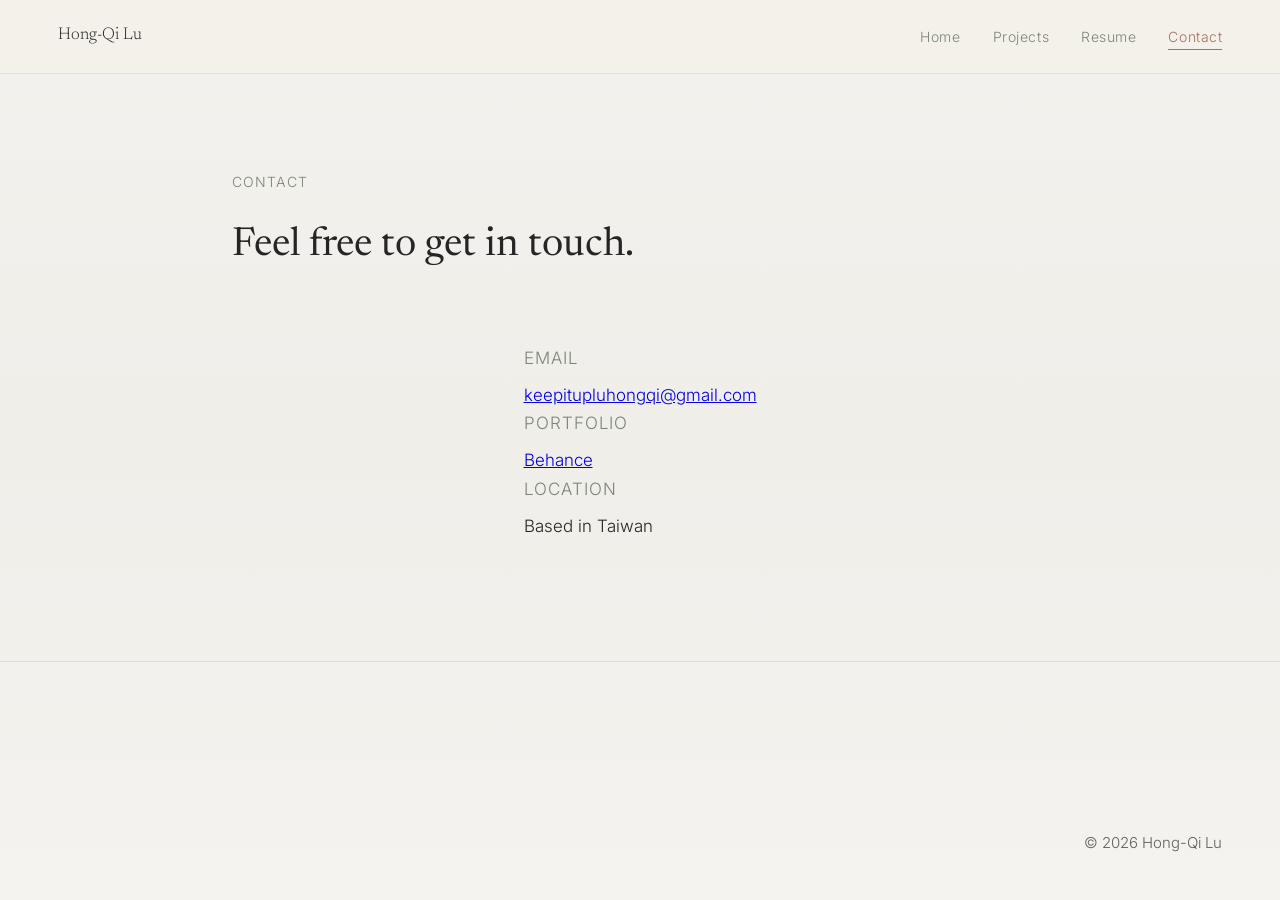
<file: contact.html>
<!DOCTYPE html>
<html lang="zh-Hant">
<head>
<meta charset="UTF-8">
<meta name="viewport" content="width=device-width, initial-scale=1.0">
<title>Contact — Hong-Qi Lu</title>
<link rel="preconnect" href="https://fonts.googleapis.com">
<link rel="preconnect" href="https://fonts.gstatic.com" crossorigin>
<link href="https://fonts.googleapis.com/css2?family=Newsreader:ital,opsz,wght@0,6..72,300;0,6..72,400;0,6..72,500;1,6..72,400&family=Inter:wght@300;400;500&display=swap" rel="stylesheet">
<link rel="stylesheet" href="style.css">
</head>
<body>

<nav class="site-nav">
  <div class="wrap">
    <a href="index.html" class="nav-name">Hong-Qi Lu</a>
    <ul>
      <li><a href="index.html" class="nav-link">Home</a></li>
      <li><a href="projects.html" class="nav-link">Projects</a></li>
      <li><a href="resume.html" class="nav-link">Resume</a></li>
      <li><a href="contact.html" class="nav-link active">Contact</a></li>
    </ul>
  </div>
</nav>

<header class="contact-hero">
  <div class="wrap">
    <p class="eyebrow">Contact</p>
    <h1>Feel free to get in touch.</h1>
  </div>
</header>

<section class="contact-list">
  <div class="wrap">
    <div>
      <p class="footer-label">Email</p>
      <a href="mailto:keepitupluhongqi@gmail.com">keepitupluhongqi@gmail.com</a>
    </div>
    <div>
      <p class="footer-label">Portfolio</p>
      <a href="https://www.behance.net/gallery/245533951/BENSON_PORTFOLIO" target="_blank" rel="noopener">Behance</a>
    </div>
    <div>
      <p class="footer-label">Location</p>
      <p>Based in Taiwan</p>
    </div>
  </div>
</section>

<footer class="site-footer">
  <div class="wrap">
    <p class="footer-note">© 2026 Hong-Qi Lu</p>
  </div>
</footer>

</body>
</html>
</file>
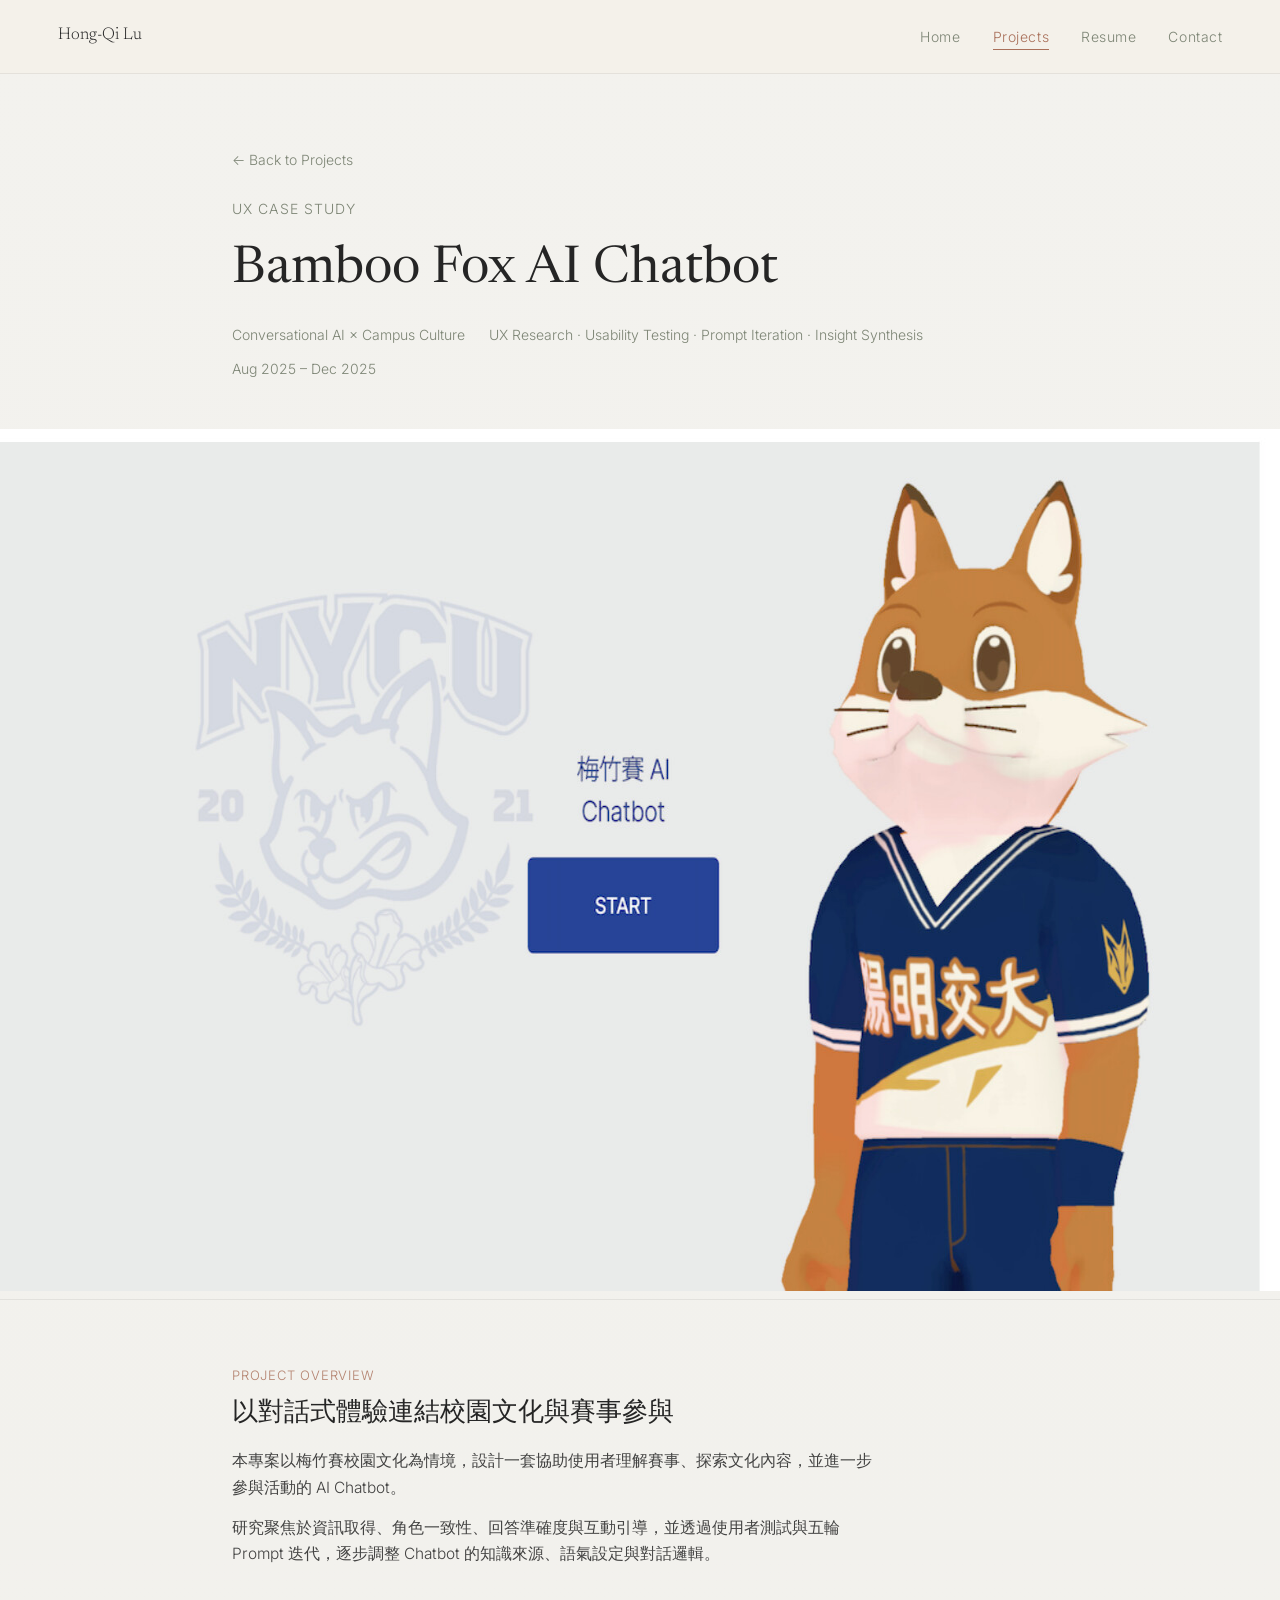
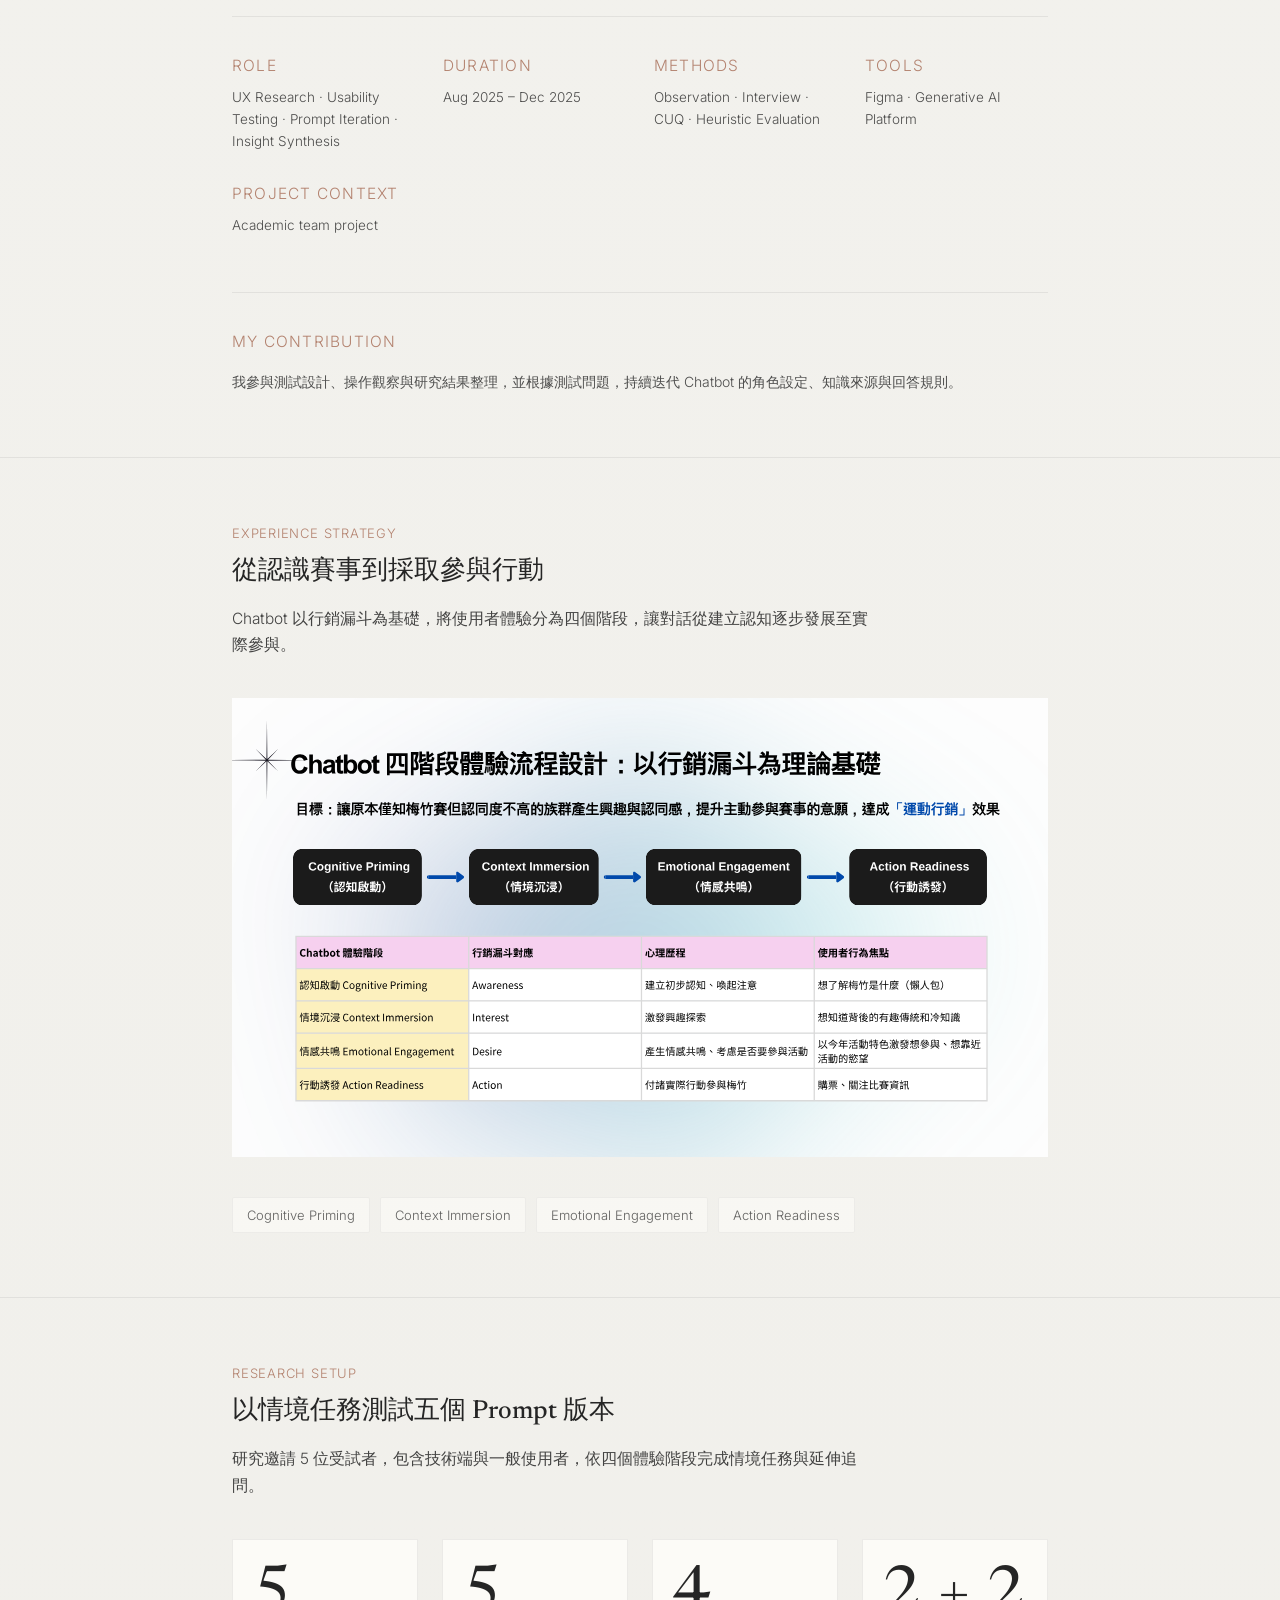
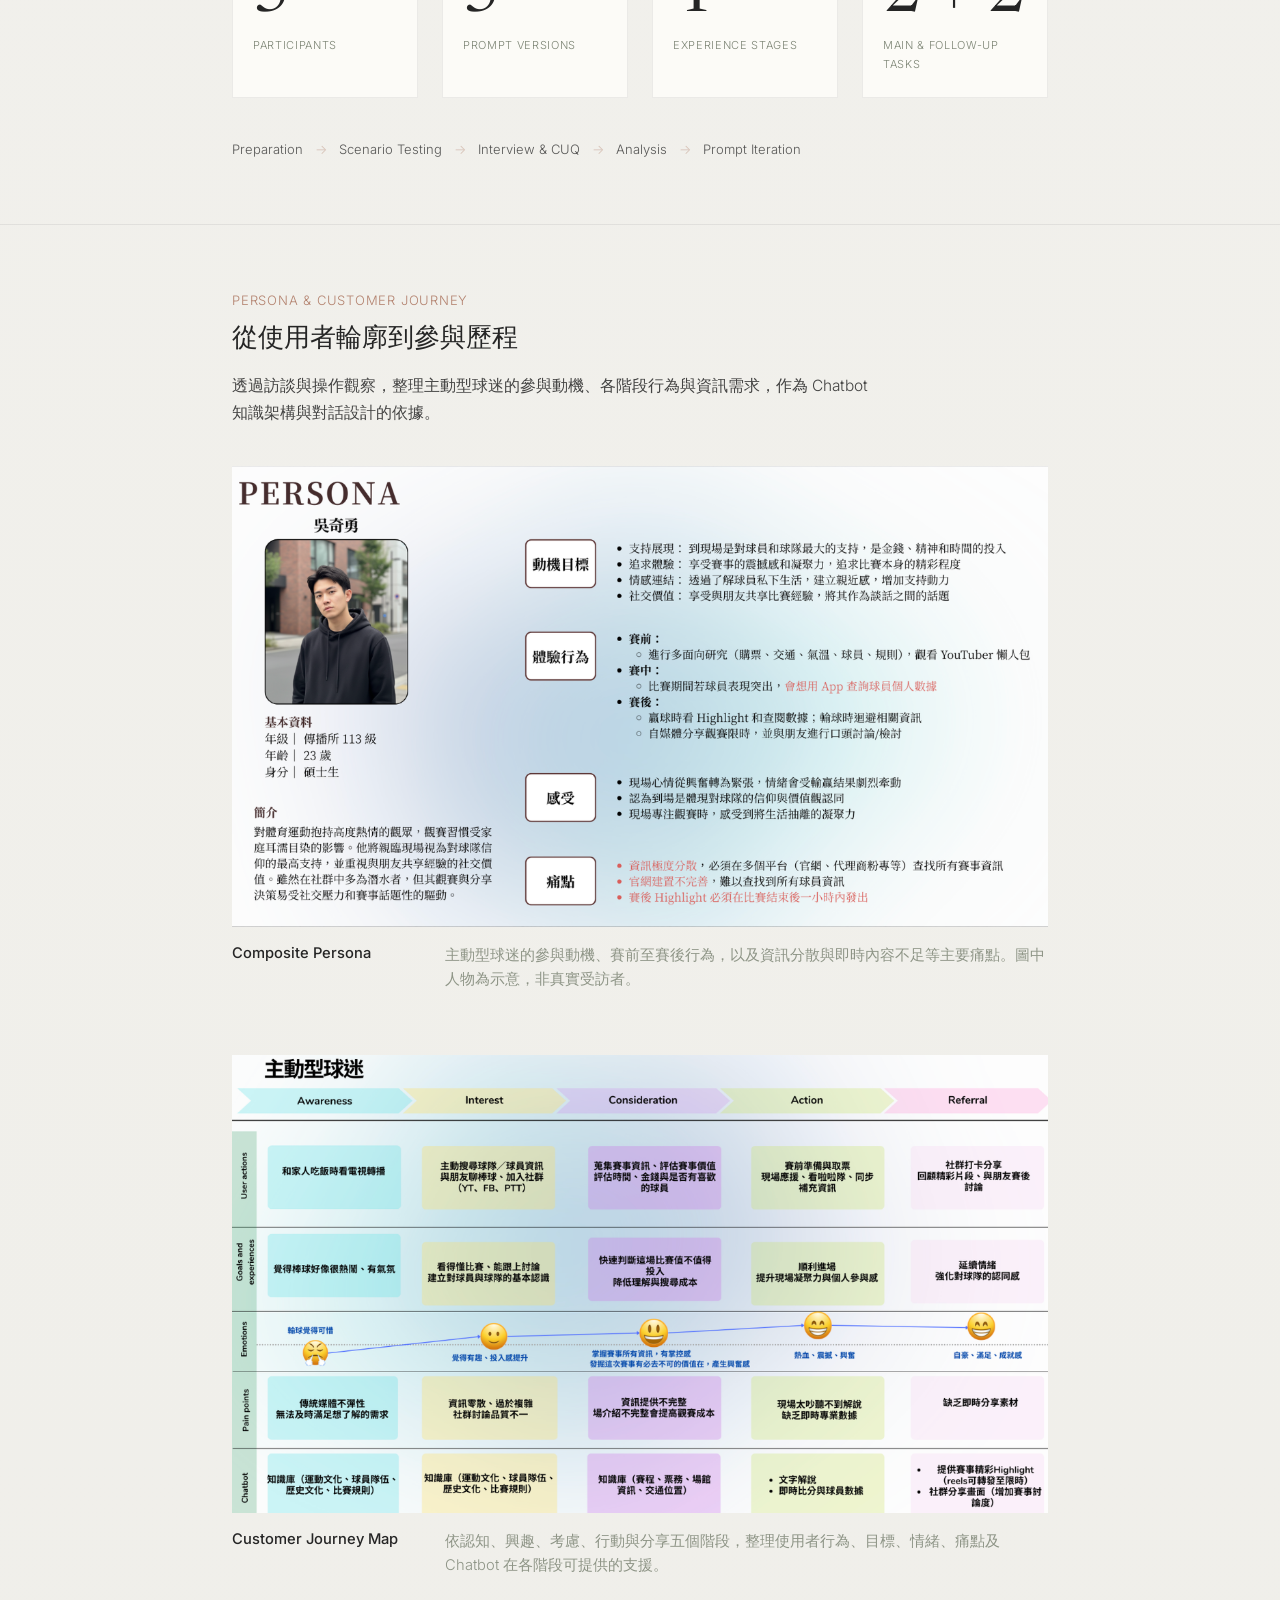
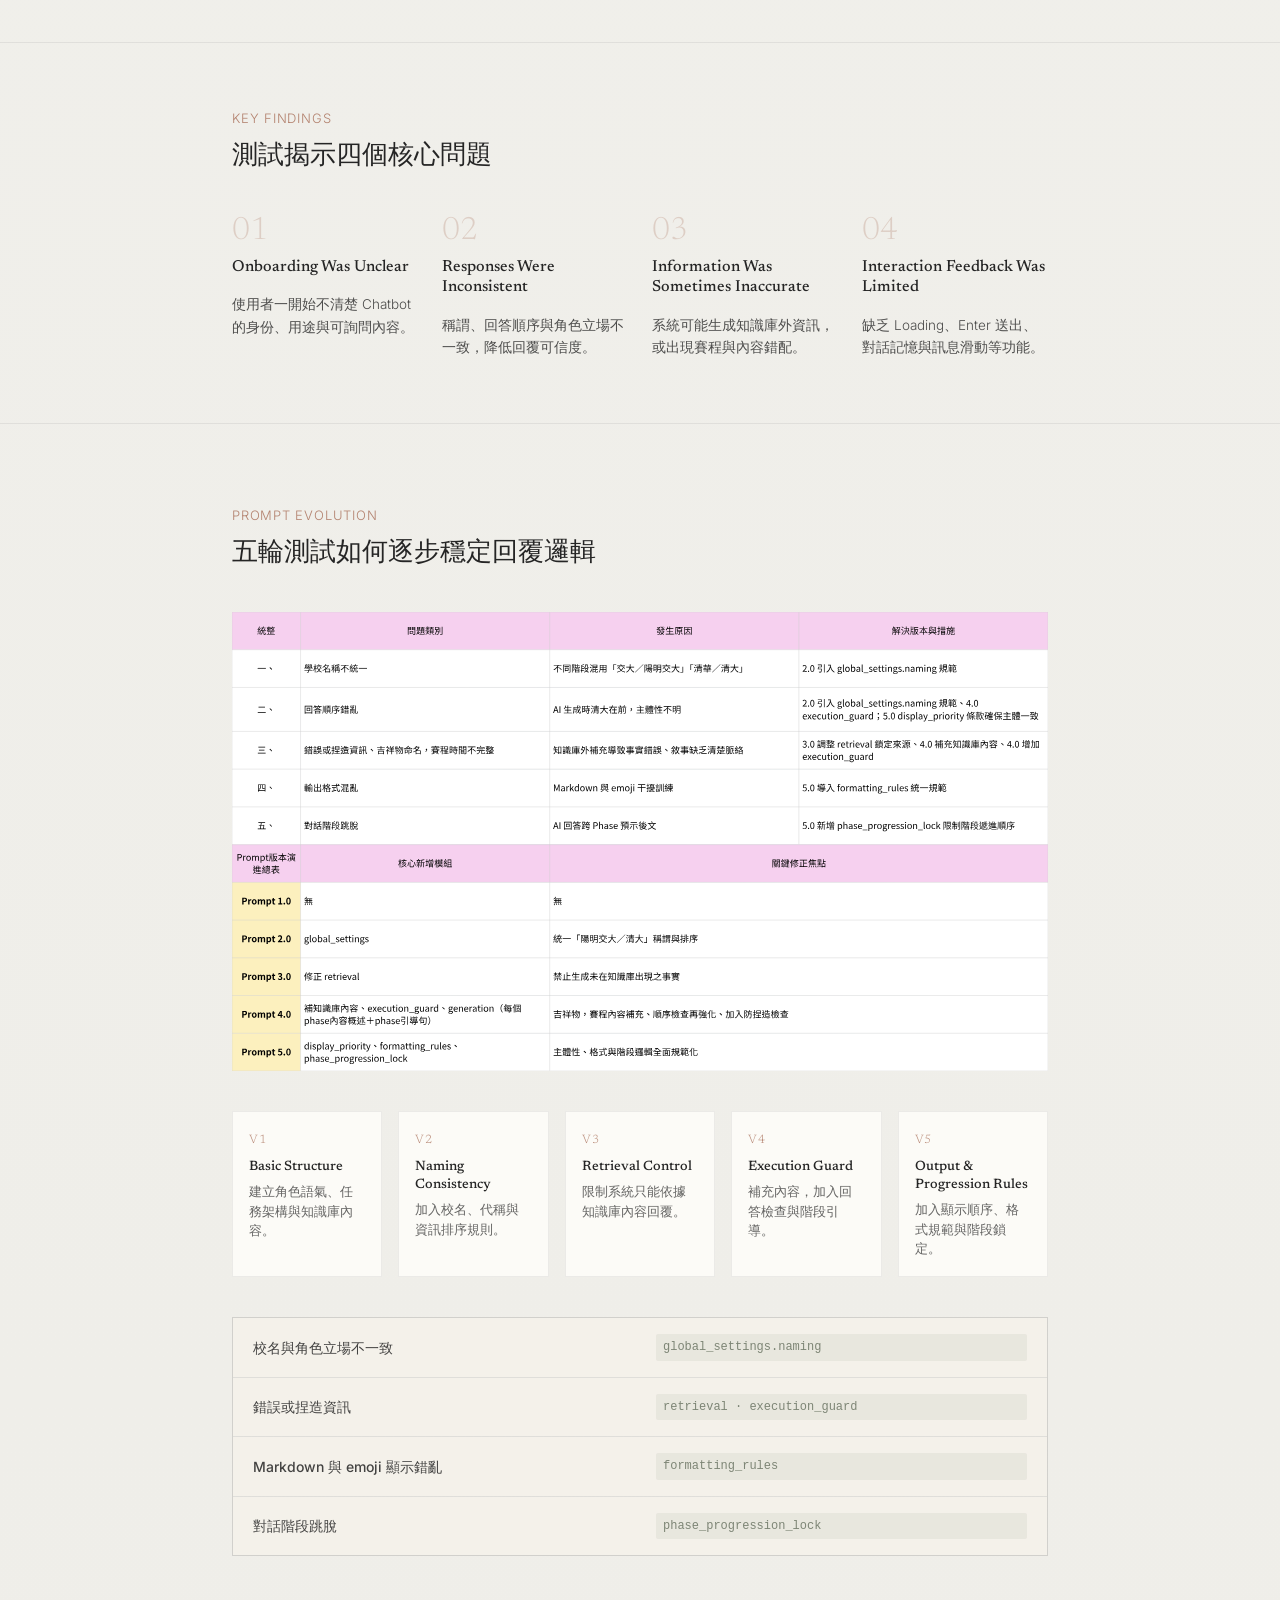
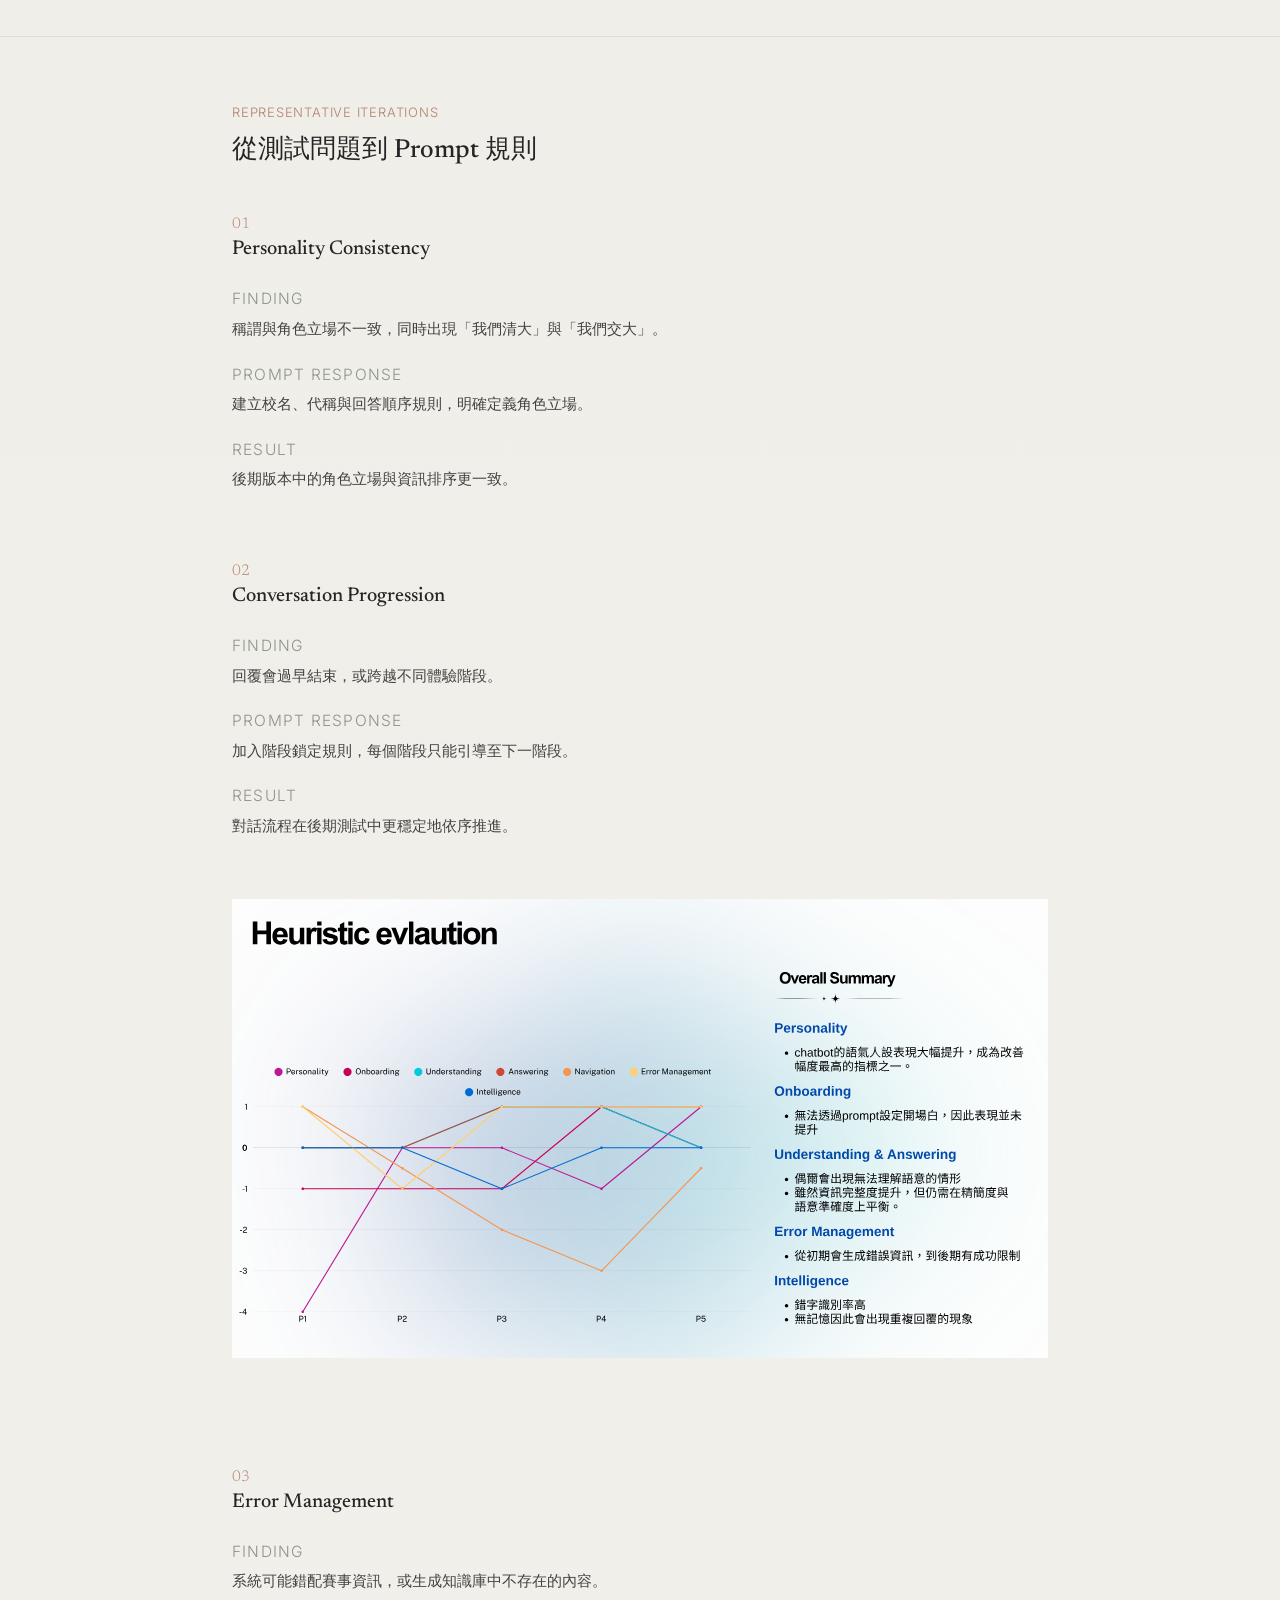
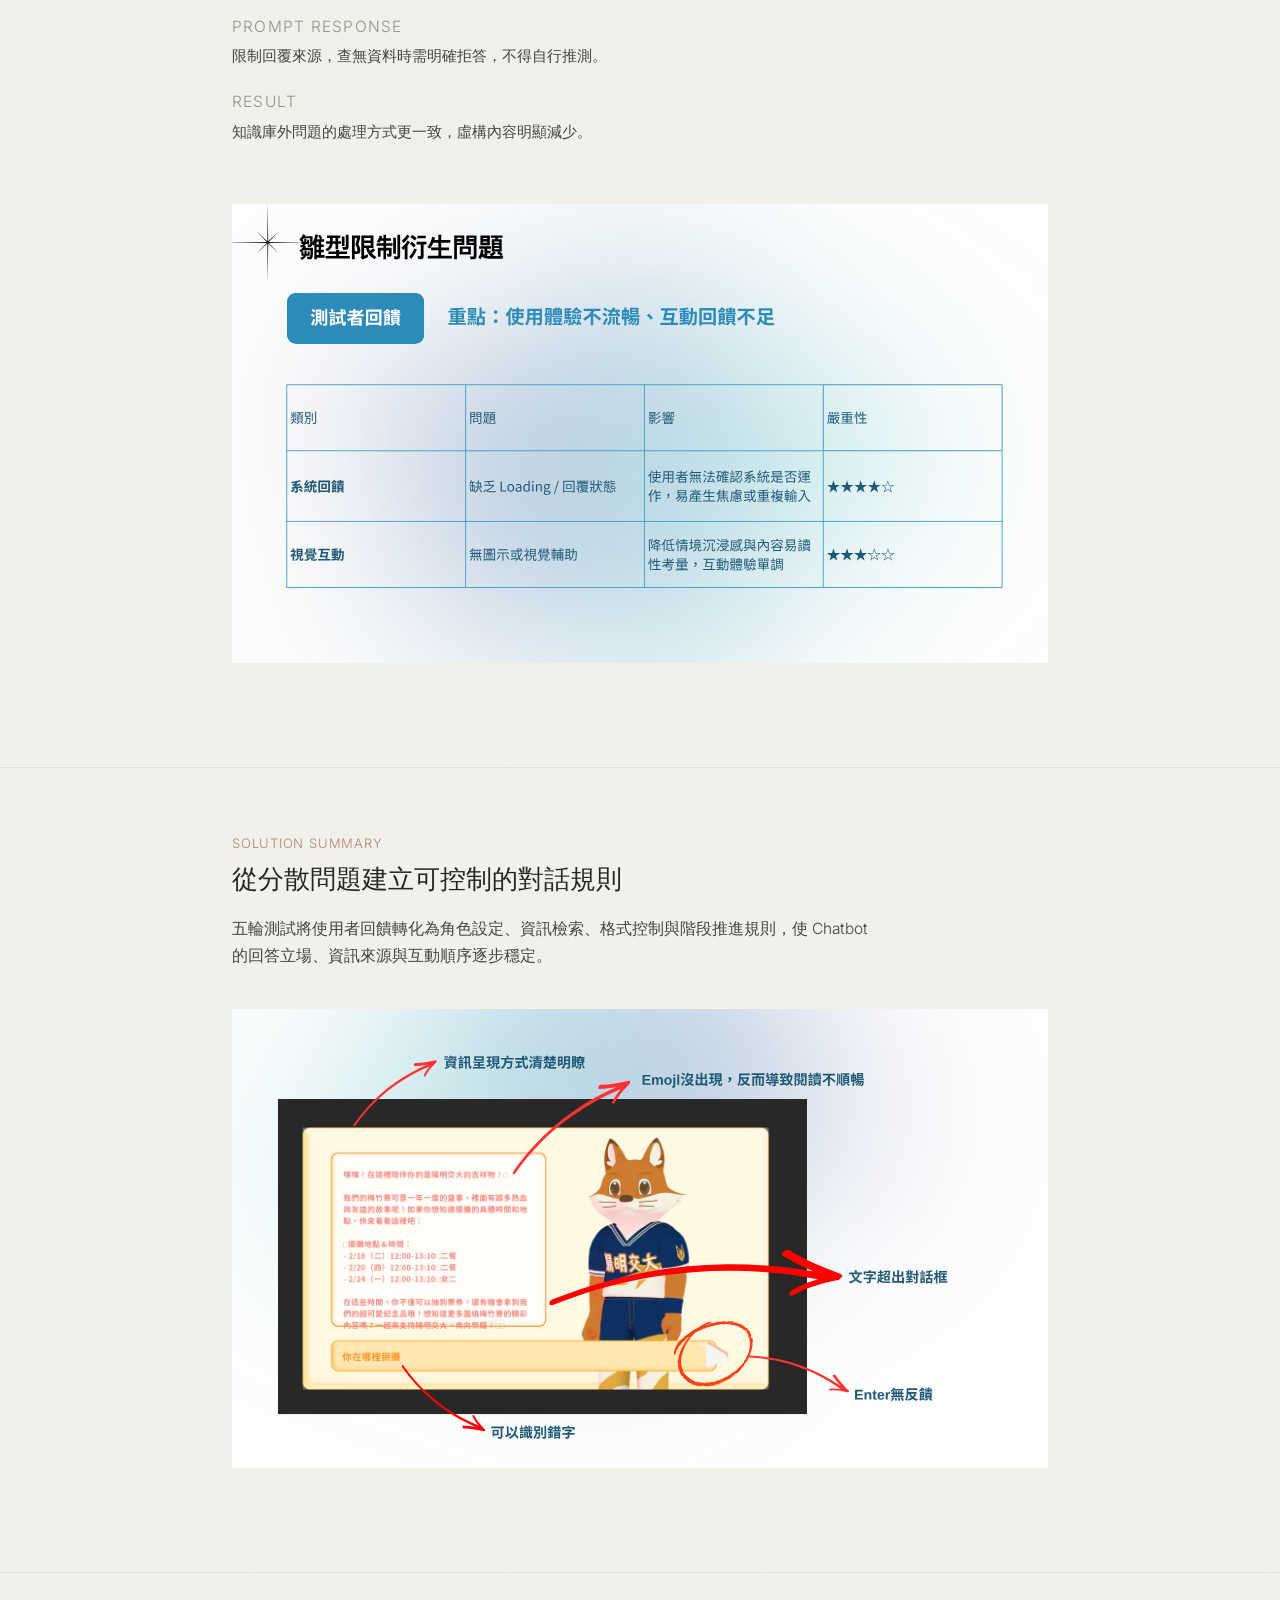
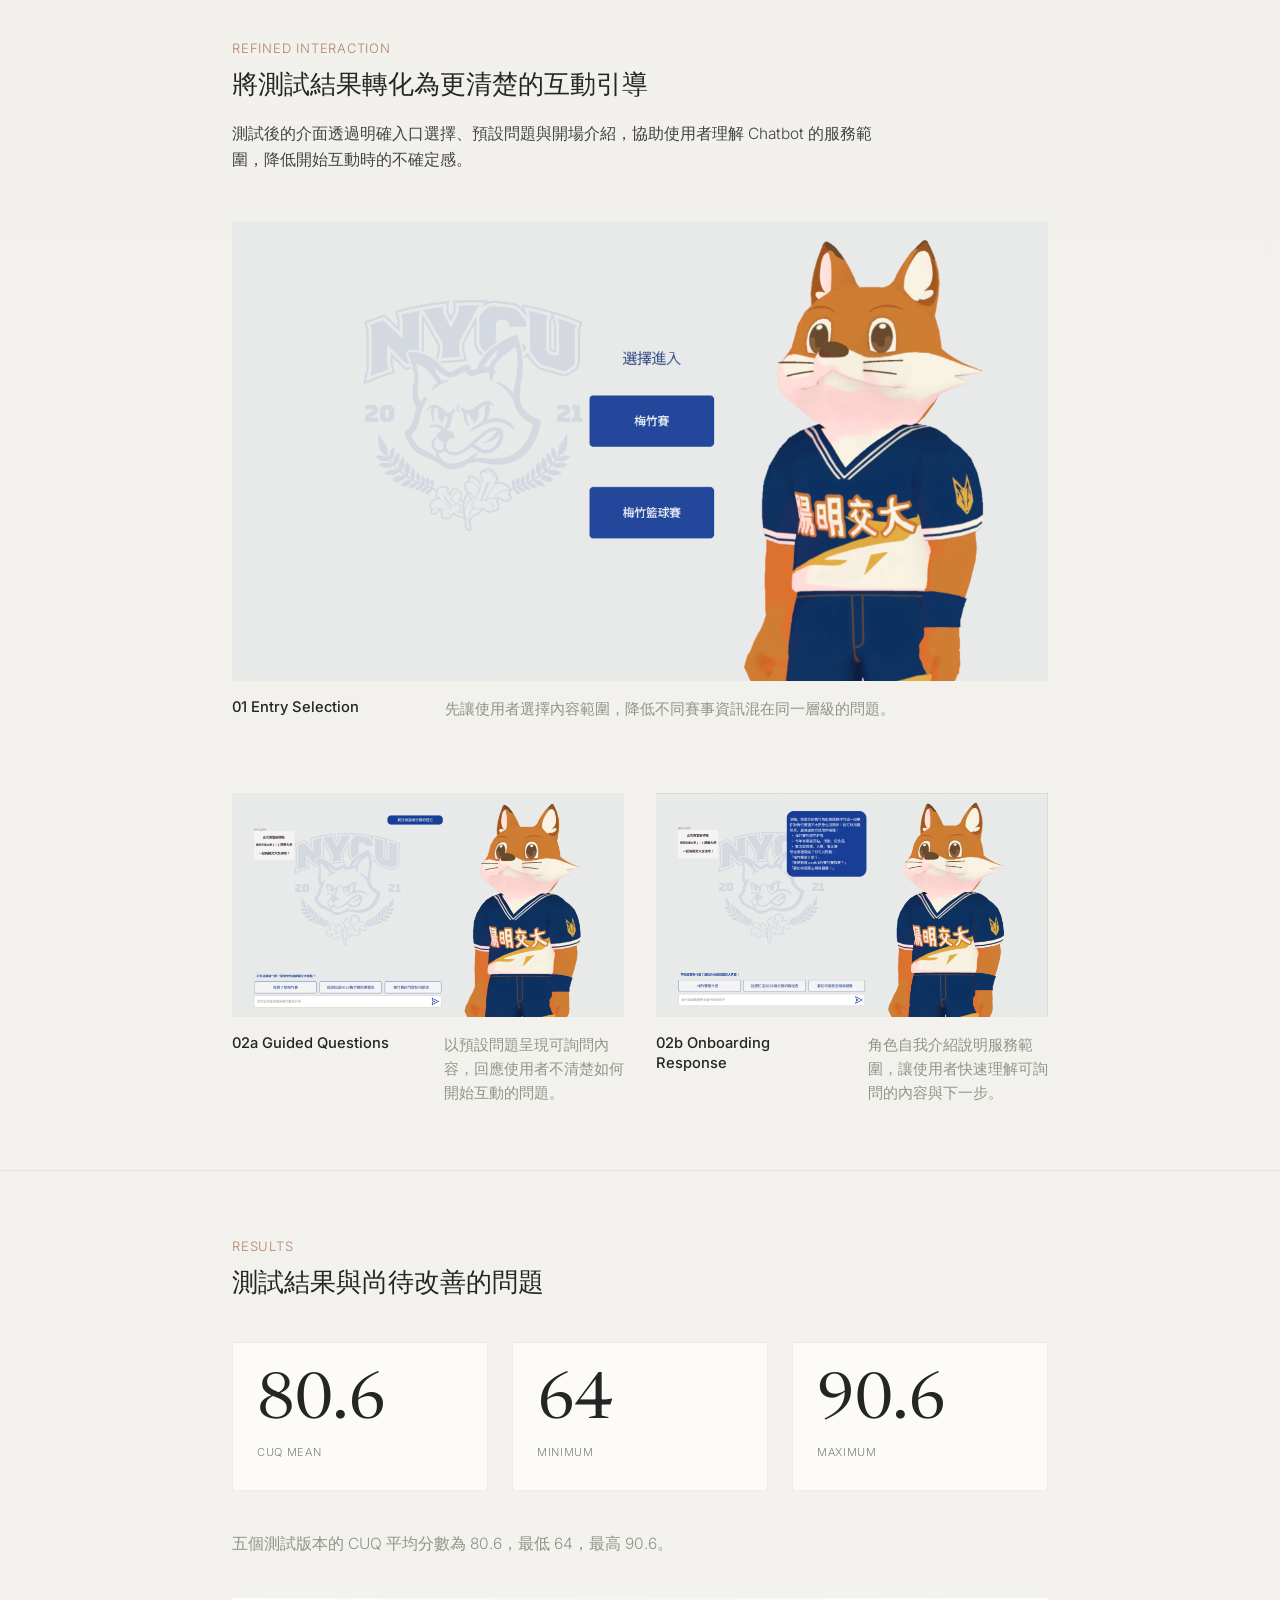
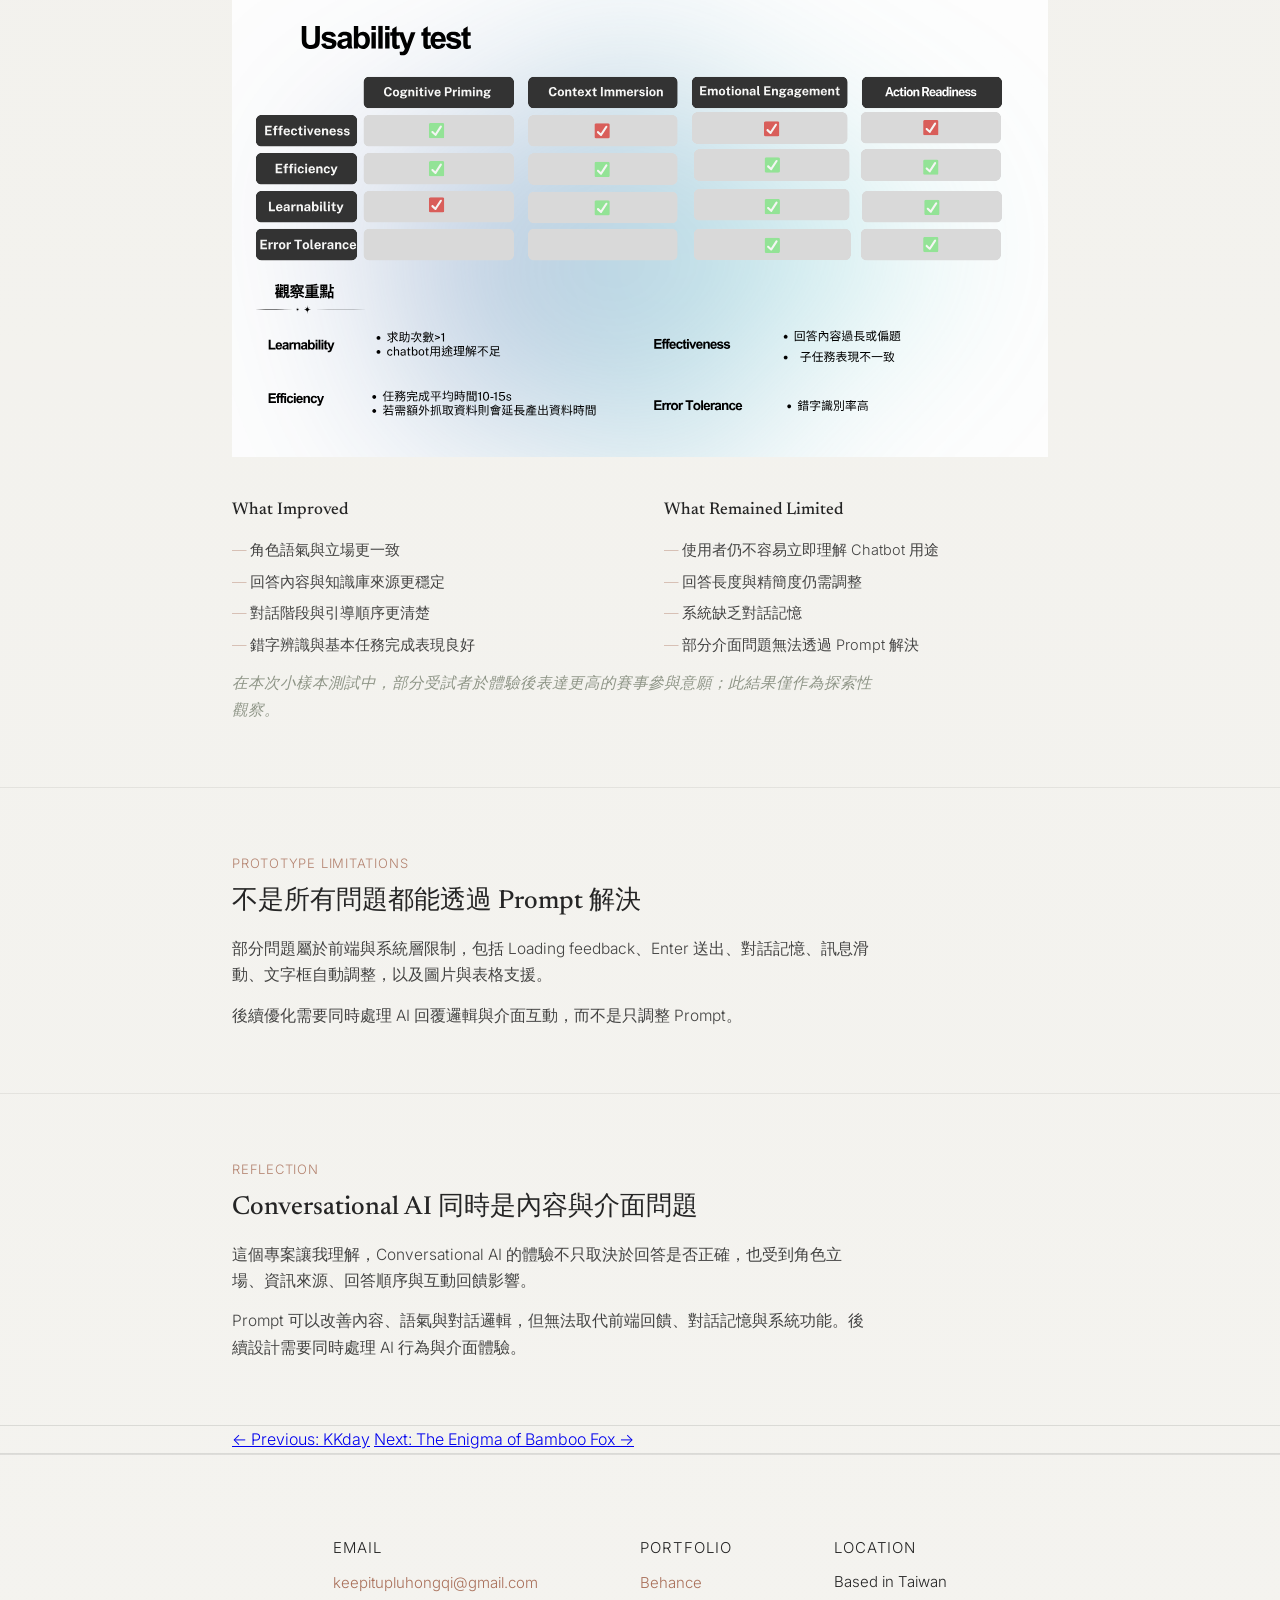
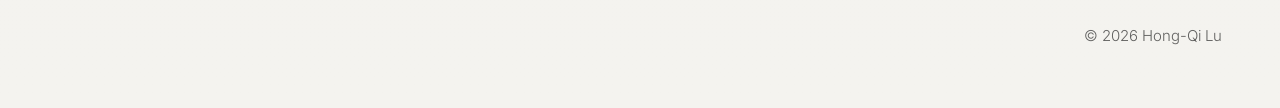
<file: project-bamboofox-chatbot.html>
<!DOCTYPE html>
<html lang="zh-Hant">
<head>
<meta charset="UTF-8">
<meta name="viewport" content="width=device-width, initial-scale=1.0">
<title>Bamboo Fox AI Chatbot — Hong-Qi Lu</title>
<meta name="description" content="Bamboo Fox AI Chatbot UX case study by Hong-Qi Lu, covering usability testing, five rounds of prompt iteration, error management, and conversational AI design.">
<meta property="og:title" content="Bamboo Fox AI Chatbot — Hong-Qi Lu">
<meta property="og:description" content="A UX case study exploring usability testing, prompt iteration, and conversational AI design for a campus culture chatbot.">
<meta property="og:type" content="website">
<meta property="og:image" content="assets/bamboofox-chatbot/bamboofox-chatbot-cover.png">
<meta name="twitter:card" content="summary_large_image">
<link rel="preconnect" href="https://fonts.googleapis.com">
<link rel="preconnect" href="https://fonts.gstatic.com" crossorigin>
<link href="https://fonts.googleapis.com/css2?family=Newsreader:ital,opsz,wght@0,6..72,300;0,6..72,400;0,6..72,500;1,6..72,400&family=Inter:wght@300;400;500&display=swap" rel="stylesheet">
<link rel="stylesheet" href="style.css">
</head>
<body>

<!-- Navigation -->
<nav class="site-nav">
  <div class="wrap">
    <a href="index.html" class="nav-name">Hong-Qi Lu</a>
    <ul>
      <li><a href="index.html" class="nav-link">Home</a></li>
      <li><a href="projects.html" class="nav-link active" aria-current="page">Projects</a></li>
      <li><a href="resume.html" class="nav-link">Resume</a></li>
      <li><a href="contact.html" class="nav-link">Contact</a></li>
    </ul>
  </div>
</nav>

<!-- Project Header -->
<header class="site-header compact">
  <div class="wrap">
    <a href="projects.html" class="back-link">← Back to Projects</a>
    <p class="eyebrow">UX CASE STUDY</p>
    <h1>Bamboo Fox AI Chatbot</h1>
    <div class="project-meta">
      <span>Conversational AI × Campus Culture</span>
      <span>UX Research · Usability Testing · Prompt Iteration · Insight Synthesis</span>
      <span>Aug 2025 – Dec 2025</span>
    </div>
  </div>
</header>

<!-- Full-width Hero -->
<section class="project-hero-image">
  <img
    src="assets/bamboofox-chatbot/bamboofox-chatbot-cover.png"
    alt="梅竹賽 Bamboo Fox AI Chatbot 首頁，以竹狐角色與 START 按鈕引導使用者進入對話"
    width="1562"
    height="862"
  >
</section>

<!-- 1. Project Overview -->
<section class="case-section">
  <div class="wrap">
    <p class="case-label">Project Overview</p>
    <h2>以對話式體驗連結校園文化與賽事參與</h2>
    <p>本專案以梅竹賽校園文化為情境，設計一套協助使用者理解賽事、探索文化內容，並進一步參與活動的 AI Chatbot。</p>
    <p class="paragraph-spaced">研究聚焦於資訊取得、角色一致性、回答準確度與互動引導，並透過使用者測試與五輪 Prompt 迭代，逐步調整 Chatbot 的知識來源、語氣設定與對話邏輯。</p>
    <div class="meta-grid">
      <div class="meta-item">
        <p class="meta-label">Role</p>
        <p>UX Research · Usability Testing · Prompt Iteration · Insight Synthesis</p>
      </div>
      <div class="meta-item">
        <p class="meta-label">Duration</p>
        <p>Aug 2025 – Dec 2025</p>
      </div>
      <div class="meta-item">
        <p class="meta-label">Methods</p>
        <p>Observation · Interview · CUQ · Heuristic Evaluation</p>
      </div>
      <div class="meta-item">
        <p class="meta-label">Tools</p>
        <p>Figma · Generative AI Platform</p>
      </div>
      <div class="meta-item">
        <p class="meta-label">Project Context</p>
        <p>Academic team project</p>
      </div>
    </div>
    <div class="contribution-note">
      <p class="meta-label">My Contribution</p>
      <p>我參與測試設計、操作觀察與研究結果整理，並根據測試問題，持續迭代 Chatbot 的角色設定、知識來源與回答規則。</p>
    </div>
  </div>
</section>

<!-- 2. Experience Strategy -->
<section class="case-section">
  <div class="wrap">
    <p class="case-label">Experience Strategy</p>
    <h2>從認識賽事到採取參與行動</h2>
    <p>Chatbot 以行銷漏斗為基礎，將使用者體驗分為四個階段，讓對話從建立認知逐步發展至實際參與。</p>
    <figure class="case-image case-image--spaced">
      <img
        src="assets/bamboofox-chatbot/bamboofox-experience-strategy.svg"
        alt="Bamboo Fox AI Chatbot 四階段體驗策略：Cognitive Priming、Context Immersion、Emotional Engagement、Action Readiness"
        width="1440"
        height="810"
        loading="lazy"
      >
    </figure>
    <div class="strategy-tags">
      <span>Cognitive Priming</span>
      <span>Context Immersion</span>
      <span>Emotional Engagement</span>
      <span>Action Readiness</span>
    </div>
  </div>
</section>

<!-- 3. Research Setup -->
<section class="case-section">
  <div class="wrap">
    <p class="case-label">Research Setup</p>
    <h2>以情境任務測試五個 Prompt 版本</h2>
    <p>研究邀請 5 位受試者，包含技術端與一般使用者，依四個體驗階段完成情境任務與延伸追問。</p>
    <div class="research-stats">
      <div>
        <strong>5</strong>
        <span>Participants</span>
      </div>
      <div>
        <strong>5</strong>
        <span>Prompt Versions</span>
      </div>
      <div>
        <strong>4</strong>
        <span>Experience Stages</span>
      </div>
      <div>
        <strong>2 + 2</strong>
        <span>Main &amp; Follow-up Tasks</span>
      </div>
    </div>
    <div class="research-flow">
      <span>Preparation</span>
      <span>Scenario Testing</span>
      <span>Interview &amp; CUQ</span>
      <span>Analysis</span>
      <span>Prompt Iteration</span>
    </div>
  </div>
</section>

<!-- 4. Persona & Customer Journey -->
<section class="case-section">
  <div class="wrap">
    <p class="case-label">Persona &amp; Customer Journey</p>
    <h2>從使用者輪廓到參與歷程</h2>
    <p>透過訪談與操作觀察，整理主動型球迷的參與動機、各階段行為與資訊需求，作為 Chatbot 知識架構與對話設計的依據。</p>
    <div class="analysis-image-list">
      <figure class="analysis-figure">
        <img
          src="assets/bamboofox-chatbot/bamboofox-persona.png"
          alt="Composite Persona — 主動型球迷，整理參與動機、賽前至賽後行為、感受與資訊痛點（圖為示意人物，非真實受訪者）"
          loading="lazy"
        >
        <figcaption>
          <strong>Composite Persona</strong>
          <span>主動型球迷的參與動機、賽前至賽後行為，以及資訊分散與即時內容不足等主要痛點。圖中人物為示意，非真實受訪者。</span>
        </figcaption>
      </figure>
      <figure class="analysis-figure">
        <img
          src="assets/bamboofox-chatbot/bamboofox-customer-journey-map.png"
          alt="主動型球迷從 Awareness、Interest、Consideration、Action 到 Referral 的顧客旅程，包含使用者行為、目標、情緒、痛點及 Chatbot 支援"
          loading="lazy"
        >
        <figcaption>
          <strong>Customer Journey Map</strong>
          <span>依認知、興趣、考慮、行動與分享五個階段，整理使用者行為、目標、情緒、痛點及 Chatbot 在各階段可提供的支援。</span>
        </figcaption>
      </figure>
    </div>
  </div>
</section>

<!-- 5. Key Findings -->
<section class="case-section">
  <div class="wrap">
    <p class="case-label">Key Findings</p>
    <h2>測試揭示四個核心問題</h2>
    <div class="findings-grid findings-grid--four">
      <article class="finding-card">
        <span class="finding-num">01</span>
        <h3>Onboarding Was Unclear</h3>
        <p>使用者一開始不清楚 Chatbot 的身份、用途與可詢問內容。</p>
      </article>
      <article class="finding-card">
        <span class="finding-num">02</span>
        <h3>Responses Were Inconsistent</h3>
        <p>稱謂、回答順序與角色立場不一致，降低回覆可信度。</p>
      </article>
      <article class="finding-card">
        <span class="finding-num">03</span>
        <h3>Information Was Sometimes Inaccurate</h3>
        <p>系統可能生成知識庫外資訊，或出現賽程與內容錯配。</p>
      </article>
      <article class="finding-card">
        <span class="finding-num">04</span>
        <h3>Interaction Feedback Was Limited</h3>
        <p>缺乏 Loading、Enter 送出、對話記憶與訊息滑動等功能。</p>
      </article>
    </div>
  </div>
</section>

<!-- 6. Prompt Evolution -->
<section class="case-section prompt-evolution">
  <div class="wrap">
    <p class="case-label">Prompt Evolution</p>
    <h2>五輪測試如何逐步穩定回覆邏輯</h2>
    <figure class="case-image case-image--spaced">
      <img
        src="assets/bamboofox-chatbot/bamboofox-prompt-evolution.svg"
        alt="Bamboo Fox AI Chatbot 從 Prompt 1.0 至 Prompt 5.0 的版本演進與每輪主要調整"
        width="1440"
        height="810"
        loading="lazy"
      >
    </figure>
    <div class="version-timeline">
      <article>
        <span>V1</span>
        <h3>Basic Structure</h3>
        <p>建立角色語氣、任務架構與知識庫內容。</p>
      </article>
      <article>
        <span>V2</span>
        <h3>Naming Consistency</h3>
        <p>加入校名、代稱與資訊排序規則。</p>
      </article>
      <article>
        <span>V3</span>
        <h3>Retrieval Control</h3>
        <p>限制系統只能依據知識庫內容回覆。</p>
      </article>
      <article>
        <span>V4</span>
        <h3>Execution Guard</h3>
        <p>補充內容，加入回答檢查與階段引導。</p>
      </article>
      <article>
        <span>V5</span>
        <h3>Output &amp; Progression Rules</h3>
        <p>加入顯示順序、格式規範與階段鎖定。</p>
      </article>
    </div>
    <div class="issue-response-table">
      <div>
        <strong>校名與角色立場不一致</strong>
        <code>global_settings.naming</code>
      </div>
      <div>
        <strong>錯誤或捏造資訊</strong>
        <code>retrieval · execution_guard</code>
      </div>
      <div>
        <strong>Markdown 與 emoji 顯示錯亂</strong>
        <code>formatting_rules</code>
      </div>
      <div>
        <strong>對話階段跳脫</strong>
        <code>phase_progression_lock</code>
      </div>
    </div>
  </div>
</section>

<!-- 7. Representative Iterations -->
<section class="case-section">
  <div class="wrap">
    <p class="case-label">Representative Iterations</p>
    <h2>從測試問題到 Prompt 規則</h2>
    <div class="iteration-list">

      <article class="iteration-item">
        <div class="iteration-copy">
          <p class="iteration-number">01</p>
          <h3>Personality Consistency</h3>
          <p class="iteration-label">Finding</p>
          <p>稱謂與角色立場不一致，同時出現「我們清大」與「我們交大」。</p>
          <p class="iteration-label">Prompt Response</p>
          <p>建立校名、代稱與回答順序規則，明確定義角色立場。</p>
          <p class="iteration-label">Result</p>
          <p>後期版本中的角色立場與資訊排序更一致。</p>
        </div>
      </article>

      <article class="iteration-item">
        <div class="iteration-copy">
          <p class="iteration-number">02</p>
          <h3>Conversation Progression</h3>
          <p class="iteration-label">Finding</p>
          <p>回覆會過早結束，或跨越不同體驗階段。</p>
          <p class="iteration-label">Prompt Response</p>
          <p>加入階段鎖定規則，每個階段只能引導至下一階段。</p>
          <p class="iteration-label">Result</p>
          <p>對話流程在後期測試中更穩定地依序推進。</p>
        </div>
        <figure class="case-image case-image--spaced">
          <img
            src="assets/bamboofox-chatbot/bamboofox-conversation-progression.svg"
            alt="Bamboo Fox AI Chatbot 對話階段推進規則與修正前後比較"
            width="1440"
            height="810"
            loading="lazy"
          >
        </figure>
      </article>

      <article class="iteration-item">
        <div class="iteration-copy">
          <p class="iteration-number">03</p>
          <h3>Error Management</h3>
          <p class="iteration-label">Finding</p>
          <p>系統可能錯配賽事資訊，或生成知識庫中不存在的內容。</p>
          <p class="iteration-label">Prompt Response</p>
          <p>限制回覆來源，查無資料時需明確拒答，不得自行推測。</p>
          <p class="iteration-label">Result</p>
          <p>知識庫外問題的處理方式更一致，虛構內容明顯減少。</p>
        </div>
        <figure class="case-image case-image--spaced">
          <img
            src="assets/bamboofox-chatbot/bamboofox-error-management.svg"
            alt="Bamboo Fox AI Chatbot 錯誤生成與輸出格式修正規則"
            width="1440"
            height="810"
            loading="lazy"
          >
        </figure>
      </article>

    </div>
  </div>
</section>

<!-- 8. Solution Summary -->
<section class="case-section solution-summary">
  <div class="wrap">
    <p class="case-label">Solution Summary</p>
    <h2>從分散問題建立可控制的對話規則</h2>
    <p>五輪測試將使用者回饋轉化為角色設定、資訊檢索、格式控制與階段推進規則，使 Chatbot 的回答立場、資訊來源與互動順序逐步穩定。</p>
    <figure class="case-image case-image--spaced">
      <img
        src="assets/bamboofox-chatbot/bamboofox-evaluation-summary.svg"
        alt="Bamboo Fox AI Chatbot 評估摘要：整理每輪 Prompt 修正方向、主要問題對應規則與最終評估結果"
        width="1440"
        height="810"
        loading="lazy"
      >
    </figure>
  </div>
</section>

<!-- 9. Refined Interaction -->
<section class="case-section refined-interaction">
  <div class="wrap">
    <p class="case-label">Refined Interaction</p>
    <h2>將測試結果轉化為更清楚的互動引導</h2>
    <p>測試後的介面透過明確入口選擇、預設問題與開場介紹，協助使用者理解 Chatbot 的服務範圍，降低開始互動時的不確定感。</p>

    <div class="interaction-sequence">

      <figure class="interaction-figure interaction-figure--full">
        <img
          src="assets/bamboofox-chatbot/bamboofox-entry-selection.png"
          alt="Bamboo Fox AI Chatbot 入口選擇畫面，提供梅竹賽與梅竹籃球賽兩種進入選項"
          width="1194"
          height="672"
          loading="lazy"
        >
        <figcaption>
          <strong>01 Entry Selection</strong>
          <span>先讓使用者選擇內容範圍，降低不同賽事資訊混在同一層級的問題。</span>
        </figcaption>
      </figure>

      <div class="guided-onboarding-pair">
        <figure class="interaction-figure">
          <img
            src="assets/bamboofox-chatbot/bamboofox-guided-questions.png"
            alt="Bamboo Fox AI Chatbot 對話首頁，提供梅竹賽歷史、賽程與票券等預設問題"
            width="1542"
            height="896"
            loading="lazy"
          >
          <figcaption>
            <strong>02a Guided Questions</strong>
            <span>以預設問題呈現可詢問內容，回應使用者不清楚如何開始互動的問題。</span>
          </figcaption>
        </figure>
        <figure class="interaction-figure">
          <img
            src="assets/bamboofox-chatbot/bamboofox-onboarding-response.png"
            alt="Bamboo Fox AI Chatbot 開場介紹，說明角色身份、服務內容與建議詢問方式"
            width="1542"
            height="896"
            loading="lazy"
          >
          <figcaption>
            <strong>02b Onboarding Response</strong>
            <span>角色自我介紹說明服務範圍，讓使用者快速理解可詢問的內容與下一步。</span>
          </figcaption>
        </figure>
      </div>

    </div>
  </div>
</section>

<!-- 10. Results -->
<section class="case-section">
  <div class="wrap">
    <p class="case-label">Results</p>
    <h2>測試結果與尚待改善的問題</h2>
    <div class="result-stats">
      <div>
        <strong>80.6</strong>
        <span>CUQ Mean</span>
      </div>
      <div>
        <strong>64</strong>
        <span>Minimum</span>
      </div>
      <div>
        <strong>90.6</strong>
        <span>Maximum</span>
      </div>
    </div>
    <p class="cuq-context">五個測試版本的 CUQ 平均分數為 80.6，最低 64，最高 90.6。</p>
    <figure class="case-image case-image--spaced">
      <img
        src="assets/bamboofox-chatbot/bamboofox-usability-results.svg"
        alt="Bamboo Fox AI Chatbot 在四個體驗階段中的 Effectiveness、Efficiency、Learnability 與 Error Tolerance 評估結果"
        width="1440"
        height="810"
        loading="lazy"
      >
    </figure>
    <div class="case-grid case-grid--equal results-grid">
      <div>
        <h3>What Improved</h3>
        <ul>
          <li>角色語氣與立場更一致</li>
          <li>回答內容與知識庫來源更穩定</li>
          <li>對話階段與引導順序更清楚</li>
          <li>錯字辨識與基本任務完成表現良好</li>
        </ul>
      </div>
      <div>
        <h3>What Remained Limited</h3>
        <ul>
          <li>使用者仍不容易立即理解 Chatbot 用途</li>
          <li>回答長度與精簡度仍需調整</li>
          <li>系統缺乏對話記憶</li>
          <li>部分介面問題無法透過 Prompt 解決</li>
        </ul>
      </div>
    </div>
    <p class="paragraph-spaced result-note">在本次小樣本測試中，部分受試者於體驗後表達更高的賽事參與意願；此結果僅作為探索性觀察。</p>
  </div>
</section>

<!-- 11. Prototype Limitations -->
<section class="case-section">
  <div class="wrap">
    <p class="case-label">Prototype Limitations</p>
    <h2>不是所有問題都能透過 Prompt 解決</h2>
    <p>部分問題屬於前端與系統層限制，包括 Loading feedback、Enter 送出、對話記憶、訊息滑動、文字框自動調整，以及圖片與表格支援。</p>
    <p class="paragraph-spaced">後續優化需要同時處理 AI 回覆邏輯與介面互動，而不是只調整 Prompt。</p>
  </div>
</section>

<!-- 12. Reflection -->
<section class="case-section">
  <div class="wrap">
    <p class="case-label">Reflection</p>
    <h2>Conversational AI 同時是內容與介面問題</h2>
    <p>這個專案讓我理解，Conversational AI 的體驗不只取決於回答是否正確，也受到角色立場、資訊來源、回答順序與互動回饋影響。</p>
    <p class="paragraph-spaced">Prompt 可以改善內容、語氣與對話邏輯，但無法取代前端回饋、對話記憶與系統功能。後續設計需要同時處理 AI 行為與介面體驗。</p>
  </div>
</section>

<!-- Previous / Next Project -->
<div class="project-nav-footer">
  <div class="wrap">
    <a href="project-kkday.html">← Previous: KKday</a>
    <a href="project-enigma.html">Next: The Enigma of Bamboo Fox →</a>
  </div>
</div>

<!-- Footer -->
<footer class="site-footer">
  <div class="wrap">
    <div class="footer-grid">
      <div>
        <p class="footer-label">Email</p>
        <a href="mailto:keepitupluhongqi@gmail.com">keepitupluhongqi@gmail.com</a>
      </div>
      <div>
        <p class="footer-label">Portfolio</p>
        <a href="https://www.behance.net/gallery/245533951/BENSON_PORTFOLIO" target="_blank" rel="noopener">Behance</a>
      </div>
      <div>
        <p class="footer-label">Location</p>
        <p>Based in Taiwan</p>
      </div>
    </div>
    <p class="footer-note">© 2026 Hong-Qi Lu</p>
  </div>
</footer>

</body>
</html>
</file>
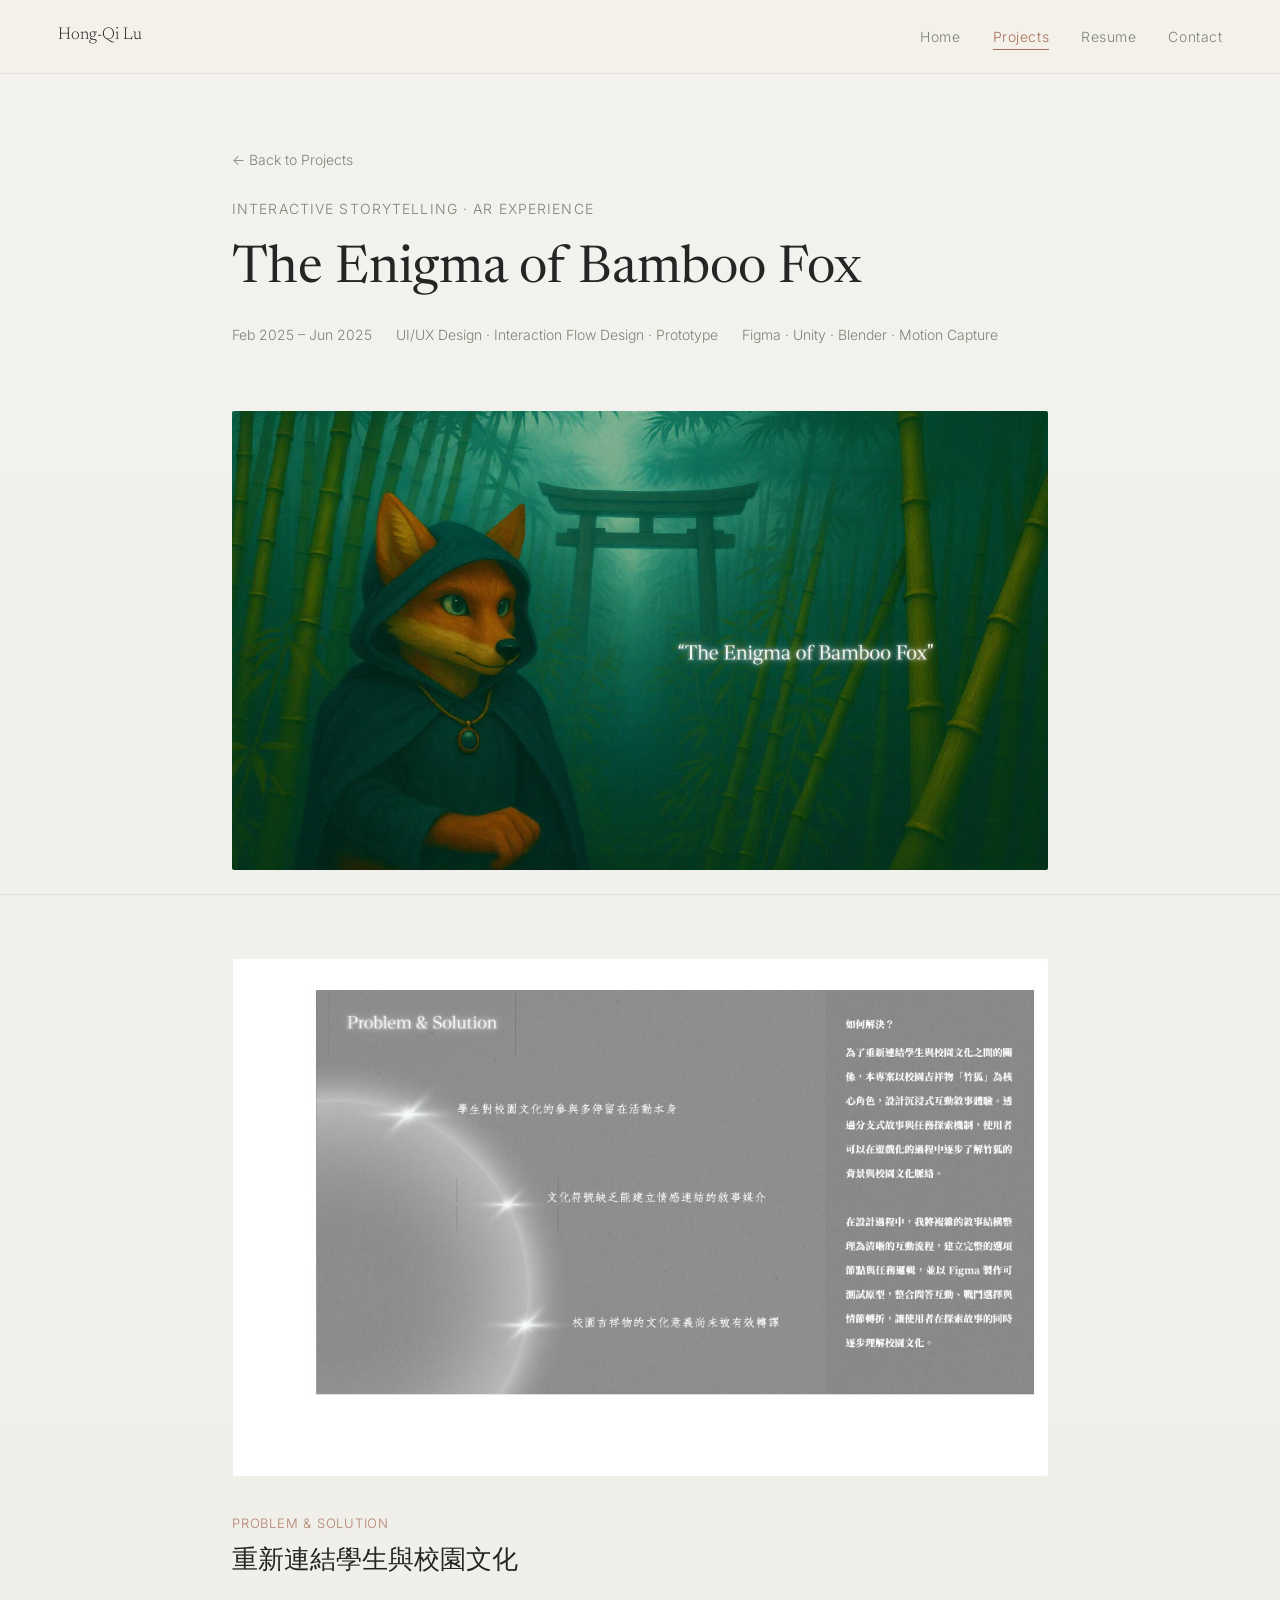
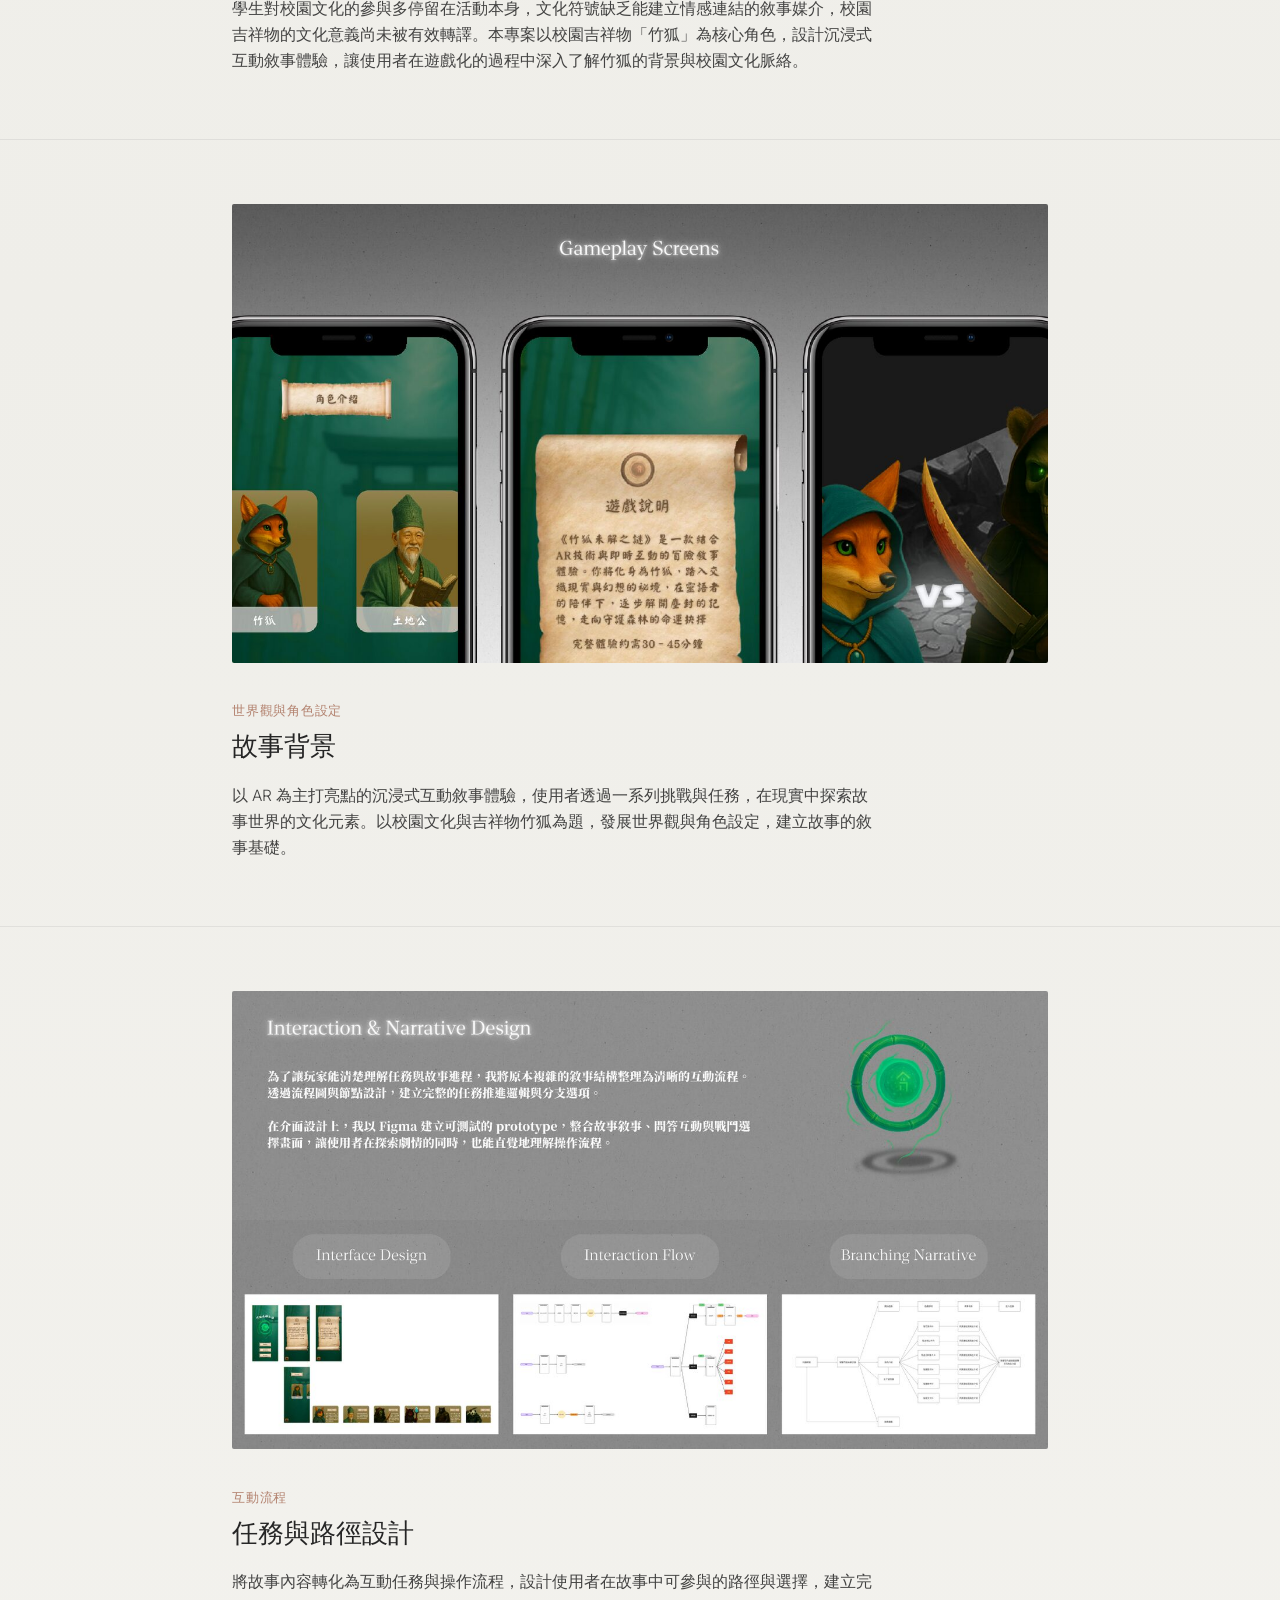
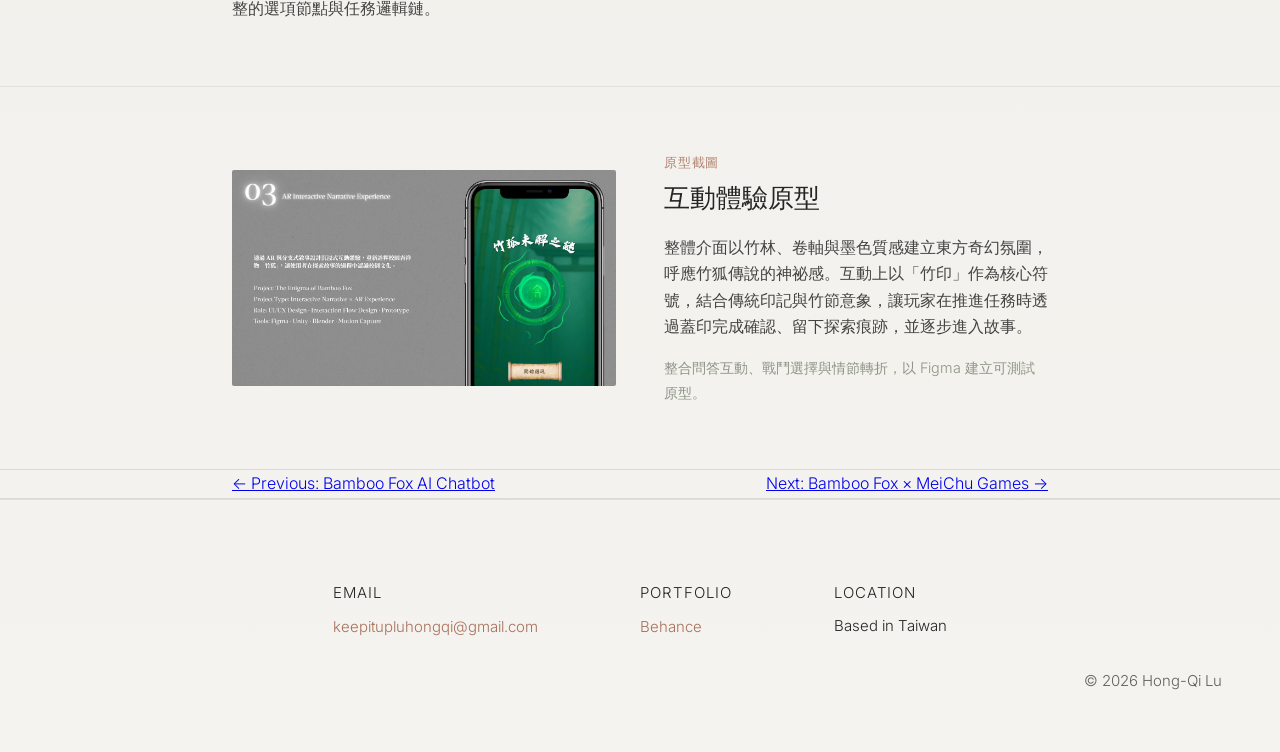
<file: project-enigma.html>
<!DOCTYPE html>
<html lang="zh-Hant">
<head>
<meta charset="UTF-8">
<meta name="viewport" content="width=device-width, initial-scale=1.0">
<title>The Enigma of Bamboo Fox — Hong-Qi Lu</title>
<link rel="preconnect" href="https://fonts.googleapis.com">
<link rel="preconnect" href="https://fonts.gstatic.com" crossorigin>
<link href="https://fonts.googleapis.com/css2?family=Newsreader:ital,opsz,wght@0,6..72,300;0,6..72,400;0,6..72,500;1,6..72,400&family=Inter:wght@300;400;500&display=swap" rel="stylesheet">
<link rel="stylesheet" href="style.css">
</head>
<body>

<nav class="site-nav">
  <div class="wrap">
    <a href="index.html" class="nav-name">Hong-Qi Lu</a>
    <ul>
      <li><a href="index.html" class="nav-link">Home</a></li>
      <li><a href="projects.html" class="nav-link active">Projects</a></li>
      <li><a href="resume.html" class="nav-link">Resume</a></li>
      <li><a href="contact.html" class="nav-link">Contact</a></li>
    </ul>
  </div>
</nav>

<header class="site-header compact">
  <div class="wrap">
    <a href="projects.html" class="back-link">← Back to Projects</a>
    <p class="eyebrow">Interactive Storytelling · AR Experience</p>
    <h1>The Enigma of Bamboo Fox</h1>
    <div class="project-meta">
      <span>Feb 2025 – Jun 2025</span>
      <span>UI/UX Design · Interaction Flow Design · Prototype</span>
      <span>Figma · Unity · Blender · Motion Capture</span>
    </div>
  </div>
</header>

<section class="work">
  <div class="wrap">
    <img src="assets/enigma/cover-fox-forest.jpg" alt="竹林中的竹狐角色，The Enigma of Bamboo Fox 主視覺" style="width:100%; border-radius:2px;">
  </div>
</section>

<!-- Problem & Solution -->
<section class="case-section">
  <div class="wrap">
    <img src="assets/enigma/problem-solution.jpg" alt="Problem &amp; Solution — 學生對校園文化參與的斷點分析" style="width:100%; border-radius:2px; margin-bottom:28px;">
    <p class="case-label">Problem &amp; Solution</p>
    <h2>重新連結學生與校園文化</h2>
    <p>學生對校園文化的參與多停留在活動本身，文化符號缺乏能建立情感連結的敘事媒介，校園吉祥物的文化意義尚未被有效轉譯。本專案以校園吉祥物「竹狐」為核心角色，設計沉浸式互動敘事體驗，讓使用者在遊戲化的過程中深入了解竹狐的背景與校園文化脈絡。</p>
  </div>
</section>

<!-- 世界觀與角色 -->
<section class="case-section">
  <div class="wrap">
    <img src="assets/enigma/character-select-gameplay.jpg" alt="遊戲角色選擇與劇情卷軸畫面" style="width:100%; border-radius:2px; margin-bottom:28px;">
    <p class="case-label">世界觀與角色設定</p>
    <h2>故事背景</h2>
    <p>以 AR 為主打亮點的沉浸式互動敘事體驗，使用者透過一系列挑戰與任務，在現實中探索故事世界的文化元素。以校園文化與吉祥物竹狐為題，發展世界觀與角色設定，建立故事的敘事基礎。</p>
  </div>
</section>

<!-- 互動流程 -->
<section class="case-section">
  <div class="wrap">
    <img src="assets/enigma/interaction-narrative-design.jpg" alt="介面設計、互動流程與分支劇情設計" style="width:100%; border-radius:2px; margin-bottom:28px;">
    <p class="case-label">互動流程</p>
    <h2>任務與路徑設計</h2>
    <p>將故事內容轉化為互動任務與操作流程，設計使用者在故事中可參與的路徑與選擇，建立完整的選項節點與任務邏輯鏈。</p>
  </div>
</section>

<!-- 原型截圖（改圖：左畫面，右說明） -->
<section class="case-section">
  <div class="wrap">
    <div style="display:grid; grid-template-columns:1fr 1fr; gap:48px; align-items:center;">
      <img src="assets/enigma/prototype-ar-screen.jpg" alt="竹狐未解之謎 AR 互動敘事原型畫面" style="width:100%; border-radius:2px;">
      <div>
        <p class="case-label">原型截圖</p>
        <h2>互動體驗原型</h2>
        <p style="margin-top:16px;">整體介面以竹林、卷軸與墨色質感建立東方奇幻氛圍，呼應竹狐傳說的神祕感。互動上以「竹印」作為核心符號，結合傳統印記與竹節意象，讓玩家在推進任務時透過蓋印完成確認、留下探索痕跡，並逐步進入故事。</p>
        <p style="margin-top:16px; color:var(--olive); font-size:0.9rem;">整合問答互動、戰鬥選擇與情節轉折，以 Figma 建立可測試原型。</p>
      </div>
    </div>
  </div>
</section>

<div class="project-nav-footer">
  <div class="wrap" style="display:flex; justify-content:space-between; width:100%;">
    <a href="project-bamboofox-chatbot.html">← Previous: Bamboo Fox AI Chatbot</a>
    <a href="project-meichu.html">Next: Bamboo Fox × MeiChu Games →</a>
  </div>
</div>

<footer class="site-footer">
  <div class="wrap">
    <div class="footer-grid">
      <div>
        <p class="footer-label">Email</p>
        <a href="mailto:keepitupluhongqi@gmail.com">keepitupluhongqi@gmail.com</a>
      </div>
      <div>
        <p class="footer-label">Portfolio</p>
        <a href="https://www.behance.net/gallery/245533951/BENSON_PORTFOLIO" target="_blank" rel="noopener">Behance</a>
      </div>
      <div>
        <p class="footer-label">Location</p>
        <p>Based in Taiwan</p>
      </div>
    </div>
    <p class="footer-note">© 2026 Hong-Qi Lu</p>
  </div>
</footer>

</body>
</html>
</file>
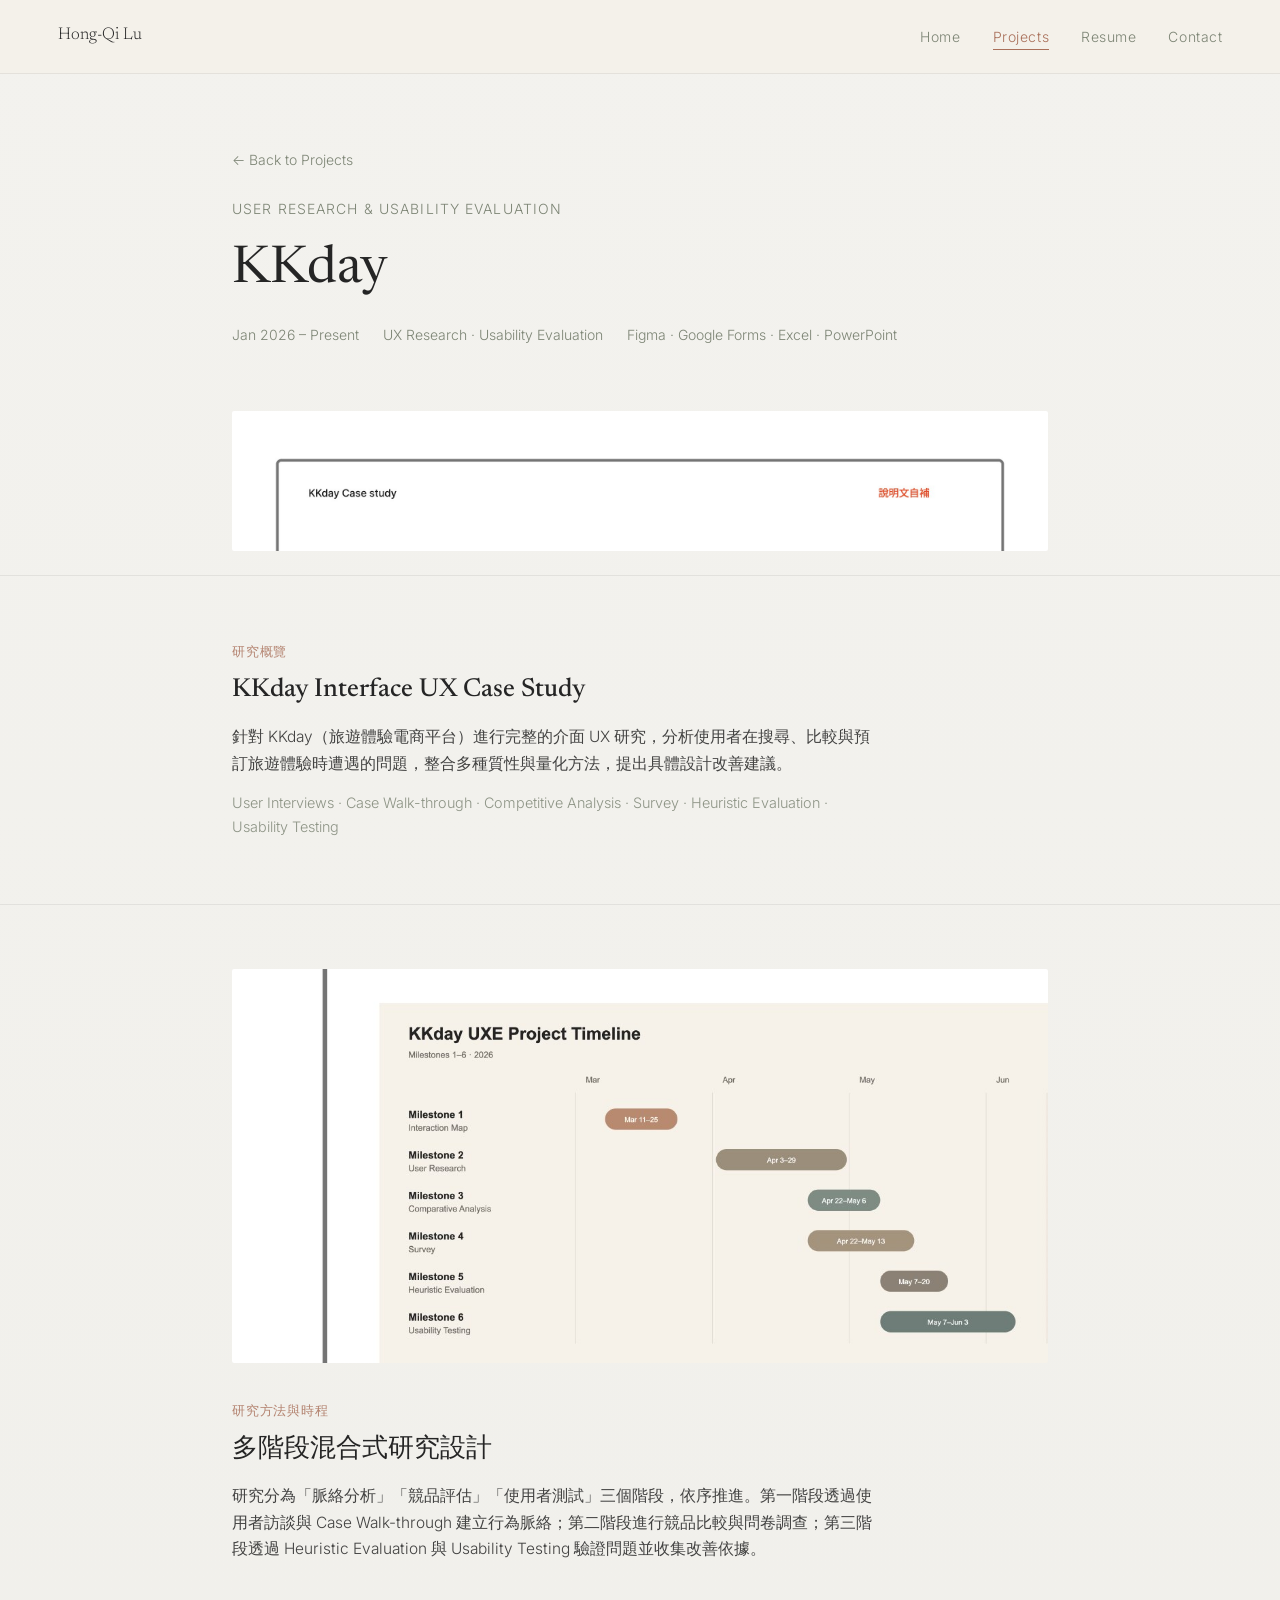
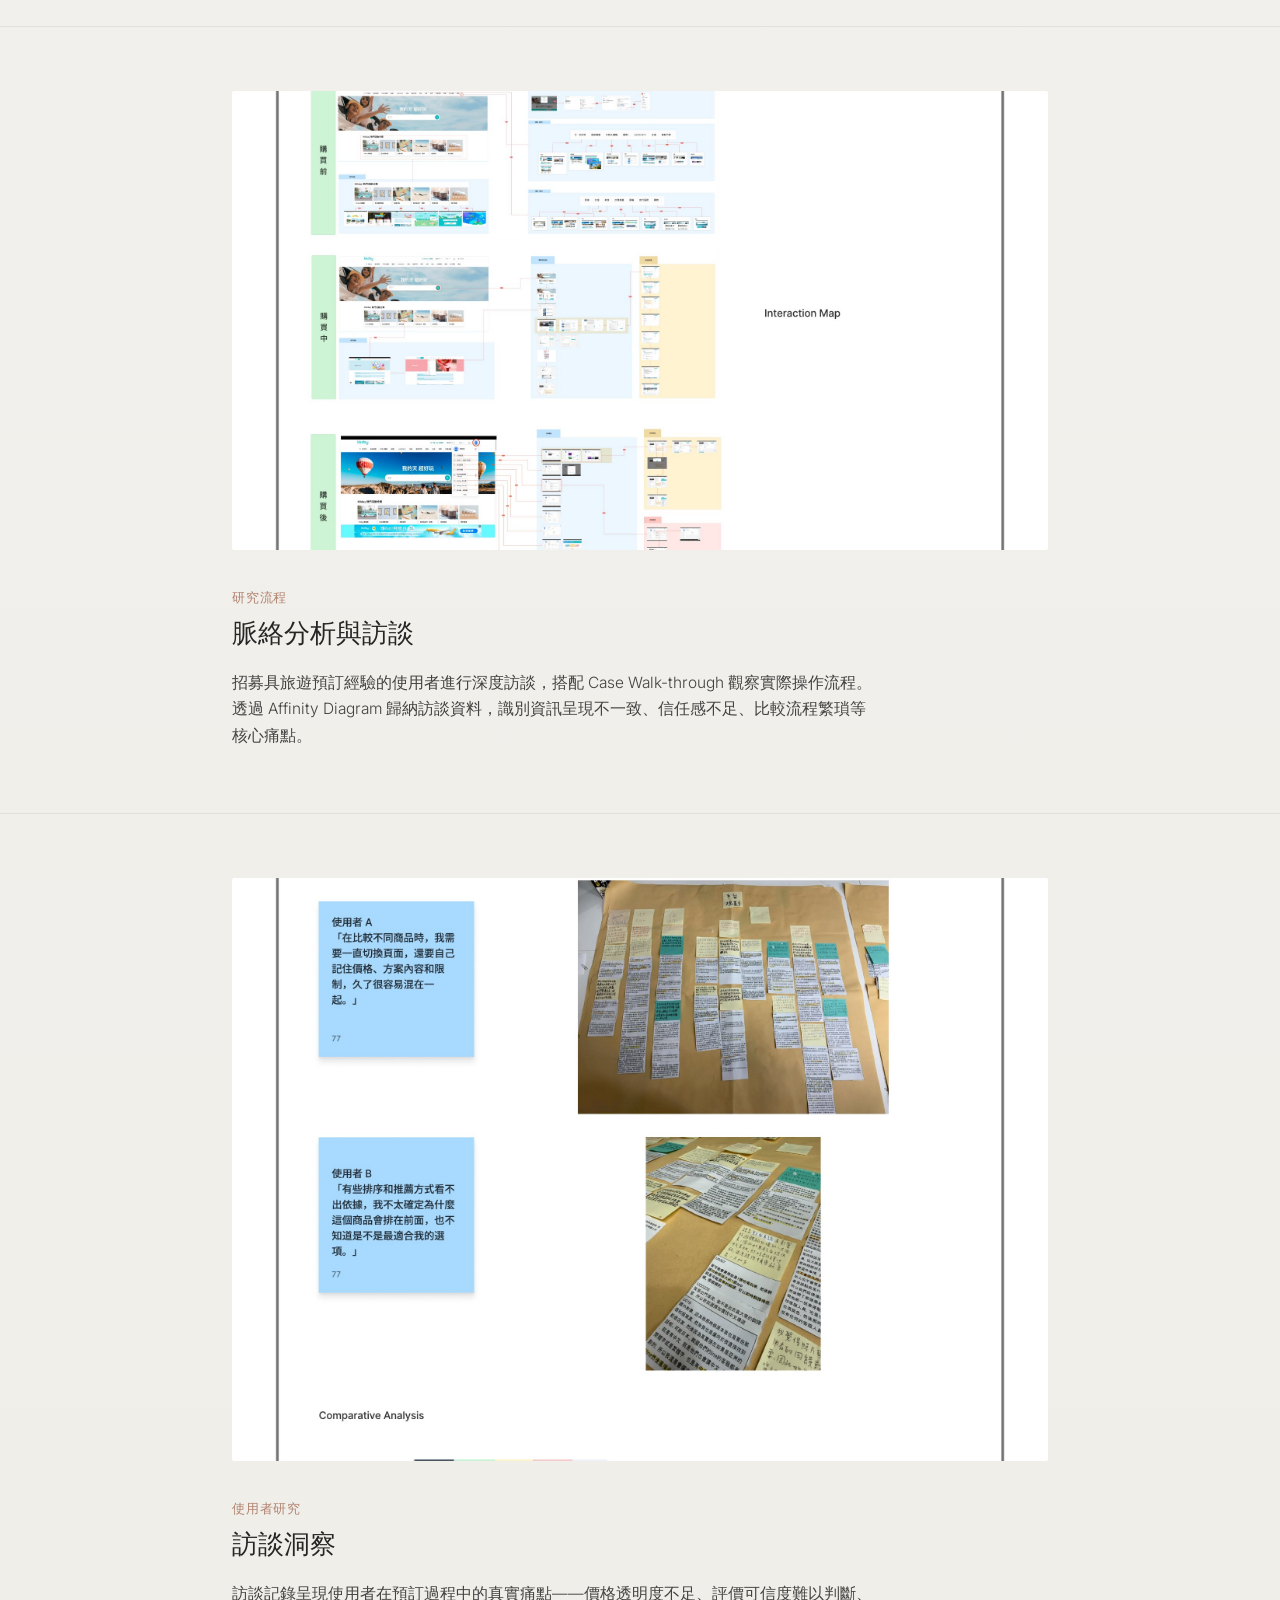
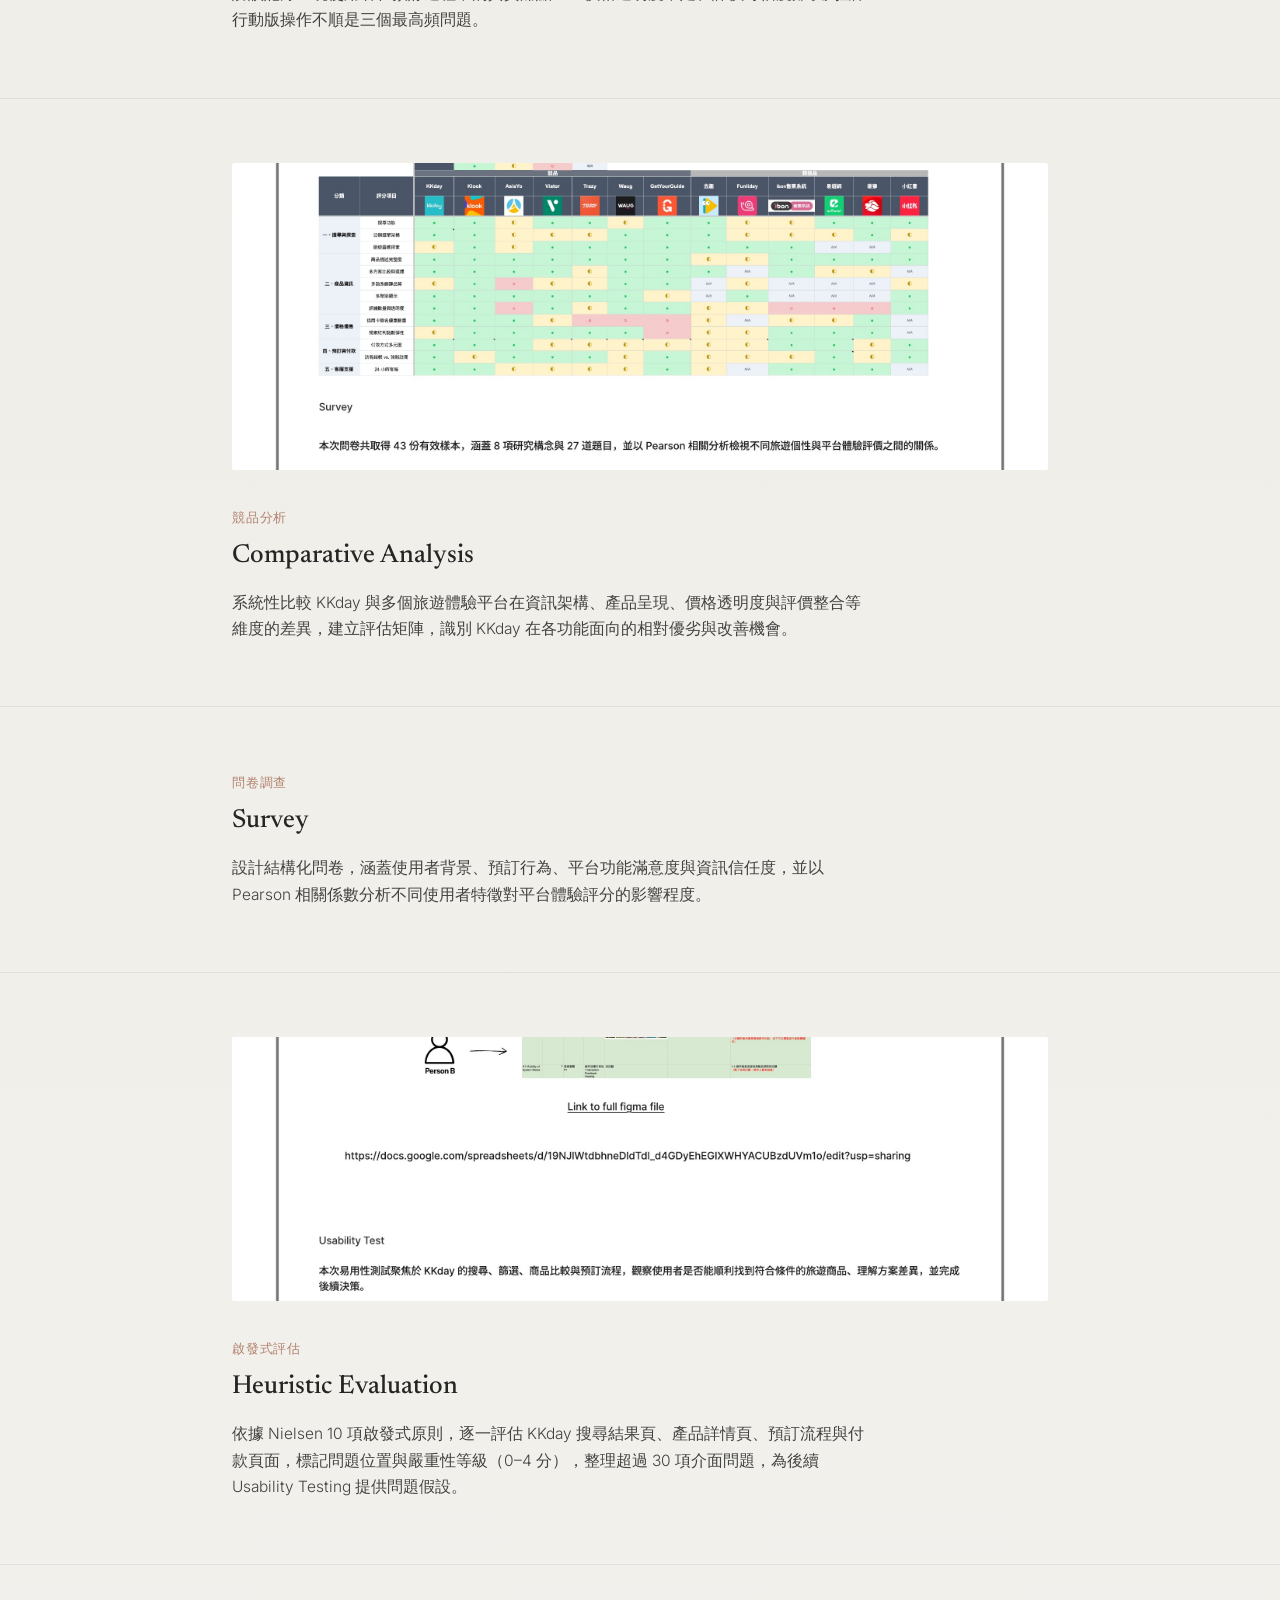
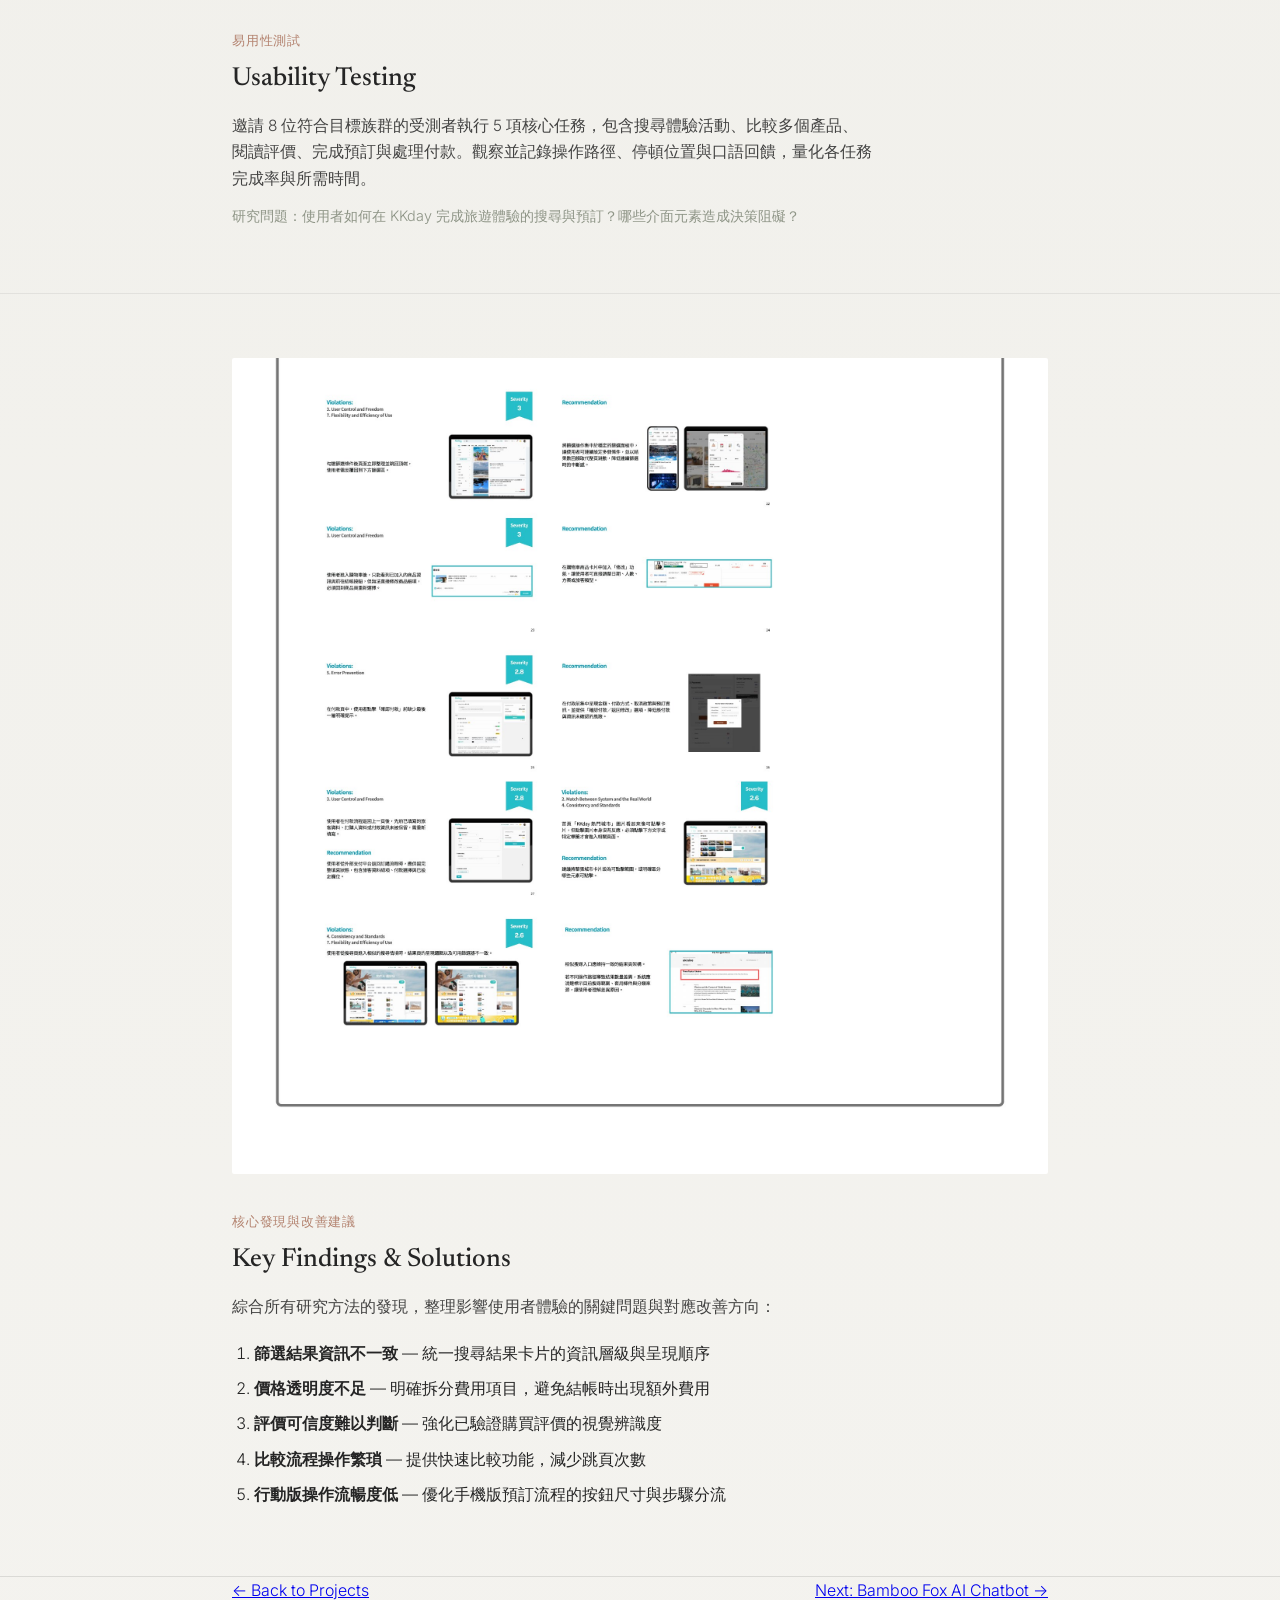
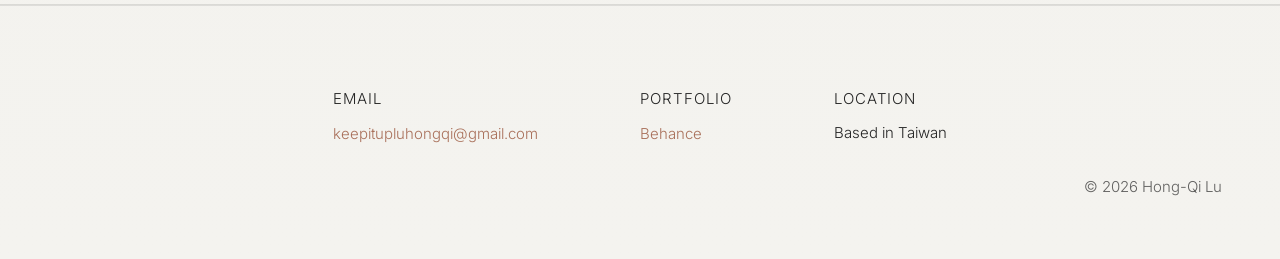
<file: project-kkday.html>
<!DOCTYPE html>
<html lang="zh-Hant">
<head>
<meta charset="UTF-8">
<meta name="viewport" content="width=device-width, initial-scale=1.0">
<title>KKday — Hong-Qi Lu</title>
<link rel="preconnect" href="https://fonts.googleapis.com">
<link rel="preconnect" href="https://fonts.gstatic.com" crossorigin>
<link href="https://fonts.googleapis.com/css2?family=Newsreader:ital,opsz,wght@0,6..72,300;0,6..72,400;0,6..72,500;1,6..72,400&family=Inter:wght@300;400;500&display=swap" rel="stylesheet">
<link rel="stylesheet" href="style.css">
</head>
<body>

<nav class="site-nav">
  <div class="wrap">
    <a href="index.html" class="nav-name">Hong-Qi Lu</a>
    <ul>
      <li><a href="index.html" class="nav-link">Home</a></li>
      <li><a href="projects.html" class="nav-link active">Projects</a></li>
      <li><a href="resume.html" class="nav-link">Resume</a></li>
      <li><a href="contact.html" class="nav-link">Contact</a></li>
    </ul>
  </div>
</nav>

<header class="site-header compact">
  <div class="wrap">
    <a href="projects.html" class="back-link">← Back to Projects</a>
    <p class="eyebrow">User Research &amp; Usability Evaluation</p>
    <h1>KKday</h1>
    <div class="project-meta">
      <span>Jan 2026 – Present</span>
      <span>UX Research · Usability Evaluation</span>
      <span>Figma · Google Forms · Excel · PowerPoint</span>
    </div>
  </div>
</header>

<section class="work">
  <div class="wrap">
    <img src="assets/kkday/cover.jpg" alt="KKday Case Study 研究主視覺" style="width:100%; border-radius:2px;">
  </div>
</section>

<!-- 研究概覽 -->
<section class="case-section">
  <div class="wrap">
    <p class="case-label">研究概覽</p>
    <h2>KKday Interface UX Case Study</h2>
    <p>針對 KKday（旅遊體驗電商平台）進行完整的介面 UX 研究，分析使用者在搜尋、比較與預訂旅遊體驗時遭遇的問題，整合多種質性與量化方法，提出具體設計改善建議。</p>
    <p style="margin-top:14px; color:var(--olive); font-size:0.9rem;">User Interviews · Case Walk-through · Competitive Analysis · Survey · Heuristic Evaluation · Usability Testing</p>
  </div>
</section>

<!-- 研究時程 -->
<section class="case-section">
  <div class="wrap">
    <img src="assets/kkday/timeline.jpg" alt="KKday UXE Project Timeline" style="width:100%; border-radius:2px; margin-bottom:28px;">
    <p class="case-label">研究方法與時程</p>
    <h2>多階段混合式研究設計</h2>
    <p>研究分為「脈絡分析」「競品評估」「使用者測試」三個階段，依序推進。第一階段透過使用者訪談與 Case Walk-through 建立行為脈絡；第二階段進行競品比較與問卷調查；第三階段透過 Heuristic Evaluation 與 Usability Testing 驗證問題並收集改善依據。</p>
  </div>
</section>

<!-- 研究流程 -->
<section class="case-section">
  <div class="wrap">
    <img src="assets/kkday/research-process.jpg" alt="研究前、研究中、研究後各階段截圖" style="width:100%; border-radius:2px; margin-bottom:28px;">
    <p class="case-label">研究流程</p>
    <h2>脈絡分析與訪談</h2>
    <p>招募具旅遊預訂經驗的使用者進行深度訪談，搭配 Case Walk-through 觀察實際操作流程。透過 Affinity Diagram 歸納訪談資料，識別資訊呈現不一致、信任感不足、比較流程繁瑣等核心痛點。</p>
  </div>
</section>

<!-- 使用者研究 -->
<section class="case-section">
  <div class="wrap">
    <img src="assets/kkday/user-research.jpg" alt="使用者訪談便利貼與研究現場照片" style="width:100%; border-radius:2px; margin-bottom:28px;">
    <p class="case-label">使用者研究</p>
    <h2>訪談洞察</h2>
    <p>訪談記錄呈現使用者在預訂過程中的真實痛點——價格透明度不足、評價可信度難以判斷、行動版操作不順是三個最高頻問題。</p>
  </div>
</section>

<!-- 競品分析 -->
<section class="case-section">
  <div class="wrap">
    <img src="assets/kkday/competitive-analysis.jpg" alt="KKday 競品比較矩陣" style="width:100%; border-radius:2px; margin-bottom:28px;">
    <p class="case-label">競品分析</p>
    <h2>Comparative Analysis</h2>
    <p>系統性比較 KKday 與多個旅遊體驗平台在資訊架構、產品呈現、價格透明度與評價整合等維度的差異，建立評估矩陣，識別 KKday 在各功能面向的相對優劣與改善機會。</p>
  </div>
</section>

<!-- 問卷調查 -->
<section class="case-section">
  <div class="wrap">
    <p class="case-label">問卷調查</p>
    <h2>Survey</h2>
    <p>設計結構化問卷，涵蓋使用者背景、預訂行為、平台功能滿意度與資訊信任度，並以 Pearson 相關係數分析不同使用者特徵對平台體驗評分的影響程度。</p>
  </div>
</section>

<!-- 啟發式評估 -->
<section class="case-section">
  <div class="wrap">
    <img src="assets/kkday/heuristic-eval.jpg" alt="Heuristic Evaluation — Person A &amp; Person B 評估截圖" style="width:100%; border-radius:2px; margin-bottom:28px;">
    <p class="case-label">啟發式評估</p>
    <h2>Heuristic Evaluation</h2>
    <p>依據 Nielsen 10 項啟發式原則，逐一評估 KKday 搜尋結果頁、產品詳情頁、預訂流程與付款頁面，標記問題位置與嚴重性等級（0–4 分），整理超過 30 項介面問題，為後續 Usability Testing 提供問題假設。</p>
  </div>
</section>

<!-- 易用性測試 -->
<section class="case-section">
  <div class="wrap">
    <p class="case-label">易用性測試</p>
    <h2>Usability Testing</h2>
    <p>邀請 8 位符合目標族群的受測者執行 5 項核心任務，包含搜尋體驗活動、比較多個產品、閱讀評價、完成預訂與處理付款。觀察並記錄操作路徑、停頓位置與口語回饋，量化各任務完成率與所需時間。</p>
    <p style="margin-top:12px; color:var(--olive); font-size:0.9rem;">研究問題：使用者如何在 KKday 完成旅遊體驗的搜尋與預訂？哪些介面元素造成決策阻礙？</p>
  </div>
</section>

<!-- 核心發現 -->
<section class="case-section">
  <div class="wrap">
    <img src="assets/kkday/key-findings.jpg" alt="Key Findings &amp; Solutions — 5 項核心發現與改善截圖" style="width:100%; border-radius:2px; margin-bottom:28px;">
    <p class="case-label">核心發現與改善建議</p>
    <h2>Key Findings &amp; Solutions</h2>
    <p>綜合所有研究方法的發現，整理影響使用者體驗的關鍵問題與對應改善方向：</p>
    <ol style="margin-top:16px; padding-left:1.4em; line-height:2.2; color:var(--charcoal);">
      <li><strong>篩選結果資訊不一致</strong> — 統一搜尋結果卡片的資訊層級與呈現順序</li>
      <li><strong>價格透明度不足</strong> — 明確拆分費用項目，避免結帳時出現額外費用</li>
      <li><strong>評價可信度難以判斷</strong> — 強化已驗證購買評價的視覺辨識度</li>
      <li><strong>比較流程操作繁瑣</strong> — 提供快速比較功能，減少跳頁次數</li>
      <li><strong>行動版操作流暢度低</strong> — 優化手機版預訂流程的按鈕尺寸與步驟分流</li>
    </ol>
  </div>
</section>

<div class="project-nav-footer">
  <div class="wrap" style="display:flex; justify-content:space-between; width:100%;">
    <a href="projects.html">← Back to Projects</a>
    <a href="project-bamboofox-chatbot.html">Next: Bamboo Fox AI Chatbot →</a>
  </div>
</div>

<footer class="site-footer">
  <div class="wrap">
    <div class="footer-grid">
      <div>
        <p class="footer-label">Email</p>
        <a href="mailto:keepitupluhongqi@gmail.com">keepitupluhongqi@gmail.com</a>
      </div>
      <div>
        <p class="footer-label">Portfolio</p>
        <a href="https://www.behance.net/gallery/245533951/BENSON_PORTFOLIO" target="_blank" rel="noopener">Behance</a>
      </div>
      <div>
        <p class="footer-label">Location</p>
        <p>Based in Taiwan</p>
      </div>
    </div>
    <p class="footer-note">© 2026 Hong-Qi Lu</p>
  </div>
</footer>

</body>
</html>
</file>
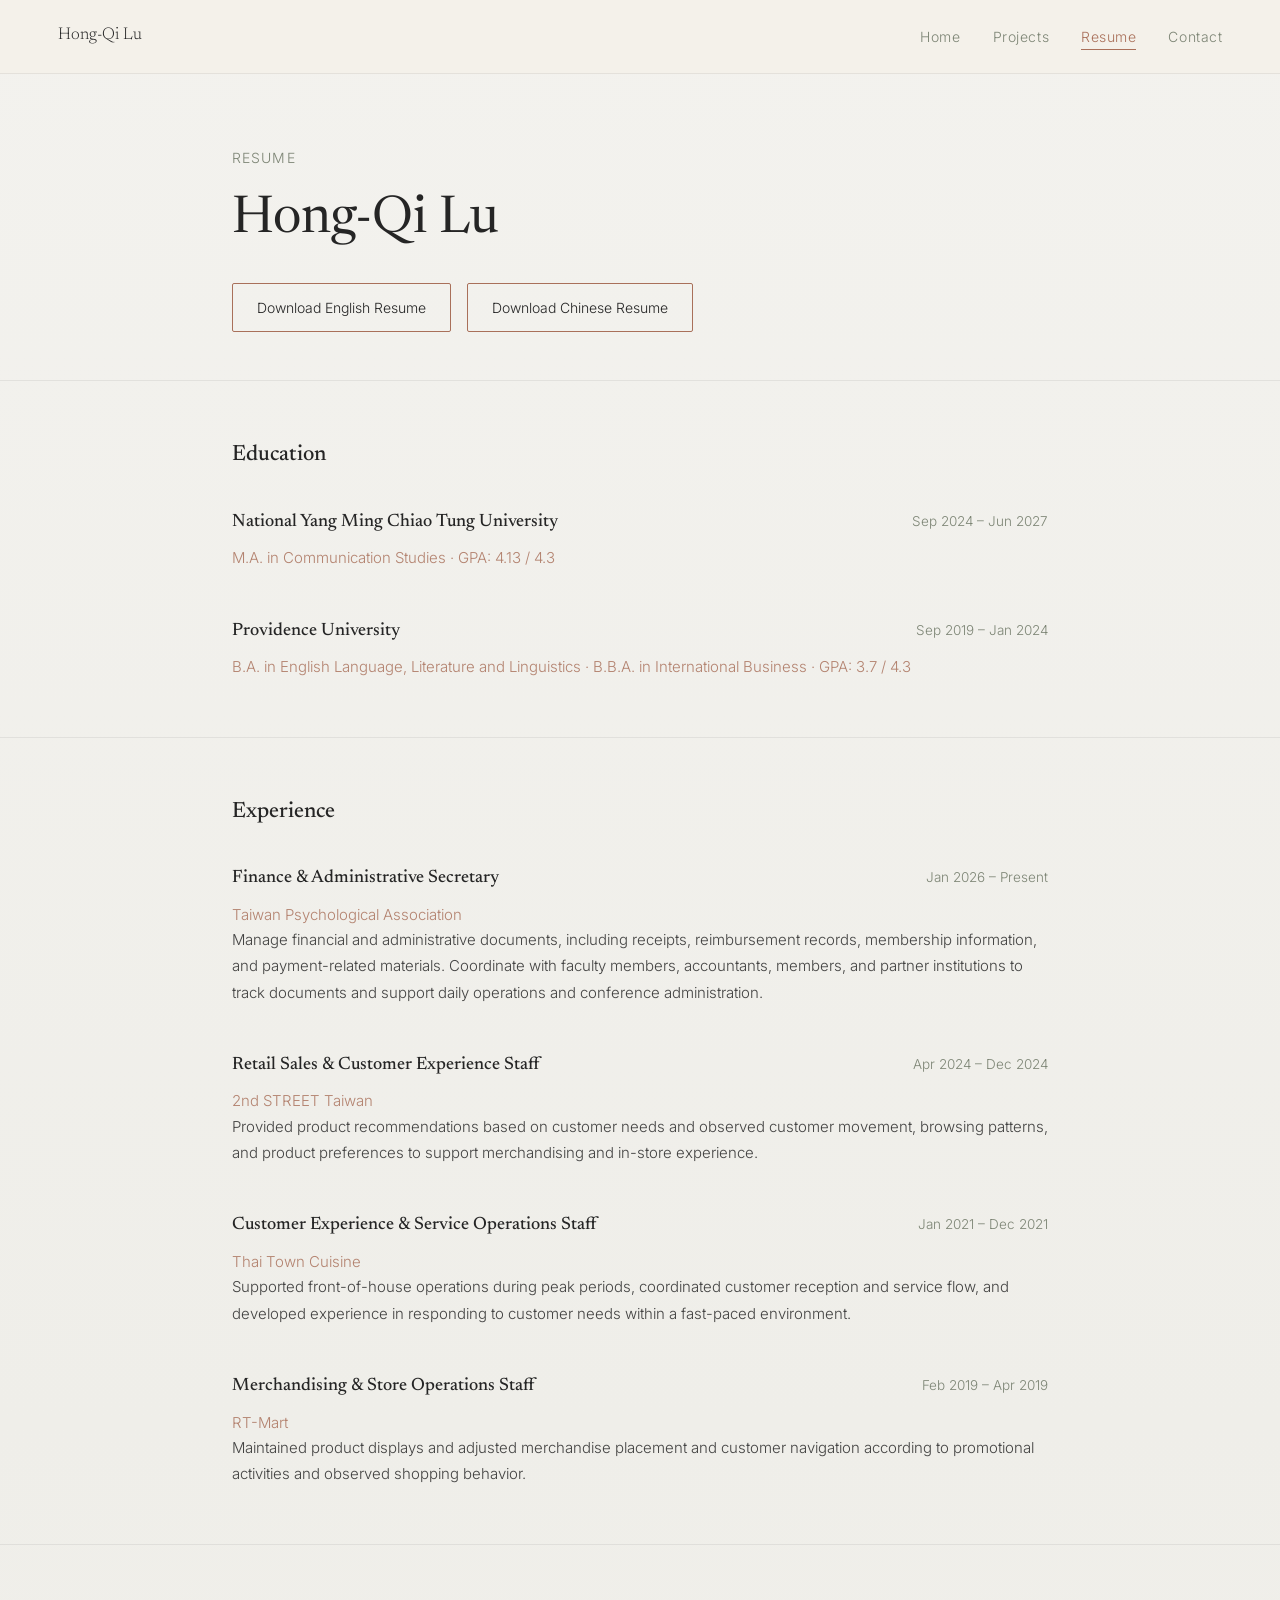
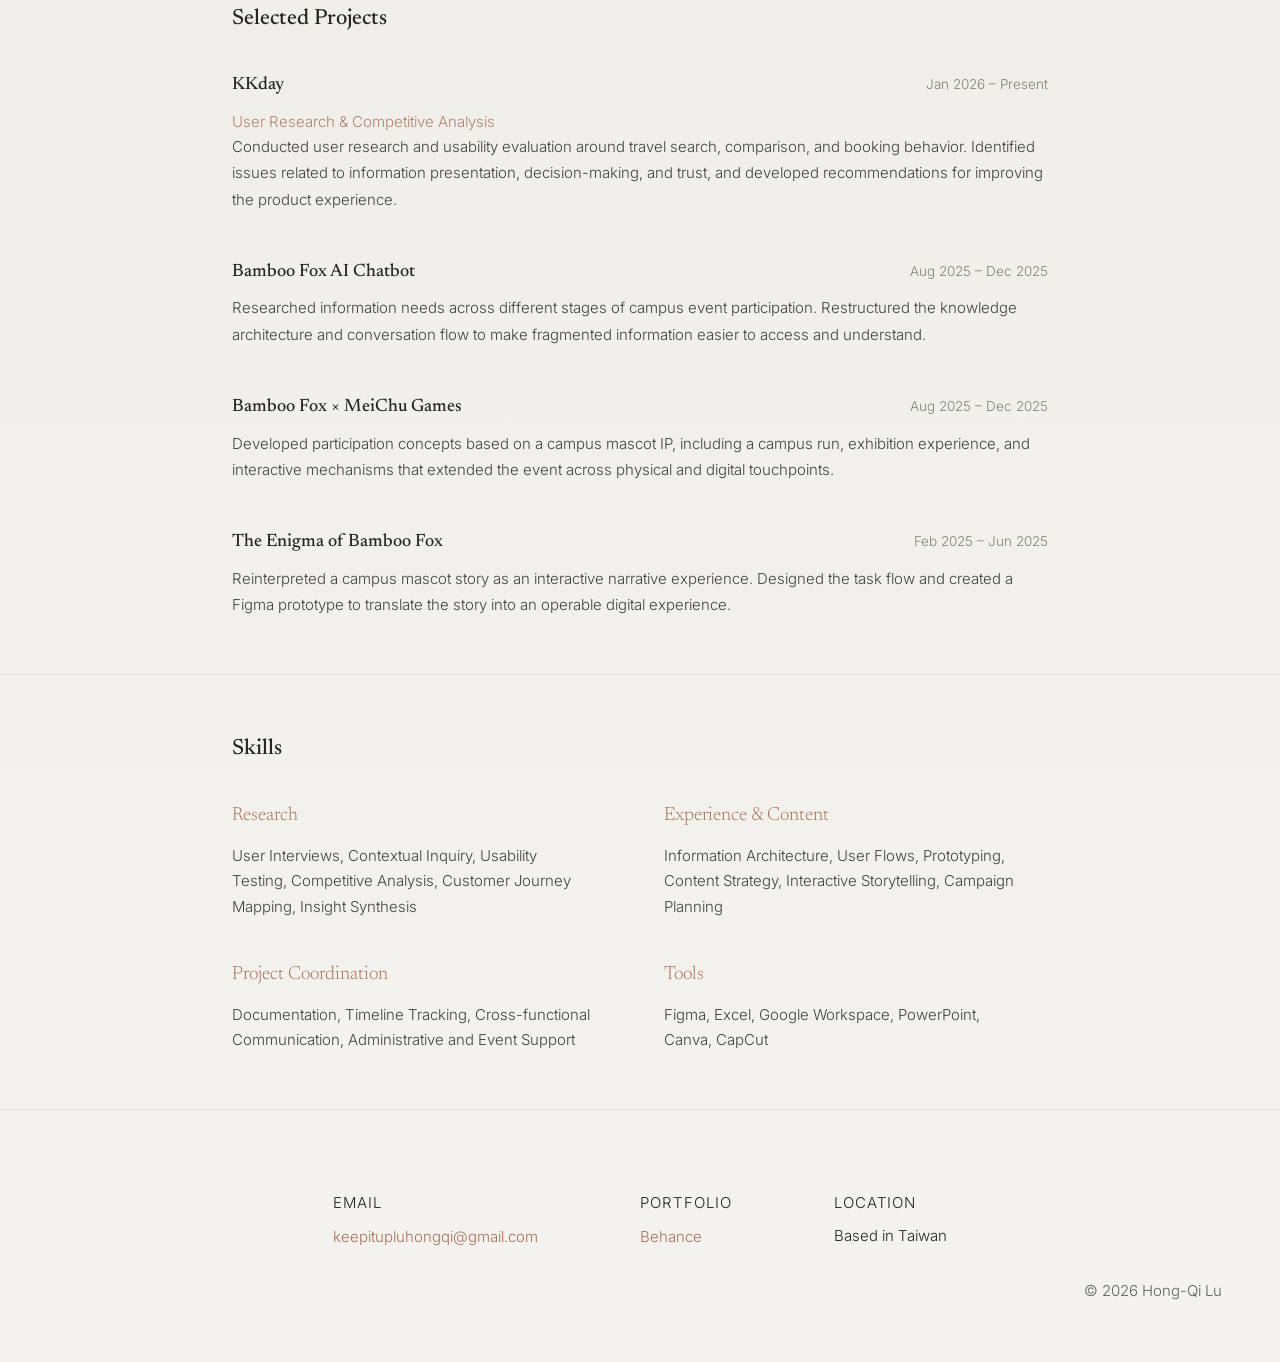
<file: resume.html>
<!DOCTYPE html>
<html lang="zh-Hant">
<head>
<meta charset="UTF-8">
<meta name="viewport" content="width=device-width, initial-scale=1.0">
<title>Resume — Hong-Qi Lu</title>
<link rel="preconnect" href="https://fonts.googleapis.com">
<link rel="preconnect" href="https://fonts.gstatic.com" crossorigin>
<link href="https://fonts.googleapis.com/css2?family=Newsreader:ital,opsz,wght@0,6..72,300;0,6..72,400;0,6..72,500;1,6..72,400&family=Inter:wght@300;400;500&display=swap" rel="stylesheet">
<link rel="stylesheet" href="style.css">
</head>
<body>

<nav class="site-nav">
  <div class="wrap">
    <a href="index.html" class="nav-name">Hong-Qi Lu</a>
    <ul>
      <li><a href="index.html" class="nav-link">Home</a></li>
      <li><a href="projects.html" class="nav-link">Projects</a></li>
      <li><a href="resume.html" class="nav-link active">Resume</a></li>
      <li><a href="contact.html" class="nav-link">Contact</a></li>
    </ul>
  </div>
</nav>

<header class="site-header compact">
  <div class="wrap">
    <p class="eyebrow">Resume</p>
    <h1>Hong-Qi Lu</h1>
    <div class="resume-buttons">
      <a class="btn-outline" href="assets/resume-en.pdf" target="_blank" rel="noopener">Download English Resume</a>
      <a class="btn-outline" href="assets/resume-zh.pdf" target="_blank" rel="noopener">Download Chinese Resume</a>
    </div>
  </div>
</header>

<section class="resume-section">
  <div class="wrap">
    <h2>Education</h2>

    <div class="resume-entry">
      <div class="resume-entry-head">
        <h3>National Yang Ming Chiao Tung University</h3>
        <span class="resume-entry-date">Sep 2024 – Jun 2027</span>
      </div>
      <p class="resume-entry-org">M.A. in Communication Studies · GPA: 4.13 / 4.3</p>
    </div>

    <div class="resume-entry">
      <div class="resume-entry-head">
        <h3>Providence University</h3>
        <span class="resume-entry-date">Sep 2019 – Jan 2024</span>
      </div>
      <p class="resume-entry-org">B.A. in English Language, Literature and Linguistics · B.B.A. in International Business · GPA: 3.7 / 4.3</p>
    </div>
  </div>
</section>

<section class="resume-section">
  <div class="wrap">
    <h2>Experience</h2>

    <div class="resume-entry">
      <div class="resume-entry-head">
        <h3>Finance &amp; Administrative Secretary</h3>
        <span class="resume-entry-date">Jan 2026 – Present</span>
      </div>
      <p class="resume-entry-org">Taiwan Psychological Association</p>
      <p>Manage financial and administrative documents, including receipts, reimbursement records, membership information, and payment-related materials. Coordinate with faculty members, accountants, members, and partner institutions to track documents and support daily operations and conference administration.</p>
    </div>

    <div class="resume-entry">
      <div class="resume-entry-head">
        <h3>Retail Sales &amp; Customer Experience Staff</h3>
        <span class="resume-entry-date">Apr 2024 – Dec 2024</span>
      </div>
      <p class="resume-entry-org">2nd STREET Taiwan</p>
      <p>Provided product recommendations based on customer needs and observed customer movement, browsing patterns, and product preferences to support merchandising and in-store experience.</p>
    </div>

    <div class="resume-entry">
      <div class="resume-entry-head">
        <h3>Customer Experience &amp; Service Operations Staff</h3>
        <span class="resume-entry-date">Jan 2021 – Dec 2021</span>
      </div>
      <p class="resume-entry-org">Thai Town Cuisine</p>
      <p>Supported front-of-house operations during peak periods, coordinated customer reception and service flow, and developed experience in responding to customer needs within a fast-paced environment.</p>
    </div>

    <div class="resume-entry">
      <div class="resume-entry-head">
        <h3>Merchandising &amp; Store Operations Staff</h3>
        <span class="resume-entry-date">Feb 2019 – Apr 2019</span>
      </div>
      <p class="resume-entry-org">RT-Mart</p>
      <p>Maintained product displays and adjusted merchandise placement and customer navigation according to promotional activities and observed shopping behavior.</p>
    </div>
  </div>
</section>

<section class="resume-section">
  <div class="wrap">
    <h2>Selected Projects</h2>

    <div class="resume-entry">
      <div class="resume-entry-head">
        <h3>KKday</h3>
        <span class="resume-entry-date">Jan 2026 – Present</span>
      </div>
      <p class="resume-entry-org">User Research &amp; Competitive Analysis</p>
      <p>Conducted user research and usability evaluation around travel search, comparison, and booking behavior. Identified issues related to information presentation, decision-making, and trust, and developed recommendations for improving the product experience.</p>
    </div>

    <div class="resume-entry">
      <div class="resume-entry-head">
        <h3>Bamboo Fox AI Chatbot</h3>
        <span class="resume-entry-date">Aug 2025 – Dec 2025</span>
      </div>
      <p>Researched information needs across different stages of campus event participation. Restructured the knowledge architecture and conversation flow to make fragmented information easier to access and understand.</p>
    </div>

    <div class="resume-entry">
      <div class="resume-entry-head">
        <h3>Bamboo Fox × MeiChu Games</h3>
        <span class="resume-entry-date">Aug 2025 – Dec 2025</span>
      </div>
      <p>Developed participation concepts based on a campus mascot IP, including a campus run, exhibition experience, and interactive mechanisms that extended the event across physical and digital touchpoints.</p>
    </div>

    <div class="resume-entry">
      <div class="resume-entry-head">
        <h3>The Enigma of Bamboo Fox</h3>
        <span class="resume-entry-date">Feb 2025 – Jun 2025</span>
      </div>
      <p>Reinterpreted a campus mascot story as an interactive narrative experience. Designed the task flow and created a Figma prototype to translate the story into an operable digital experience.</p>
    </div>
  </div>
</section>

<section class="resume-section">
  <div class="wrap">
    <h2>Skills</h2>
    <div class="cap-grid">
      <div class="cap-item">
        <p class="cap-label">Research</p>
        <p class="cap-detail">User Interviews, Contextual Inquiry, Usability Testing, Competitive Analysis, Customer Journey Mapping, Insight Synthesis</p>
      </div>
      <div class="cap-item">
        <p class="cap-label">Experience &amp; Content</p>
        <p class="cap-detail">Information Architecture, User Flows, Prototyping, Content Strategy, Interactive Storytelling, Campaign Planning</p>
      </div>
      <div class="cap-item">
        <p class="cap-label">Project Coordination</p>
        <p class="cap-detail">Documentation, Timeline Tracking, Cross-functional Communication, Administrative and Event Support</p>
      </div>
      <div class="cap-item">
        <p class="cap-label">Tools</p>
        <p class="cap-detail">Figma, Excel, Google Workspace, PowerPoint, Canva, CapCut</p>
      </div>
    </div>
  </div>
</section>

<footer class="site-footer">
  <div class="wrap">
    <div class="footer-grid">
      <div>
        <p class="footer-label">Email</p>
        <a href="mailto:keepitupluhongqi@gmail.com">keepitupluhongqi@gmail.com</a>
      </div>
      <div>
        <p class="footer-label">Portfolio</p>
        <a href="https://www.behance.net/gallery/245533951/BENSON_PORTFOLIO" target="_blank" rel="noopener">Behance</a>
      </div>
      <div>
        <p class="footer-label">Location</p>
        <p>Based in Taiwan</p>
      </div>
    </div>
    <p class="footer-note">© 2026 Hong-Qi Lu</p>
  </div>
</footer>

</body>
</html>
</file>
<file: style.css>
:root {
  --warm-white: #F4F1EA;
  --paper-white: #FCFBF7;
  --charcoal: #252525;
  --olive: #7D8575;
  --clay: #A9705A;
}

* {
  margin: 0;
  padding: 0;
  box-sizing: border-box;
}

html {
  scroll-behavior: smooth;
}

body {
  background: linear-gradient(180deg, #f3f2ee 0%, #efeee9 48%, #f4f3ef 100%);
  min-height: 100vh;
  color: var(--charcoal);
  font-family: 'Inter', -apple-system, BlinkMacSystemFont, sans-serif;
  font-weight: 300;
  line-height: 1.7;
  -webkit-font-smoothing: antialiased;
}

.wrap {
  max-width: 880px;
  margin: 0 auto;
  padding: 0 32px;
}

/* Nav */
.site-nav {
  position: relative;
  z-index: 20;
  background: rgba(244, 241, 234, 0.9);
  border-bottom: 1px solid rgba(37, 37, 37, 0.08);
}

.site-nav .wrap {
  display: flex;
  align-items: center;
  justify-content: space-between;
  max-width: none;
  padding-top: 22px;
  padding-bottom: 22px;
  padding-left: clamp(28px, 4.5vw, 64px);
  padding-right: clamp(28px, 4.5vw, 64px);
}

.site-nav .nav-name {
  font-family: 'Newsreader', serif;
  font-size: 17px;
  color: var(--charcoal);
  text-decoration: none;
}

.site-nav ul {
  display: flex;
  gap: 32px;
  list-style: none;
}

.site-nav a.nav-link {
  font-size: 14px;
  letter-spacing: 0.04em;
  color: var(--olive);
  text-decoration: none;
  padding-bottom: 4px;
  border-bottom: 1px solid transparent;
  transition: color 0.2s ease, border-color 0.2s ease;
}

.site-nav a.nav-link:hover,
.site-nav a.nav-link.active {
  color: var(--clay);
  border-color: var(--clay);
}

/* Header */
.site-header {
  padding: 96px 0 64px;
}

.site-header.compact {
  padding: 72px 0 48px;
}

.site-header.slim {
  padding: 36px 0 12px;
}

.back-link {
  display: inline-block;
  font-size: 14px;
  color: var(--olive);
  text-decoration: none;
  margin-bottom: 24px;
  border-bottom: 1px solid transparent;
}

.back-link:hover {
  color: var(--clay);
  border-color: var(--clay);
}

.project-meta {
  display: flex;
  gap: 24px;
  margin-top: 20px;
  font-size: 14px;
  color: var(--olive);
}

.eyebrow {
  font-size: 14px;
  letter-spacing: 0.08em;
  text-transform: uppercase;
  color: var(--olive);
  margin-bottom: 18px;
}

.site-header h1 {
  font-family: 'Newsreader', serif;
  font-weight: 400;
  font-size: clamp(32px, 5vw, 52px);
  line-height: 1.25;
  max-width: 640px;
  color: var(--charcoal);
}

/* Intro */
.intro {
  padding: 0 0 96px;
}

.intro-en {
  font-family: 'Newsreader', serif;
  font-style: italic;
  font-size: 20px;
  line-height: 1.65;
  color: var(--charcoal);
  max-width: 620px;
  margin-bottom: 20px;
}

.intro-zh {
  font-size: 16px;
  color: var(--olive);
  max-width: 620px;
}

/* Capabilities */
.capabilities {
  padding: 64px 0;
  border-top: 1px solid rgba(37,37,37,0.1);
  border-bottom: 1px solid rgba(37,37,37,0.1);
}

.cap-grid {
  display: grid;
  grid-template-columns: repeat(2, 1fr);
  gap: 40px 48px;
}

.cap-label {
  font-family: 'Newsreader', serif;
  font-size: 19px;
  color: var(--clay);
  margin-bottom: 10px;
}

.cap-detail {
  font-size: 15px;
  color: var(--charcoal);
  opacity: 0.85;
  max-width: 360px;
}

/* Work */
.work {
  padding: 16px 0;
}

.work-item {
  display: grid;
  grid-template-columns: 1fr 1fr;
  gap: 56px;
  align-items: center;
  margin-bottom: 120px;
}

.work-item:last-child {
  margin-bottom: 0;
}

.work-item.reverse .work-visual {
  order: 2;
}

.work-item.reverse .work-text {
  order: 1;
}

.work-visual {
  aspect-ratio: 4 / 3;
  border-radius: 2px;
  background: var(--paper-white);
}

.visual-1 { background: linear-gradient(135deg, #D9D4C5, var(--olive)); }
.visual-2 { background: linear-gradient(135deg, #E8DCD2, var(--clay)); }
.visual-3 { background: linear-gradient(135deg, #DDE0D6, #8C9787); }
.visual-4 { background: linear-gradient(135deg, #EFE6DC, #BFA08C); }

.work-kicker {
  font-size: 13px;
  letter-spacing: 0.06em;
  text-transform: uppercase;
  color: var(--olive);
  margin-bottom: 12px;
}

.work-text h2 {
  font-family: 'Newsreader', serif;
  font-weight: 500;
  font-size: 28px;
  margin-bottom: 16px;
  color: var(--charcoal);
}

.work-text p:not(.work-kicker) {
  font-size: 15.5px;
  color: var(--charcoal);
  opacity: 0.85;
  max-width: 420px;
}

/* Footer */
.site-footer {
  padding: 80px 0 64px;
  border-top: 1px solid rgba(37,37,37,0.1);
}

.site-footer .wrap {
  position: relative;
  max-width: none;
  padding-left: clamp(28px, 4.5vw, 64px);
  padding-right: clamp(28px, 4.5vw, 64px);
}

.footer-grid {
  display: flex;
  justify-content: center;
  align-items: flex-start;
  gap: clamp(48px, 8vw, 120px);
  margin-bottom: 48px;
}

.footer-grid > div {
  text-align: left;
}

.footer-label {
  font-size: 13px;
  letter-spacing: 0.06em;
  text-transform: uppercase;
  color: var(--olive);
  margin-bottom: 8px;
}

.site-footer a {
  color: var(--clay);
  text-decoration: none;
  font-size: 15px;
  border-bottom: 1px solid transparent;
  transition: border-color 0.2s ease;
}

.site-footer a:hover {
  border-color: var(--clay);
}

.site-footer p {
  font-size: 15px;
  color: var(--charcoal);
}

.footer-note {
  font-size: 10px;
  color: var(--olive);
  opacity: 0.7;
  position: absolute;
  top: 88px;
  right: clamp(28px, 4.5vw, 64px);
}

/* Responsive */
@media (max-width: 720px) {
  .site-header {
    padding: 80px 0 48px;
  }

  .cap-grid {
    grid-template-columns: 1fr;
  }

  .work-item,
  .work-item.reverse {
    grid-template-columns: 1fr;
  }

  .work-item.reverse .work-visual,
  .work-item.reverse .work-text {
    order: initial;
  }

  .work-item {
    margin-bottom: 72px;
  }

  .footer-grid {
    grid-template-columns: 1fr;
    gap: 24px;
  }
}

/* Project grid (Projects page + home preview) */
.project-grid {
  display: grid;
  grid-template-columns: repeat(2, 1fr);
  gap: 48px;
  padding: 16px 0 96px;
}

.project-card {
  text-decoration: none;
  color: var(--charcoal);
  display: block;
}

/* ── Project thumbnail ── */
.project-thumbnail {
  width: 100%;
  aspect-ratio: 16 / 10;
  overflow: hidden;
  background: #ecebe6;
  margin-bottom: 20px;
}

.project-thumbnail img {
  display: block;
  width: 100%;
  height: 100%;
  object-fit: cover;
  object-position: center;
}

.project-card--chatbot .project-thumbnail img {
  object-position: center center;
}

/* ── Project category label ── */
.project-category {
  font-size: 13px;
  letter-spacing: 0.06em;
  text-transform: uppercase;
  color: var(--olive);
  margin-bottom: 8px;
}

.project-card .work-visual {
  margin-bottom: 20px;
  transition: opacity 0.2s ease;
}

.project-card:hover .work-visual {
  opacity: 0.85;
}

.project-card .card-kicker {
  font-size: 13px;
  letter-spacing: 0.06em;
  text-transform: uppercase;
  color: var(--olive);
  margin-bottom: 8px;
}

.project-card h3 {
  font-family: 'Newsreader', serif;
  font-weight: 500;
  font-size: 22px;
}

/* ── Projects page grid ── */
.projects-grid {
  display: grid;
  grid-template-columns: repeat(2, 1fr);
  gap: 40px;
  padding: 4px 0 80px;
}

.project-card:hover .project-thumbnail img {
  transform: scale(1.02);
  transition: transform 0.3s ease;
}

.project-thumbnail img {
  transition: transform 0.3s ease;
}

.project-title {
  font-family: 'Newsreader', serif;
  font-weight: 500;
  font-size: 22px;
  color: var(--charcoal);
  margin: 0;
}

/* Case study sections */
.case-section {
  padding: 64px 0;
  border-top: 1px solid rgba(37,37,37,0.08);
}

.case-section .case-label {
  font-size: 13px;
  letter-spacing: 0.06em;
  text-transform: uppercase;
  color: var(--clay);
  margin-bottom: 12px;
}

.case-section h2 {
  font-family: 'Newsreader', serif;
  font-weight: 500;
  font-size: 24px;
  margin-bottom: 14px;
}

.case-section p {
  font-size: 15.5px;
  max-width: 640px;
  opacity: 0.85;
}

/* Previous / Next Project Navigation */
.project-nav-footer {
  border-top: 1px solid rgba(37, 37, 34, 0.12);
  border-bottom: 1px solid rgba(37, 37, 34, 0.12);
}

.project-nav-footer__inner {
  display: grid;
  grid-template-columns: minmax(0, 1fr) minmax(0, 1fr);
  column-gap: 96px;
  padding-top: 64px;
  padding-bottom: 64px;
}

.project-nav-link {
  display: flex;
  flex-direction: column;
  gap: 10px;
  min-width: 0;
  color: inherit;
  text-decoration: none;
}

.project-nav-link--previous {
  align-items: flex-start;
  text-align: left;
}

.project-nav-link--next {
  align-items: flex-end;
  text-align: right;
}

.project-nav-direction {
  font-family: "Inter", sans-serif;
  font-size: 0.72rem;
  font-weight: 400;
  line-height: 1.4;
  letter-spacing: 0.12em;
  text-transform: uppercase;
  color: var(--muted, #8a8e82);
}

.project-nav-title {
  font-family: "Inter", sans-serif;
  font-size: clamp(1rem, 1.8vw, 1.35rem);
  font-weight: 300;
  line-height: 1.45;
  color: var(--text, #252522);
  overflow-wrap: anywhere;
}

.project-nav-link:hover .project-nav-title {
  opacity: 0.62;
}

.project-nav-link:focus-visible {
  outline: 1px solid currentColor;
  outline-offset: 8px;
}

/* Resume page */
.resume-section {
  padding: 56px 0;
  border-top: 1px solid rgba(37,37,37,0.08);
}

.resume-section h2 {
  font-family: 'Newsreader', serif;
  font-weight: 500;
  font-size: 22px;
  color: var(--charcoal);
  margin-bottom: 32px;
}

.resume-entry {
  margin-bottom: 32px;
}

.resume-entry:last-child {
  margin-bottom: 0;
}

.resume-entry + .resume-entry {
  margin-top: 44px;
}

.resume-entry > p:last-child {
  max-width: 880px;
  line-height: 1.75;
}

.resume-entry-head {
  display: flex;
  justify-content: space-between;
  align-items: baseline;
  flex-wrap: wrap;
  gap: 8px;
  margin-bottom: 8px;
}

.resume-entry-head h3 {
  font-family: 'Newsreader', serif;
  font-weight: 500;
  font-size: 18px;
  color: var(--charcoal);
}

.resume-entry-org {
  font-size: 14.5px;
  color: var(--clay);
}

.resume-entry-date {
  font-size: 13.5px;
  color: var(--olive);
  white-space: nowrap;
}

.resume-entry p {
  font-size: 15px;
  opacity: 0.85;
  max-width: 620px;
}

/* ── Resume intro (positioning + summary) ── */
.resume-intro {
  max-width: 760px;
  margin-top: 24px;
}

.resume-positioning {
  margin: 0;
  font-family: "Newsreader", serif;
  font-size: clamp(1.65rem, 3vw, 2.35rem);
  font-weight: 400;
  font-style: normal;
  line-height: 1.2;
  letter-spacing: 0;
  text-transform: none;
  color: var(--text);
}

.resume-summary {
  margin: 14px 0 0;
  max-width: 720px;
  font-family: "Inter", sans-serif;
  font-size: 1rem;
  font-weight: 300;
  font-style: normal;
  line-height: 1.75;
  color: var(--text-muted);
}

.resume-buttons {
  display: flex;
  gap: 16px;
  margin-top: 30px;
  flex-wrap: wrap;
}

.btn-outline {
  display: inline-block;
  padding: 12px 24px;
  font-size: 14px;
  color: var(--charcoal);
  border: 1px solid var(--clay);
  border-radius: 2px;
  text-decoration: none;
  transition: background 0.2s ease, color 0.2s ease;
}

.btn-outline:hover {
  background: var(--clay);
  color: var(--paper-white);
}

/* Contact page */
.contact-hero {
  padding: 96px 0 64px;
}

.contact-hero h1 {
  font-family: 'Newsreader', serif;
  font-weight: 400;
  font-size: clamp(28px, 4vw, 40px);
  max-width: 520px;
}

.contact-list {
  padding: 0 0 120px;
  display: flex;
  flex-direction: column;
  gap: 28px;
}

.contact-list a,
.contact-list p {
  font-size: 17px;
}

/* Responsive additions */
@media (max-width: 720px) {
  .project-grid {
    grid-template-columns: 1fr;
  }

  .projects-grid {
    grid-template-columns: 1fr;
  }

  .resume-entry-head {
    flex-direction: column;
    align-items: flex-start;
  }

  /* Footer mobile */
  .site-footer {
    padding: 48px 0 40px;
  }

  .site-footer .wrap {
    position: static;
  }

  .footer-grid {
    flex-direction: column;
    align-items: center;
    gap: 24px;
    text-align: center;
    margin-bottom: 28px;
  }

  .footer-grid > div {
    text-align: center !important;
  }

  .footer-note {
    position: static;
    text-align: center;
    margin-top: 0;
    display: block;
  }
}

@media (max-width: 700px) {
  .resume-entry-head {
    display: grid;
    gap: 6px;
  }

  .resume-entry-date {
    justify-self: start;
  }
}

/* =====================================================
   CASE STUDY — Bamboo Fox AI Chatbot
===================================================== */

/* ── CSS variable additions ── */
:root {
  --line: rgba(37,37,37,0.08);
  --background: var(--warm-white);
  --text-muted: var(--olive);
}

/* ── Global safety ── */
html, body { margin: 0; padding: 0; }
img { max-width: 100%; }
body { overflow-x: hidden; }

/* Updated case-section heading — slightly more presence */
.case-section h2 {
  font-size: clamp(20px, 3vw, 26px);
  line-height: 1.3;
  margin-bottom: 16px;
}

/* ── Typography overrides ── */
.case-section h2 {
  font-size: clamp(20px, 3vw, 26px);
  line-height: 1.3;
  margin-bottom: 16px;
}

.case-section h3 {
  font-family: 'Newsreader', serif;
  font-weight: 500;
  font-size: 18px;
  color: var(--charcoal);
  margin-bottom: 6px;
}

.project-meta {
  flex-wrap: wrap;
  gap: 10px 24px;
}

/* ── Paragraph spacing utility ── */
.paragraph-spaced { margin-top: 14px; }

/* ── Hero image (contained, centred) ── */
.project-hero {
  padding: 32px 0 64px;
}

.project-hero__inner {
  width: min(90vw, 1280px);
  max-width: 1280px;
  margin: 0 auto;
  padding: 0;
}

.project-hero__inner img {
  display: block;
  width: 100%;
  max-width: 100%;
  height: auto;
  margin: 0 auto;
  padding: 0;
  border: 0;
  border-radius: 0;
  object-fit: contain;
}

/* ── Persona grid: two personas side by side (breakout) ── */
/* Bamboo Fox Chatbot — Persona & Customer Journey */

.persona-journey-section > .wrap > p:not(.case-label) {
  max-width: 920px;
}

.persona-journey-section .wrap {
  overflow: visible;
}

.persona-grid {
  display: grid;
  grid-template-columns: repeat(2, minmax(0, 1fr));
  gap: 40px;
  align-items: start;
  margin-top: 48px;
  margin-bottom: 80px;
}

.persona-card {
  min-width: 0;
  margin: 0;
}

.persona-card img {
  display: block;
  width: 100%;
  height: auto;
  object-fit: contain;
}

.persona-caption {
  display: flex;
  flex-direction: column;
  align-items: flex-start;
  gap: 10px;
  margin-top: 18px;
}

.persona-caption strong {
  display: block;
  margin: 0;
  font-family: "Inter", sans-serif;
  font-size: 1.05rem;
  font-weight: 500;
  line-height: 1.4;
  color: var(--text);
}

.persona-caption span {
  display: block;
  width: 100%;
  margin: 0;
  font-family: "Inter", sans-serif;
  font-size: 0.95rem;
  font-weight: 300;
  line-height: 1.75;
  color: var(--text-muted);
}

/* ── Customer Journey: full-width below personas ── */
.customer-journey-figure {
  width: 100%;
  max-width: 1180px;
  margin: 0 auto;
}

.customer-journey-figure img {
  display: block;
  width: 100%;
  height: auto;
  object-fit: contain;
}

.customer-journey-figure figcaption {
  display: flex;
  flex-direction: column;
  align-items: flex-start;
  gap: 10px;
  margin-top: 18px;
}

.customer-journey-figure figcaption strong {
  font-size: 1.05rem;
  font-weight: 500;
}

.customer-journey-figure figcaption span {
  max-width: 760px;
  font-size: 0.95rem;
  line-height: 1.75;
  color: var(--text-muted);
}

/* ── Case grid (two-column) ── */
.case-grid {
  display: grid;
  grid-template-columns: 1fr 1fr;
  gap: 48px;
  align-items: start;
  margin-top: 40px;
}
.case-grid--equal {
  grid-template-columns: 1fr 1fr;
}
.case-grid p,
.results-grid p { max-width: none; }

/* ── Case image & analysis figure ── */
.case-image,
.analysis-figure { margin: 0; }

.case-image img,
.analysis-figure img {
  display: block;
  width: 100%;
  max-width: 100%;
  height: auto;
}

.case-image--spaced { margin-top: 40px; margin-bottom: 40px; }

.case-image figcaption,
.analysis-figure figcaption {
  margin-top: 12px;
  color: var(--text-muted);
  font-size: 0.92rem;
  line-height: 1.65;
  font-style: italic;
}

/* Prevent case-section p max-width from leaking into component children */
.finding-card p,
.strategy-flow p,
.version-timeline p,
.issue-response-table p,
.iteration-item p,
.research-stats p,
.result-stats p { max-width: none; }

/* ── Meta grid (project overview — 5 items auto-wrap) ── */
.meta-grid {
  display: grid;
  grid-template-columns: repeat(auto-fill, minmax(160px, 1fr));
  gap: 28px;
  margin-top: 48px;
  padding-top: 36px;
  border-top: 1px solid var(--line);
}
.meta-label {
  font-size: 11px;
  letter-spacing: 0.08em;
  text-transform: uppercase;
  color: var(--clay);
  margin-bottom: 7px;
}
.meta-item p:not(.meta-label) {
  font-size: 13.5px;
  color: var(--charcoal);
  opacity: 0.8;
  line-height: 1.65;
  max-width: none;
}

/* ── Contribution note ── */
.contribution-note {
  margin-top: 56px;
  padding-top: 36px;
  border-top: 1px solid var(--border);
}
.contribution-note p:not(.meta-label) {
  font-size: 14px;
  opacity: 0.8;
  line-height: 1.65;
  max-width: none;
}
.contribution-note > p:last-child {
  max-width: 980px;
  margin-top: 14px;
}

/* ── Analysis image list ── */
.analysis-image-list {
  display: grid;
  gap: 64px;
  margin-top: 40px;
}

/* ── Strategy flow ── */
.strategy-flow {
  display: grid;
  grid-template-columns: repeat(4, minmax(0, 1fr));
  gap: 24px;
  margin-top: 40px;
}
.strategy-flow article {
  display: flex;
  flex-direction: column;
  gap: 8px;
  padding: 20px;
  border: 1px solid var(--line);
  background: var(--paper-white);
}
.strategy-flow article span {
  font-family: 'Newsreader', serif;
  font-size: 22px;
  color: var(--clay);
  opacity: 0.35;
  line-height: 1;
  display: block;
}
.strategy-flow article h3 {
  font-family: 'Newsreader', serif;
  font-weight: 500;
  font-size: 14px;
  color: var(--charcoal);
  margin-bottom: 0;
}
.strategy-flow article p {
  font-size: 13px;
  opacity: 0.7;
  line-height: 1.55;
  max-width: none;
}

/* ── Research stats ── */
.research-stats {
  display: grid;
  grid-template-columns: repeat(4, minmax(0, 1fr));
  gap: 24px;
  margin: 40px 0;
}
.research-stats > div {
  display: flex;
  flex-direction: column;
  gap: 8px;
  padding: 24px 20px;
  border: 1px solid var(--line);
  background: var(--paper-white);
}
.research-stats span {
  font-size: 11px;
  letter-spacing: 0.06em;
  text-transform: uppercase;
  color: var(--olive);
}

/* ── Research flow ── */
.research-flow {
  display: flex;
  flex-wrap: wrap;
  gap: 12px;
  align-items: center;
  margin-top: 8px;
}
.research-flow span {
  font-size: 13px;
  color: var(--charcoal);
  opacity: 0.75;
}
.research-flow span:not(:last-child)::after {
  content: "→";
  margin-left: 12px;
  color: var(--clay);
  opacity: 0.5;
}

/* ── Findings grid (four-column) ── */
.findings-grid--four {
  display: grid;
  grid-template-columns: repeat(4, minmax(0, 1fr));
  gap: 24px;
  margin-top: 40px;
}
.finding-card {
  display: flex;
  flex-direction: column;
  gap: 10px;
}
.finding-num {
  font-family: 'Newsreader', serif;
  font-size: 32px;
  color: var(--clay);
  opacity: 0.25;
  line-height: 1;
}
.finding-card h3 {
  font-family: 'Newsreader', serif;
  font-weight: 500;
  font-size: 16px;
  color: var(--charcoal);
  line-height: 1.3;
}
.finding-card p {
  font-size: 13.5px;
  opacity: 0.8;
  line-height: 1.65;
}

/* ── Prompt evolution section emphasis ── */
.prompt-evolution.case-section {
  padding-top: 80px;
  padding-bottom: 80px;
}

/* ── Version timeline ── */
.version-timeline {
  display: grid;
  grid-template-columns: repeat(5, minmax(0, 1fr));
  gap: 16px;
  margin-top: 40px;
}
.version-timeline article {
  padding: 18px 16px;
  border: 1px solid var(--line);
  background: var(--paper-white);
}
.version-timeline article span {
  font-family: 'Newsreader', serif;
  font-size: 12px;
  letter-spacing: 0.06em;
  color: var(--clay);
  opacity: 0.8;
  display: block;
  margin-bottom: 8px;
  text-transform: uppercase;
}
.version-timeline article h3 {
  font-family: 'Newsreader', serif;
  font-weight: 500;
  font-size: 13.5px;
  color: var(--charcoal);
  margin-bottom: 6px;
  line-height: 1.35;
}
.version-timeline article p {
  font-size: 12.5px;
  opacity: 0.7;
  line-height: 1.55;
}

/* ── Issue–response table ── */
.issue-response-table {
  display: grid;
  gap: 1px;
  margin-top: 40px;
  background: var(--line);
  border: 1px solid var(--line);
}
.issue-response-table > div {
  display: grid;
  grid-template-columns: minmax(200px, 1fr) minmax(0, 1fr);
  gap: 32px;
  padding: 16px 20px;
  background: var(--background);
  align-items: center;
}
.issue-response-table strong {
  font-size: 14px;
  font-weight: 500;
  color: var(--charcoal);
  opacity: 0.85;
}
.issue-response-table code {
  font-family: 'SFMono-Regular', 'Consolas', monospace;
  font-size: 12px;
  color: var(--olive);
  background: rgba(125,133,117,0.1);
  padding: 3px 7px;
  border-radius: 2px;
}

/* ── Iteration list ── */
.iteration-list {
  display: grid;
  gap: 72px;
  margin-top: 48px;
}
.iteration-item {
  display: flex;
  flex-direction: column;
  gap: 20px;
}
.iteration-number {
  font-family: 'Newsreader', serif;
  font-size: 48px;
  color: var(--clay);
  opacity: 0.2;
  line-height: 1;
}
.iteration-label {
  margin-top: 20px;
  font-size: 11px;
  letter-spacing: 0.08em;
  text-transform: uppercase;
  color: var(--olive);
  margin-bottom: 4px;
}
.iteration-item h3 {
  font-family: 'Newsreader', serif;
  font-weight: 500;
  font-size: 20px;
  color: var(--charcoal);
  margin-bottom: 4px;
}
.iteration-item p:not(.iteration-label):not(.iteration-number) {
  font-size: 15px;
  opacity: 0.85;
  line-height: 1.65;
  max-width: none;
}

/* ── Results stats ── */
.result-stats {
  display: grid;
  grid-template-columns: repeat(3, minmax(0, 1fr));
  gap: 24px;
  margin: 40px 0;
}
.result-stats > div {
  display: flex;
  flex-direction: column;
  gap: 8px;
  padding: 28px 24px;
  border: 1px solid var(--line);
  background: var(--paper-white);
}
.result-stats span {
  font-size: 11px;
  letter-spacing: 0.06em;
  text-transform: uppercase;
  color: var(--olive);
}
.result-stats strong,
.research-stats strong {
  display: block;
  font-family: 'Newsreader', serif;
  font-size: clamp(2.4rem, 5vw, 4rem);
  font-weight: 400;
  line-height: 1;
  color: var(--charcoal);
}
.result-note {
  color: var(--text-muted);
  font-size: 0.9rem;
  font-style: italic;
}

/* ── Results section lists ── */
.results-grid h3 {
  font-family: 'Newsreader', serif;
  font-weight: 500;
  font-size: 17px;
  color: var(--charcoal);
  margin-bottom: 14px;
}
.results-grid ul {
  list-style: none;
  display: flex;
  flex-direction: column;
  gap: 9px;
}
.results-grid ul li {
  font-size: 14.5px;
  opacity: 0.85;
  padding-left: 18px;
  position: relative;
  line-height: 1.55;
}
.results-grid ul li::before {
  content: '—';
  position: absolute;
  left: 0;
  color: var(--clay);
  opacity: 0.5;
}

/* ── Project nav footer (legacy rule removed — see new rules above) ── */

/* ── Responsive: 900px ── */
@media (max-width: 900px) {
  .strategy-flow,
  .research-stats,
  .version-timeline,
  .findings-grid--four {
    grid-template-columns: repeat(2, minmax(0, 1fr));
  }
  .meta-grid {
    grid-template-columns: repeat(2, 1fr);
    gap: 20px;
  }
  .issue-response-table > div {
    grid-template-columns: 1fr;
    gap: 6px;
  }
  .guided-onboarding-pair {
    grid-template-columns: 1fr;
    gap: 48px;
  }
  .persona-grid {
    grid-template-columns: 1fr;
    gap: 56px;
    margin-top: 40px;
    margin-bottom: 64px;
  }
  .persona-caption {
    margin-top: 16px;
  }
  .customer-journey-figure {
    max-width: 100%;
  }
}

/* ── Responsive: 768px ── */
@media (max-width: 768px) {
  .case-grid,
  .case-grid--equal {
    grid-template-columns: 1fr;
    gap: 28px;
  }
  .project-nav-footer__inner {
    grid-template-columns: 1fr;
    row-gap: 32px;
    padding-top: 44px;
    padding-bottom: 44px;
  }
  .project-nav-link--previous,
  .project-nav-link--next {
    align-items: flex-start;
    text-align: left;
  }
  .project-nav-link--next {
    padding-top: 32px;
    border-top: 1px solid rgba(37, 37, 34, 0.12);
  }
  .project-nav-title {
    font-size: 1rem;
  }
  .project-meta {
    flex-direction: column;
    gap: 6px;
  }
  .footer-grid {
    grid-template-columns: 1fr;
    gap: 24px;
  }
  .project-hero {
    padding: 20px 0 48px;
  }
}

/* ── Responsive: 600px ── */
@media (max-width: 600px) {
  .strategy-flow,
  .research-stats,
  .result-stats,
  .version-timeline,
  .findings-grid--four {
    grid-template-columns: 1fr;
  }
  .analysis-image-list {
    gap: 40px;
  }
  .research-flow {
    display: grid;
    grid-template-columns: 1fr;
    gap: 6px;
  }
  .research-flow span:not(:last-child)::after {
    content: "";
    margin: 0;
  }
  .meta-grid {
    grid-template-columns: 1fr;
    gap: 16px;
  }
}

/* =====================================================
   FINAL INTERACTION + SOLUTION SUMMARY ADDITIONS
===================================================== */

/* ── CSS variable addition ── */
:root {
  --text: var(--charcoal);
}

/* ── analysis-image-list extended spacing ── */
.analysis-image-list--extended {
  margin-top: 64px;
  padding-top: 48px;
  border-top: 1px solid var(--line);
}

/* ── Figcaption: two-column label+desc layout ── */
.analysis-figure figcaption,
.interaction-figure figcaption {
  display: grid;
  grid-template-columns: minmax(180px, 0.3fr) minmax(0, 1fr);
  gap: 32px;
  margin-top: 16px;
  font-size: 0.92rem;
  line-height: 1.65;
  font-style: normal;
  color: var(--text-muted);
}

.analysis-figure figcaption strong,
.interaction-figure figcaption strong {
  color: var(--text);
  font-weight: 500;
  font-style: normal;
  line-height: 1.4;
}

.analysis-figure figcaption span,
.interaction-figure figcaption span {
  opacity: 0.85;
}

/* ── Strategy tags (replace full article grid) ── */
.strategy-tags {
  display: flex;
  flex-wrap: wrap;
  gap: 10px;
  margin-top: 24px;
}
.strategy-tags span {
  font-size: 13px;
  color: var(--charcoal);
  opacity: 0.7;
  padding: 6px 14px;
  border: 1px solid var(--line);
  border-radius: 2px;
  background: var(--paper-white);
}

/* ── CUQ context note ── */
.cuq-context {
  font-size: 14px;
  color: var(--text-muted);
  margin-top: 8px;
  opacity: 0.85;
  max-width: 640px;
}

/* ── Interaction sequence ── */
.interaction-sequence {
  display: grid;
  gap: 72px;
  margin-top: 48px;
}

.interaction-figure {
  margin: 0;
}

.interaction-figure img {
  display: block;
  width: 100%;
  max-width: 100%;
  height: auto;
  border: 0;
  border-radius: 0;
}

/* ── Guided onboarding pair: two screens side by side ── */
.guided-onboarding-pair {
  display: grid;
  grid-template-columns: repeat(2, minmax(0, 1fr));
  gap: 32px;
  align-items: start;
}

/* ── Solution summary (SVG full-width, no repeat grid) ── */
.solution-summary-grid {
  display: grid;
  grid-template-columns: repeat(3, minmax(0, 1fr));
  gap: 32px;
  margin-top: 40px;
}

.solution-summary-grid article {
  padding: 20px;
  border: 1px solid var(--line);
  background: var(--paper-white);
}

.solution-summary-grid h3 {
  font-family: 'Newsreader', serif;
  font-weight: 500;
  font-size: 16px;
  color: var(--charcoal);
  margin-bottom: 8px;
}

.solution-summary-grid p {
  font-size: 13.5px;
  opacity: 0.8;
  line-height: 1.65;
  max-width: none;
}

/* ── Responsive additions ── */
@media (max-width: 768px) {
  .interaction-sequence {
    gap: 48px;
  }

  .analysis-figure figcaption,
  .interaction-figure figcaption {
    grid-template-columns: 1fr;
    gap: 6px;
  }

  .solution-summary-grid {
    grid-template-columns: 1fr;
    gap: 20px;
  }

}

@media (max-width: 600px) {
  .meta-grid {
    grid-template-columns: 1fr 1fr;
  }

  .interaction-figure figcaption {
    grid-template-columns: 1fr;
    gap: 6px;
  }
}

/* =====================================================
   CAMPAIGN — Bamboo Fox × MeiChu Games
===================================================== */

:root {
  --border: var(--line);
  --accent: var(--clay);
}

.campaign-framework img,
.event-concept img,
.activity-details img,
.project-hero img {
  display: block;
  width: 100%;
  height: auto;
  object-fit: contain;
}

.campaign-framework .case-image,
.activity-details .case-image {
  width: 100%;
  max-width: 100%;
  margin-left: auto;
  margin-right: auto;
}

.event-meta-grid {
  display: grid;
  grid-template-columns: repeat(4, minmax(0, 1fr));
  gap: 36px;
  margin-top: 56px;
  padding-top: 40px;
  border-top: 1px solid var(--border);
}

.experience-steps {
  display: grid;
  grid-template-columns: repeat(4, minmax(0, 1fr));
  gap: 32px;
  margin-top: 48px;
}

.experience-steps article {
  padding-top: 22px;
  border-top: 1px solid var(--border);
}

.experience-steps span,
.phase-number {
  display: block;
  margin-bottom: 24px;
  font-size: 0.78rem;
  letter-spacing: 0.12em;
  color: var(--accent);
}

.experience-steps h3,
.phase-card h3 {
  margin: 0 0 14px;
}

.experience-steps p,
.phase-card p {
  line-height: 1.75;
}

.phase-grid {
  display: grid;
  grid-template-columns: repeat(2, minmax(0, 1fr));
  gap: 40px;
  margin-top: 48px;
}

.phase-card {
  padding-top: 28px;
  border-top: 1px solid var(--border);
}

.phase-card ul {
  margin-top: 24px;
}

.integrated-flow {
  display: grid;
  grid-template-columns: repeat(4, minmax(0, 1fr));
  margin-top: 48px;
  border-top: 1px solid var(--border);
  border-bottom: 1px solid var(--border);
}

.integrated-flow span {
  padding: 24px 18px;
  text-align: center;
  font-size: 0.85rem;
  letter-spacing: 0.05em;
}

.integrated-flow span + span {
  border-left: 1px solid var(--border);
}

.case-image figcaption {
  margin-top: 16px;
  max-width: 820px;
  font-size: 0.92rem;
  line-height: 1.7;
  color: var(--text-muted);
  font-style: normal;
}

@media (max-width: 1000px) {
  .event-meta-grid,
  .experience-steps,
  .integrated-flow {
    grid-template-columns: repeat(2, minmax(0, 1fr));
  }

  .integrated-flow span:nth-child(3) {
    border-left: 0;
    border-top: 1px solid var(--border);
  }

  .integrated-flow span:nth-child(4) {
    border-top: 1px solid var(--border);
  }
}

@media (max-width: 900px) {
  .phase-grid {
    grid-template-columns: 1fr;
    gap: 56px;
  }
}

@media (max-width: 640px) {
  .event-meta-grid,
  .experience-steps,
  .integrated-flow {
    grid-template-columns: 1fr;
  }

  .integrated-flow span + span {
    border-left: 0;
    border-top: 1px solid var(--border);
  }
}

/* =====================================================
   INTERACTIVE NARRATIVE — The Enigma of Bamboo Fox
===================================================== */

.enigma-hero img,
.character-card img,
.artifact-figure img,
.prototype-grid img,
.battle-card img {
  display: block;
  width: 100%;
  height: auto;
  object-fit: contain;
}

.challenge-grid,
.interaction-loop,
.outcome-grid,
.limitation-list {
  display: grid;
  grid-template-columns: repeat(3, minmax(0, 1fr));
  gap: 32px;
  margin-top: 48px;
}

.interaction-loop,
.outcome-grid,
.limitation-list {
  grid-template-columns: repeat(4, minmax(0, 1fr));
}

.challenge-grid article,
.interaction-loop article,
.development-stages article,
.limitation-list article {
  padding-top: 22px;
  border-top: 1px solid var(--border);
}

.challenge-grid span,
.interaction-loop span,
.battle-number {
  display: block;
  margin-bottom: 20px;
  font-size: 0.78rem;
  letter-spacing: 0.12em;
  color: var(--accent);
}

.experience-concept-grid {
  display: grid;
  grid-template-columns: minmax(280px, 0.85fr) minmax(0, 1.15fr);
  gap: 72px;
  align-items: center;
  margin-top: 48px;
}

.artifact-figure {
  margin: 0;
}

.artifact-figure img {
  max-height: 540px;
}

.artifact-figure figcaption,
.prototype-grid figcaption,
.battle-card figcaption {
  display: flex;
  flex-direction: column;
  gap: 9px;
  margin-top: 18px;
  font-style: normal;
}

.artifact-figure figcaption span,
.prototype-grid figcaption span,
.battle-card figcaption p {
  color: var(--text-muted);
  line-height: 1.7;
}

.experience-concept-copy {
  display: grid;
  gap: 30px;
}

.experience-concept-copy article {
  padding-top: 20px;
  border-top: 1px solid var(--border);
}

.narrative-themes {
  display: flex;
  flex-wrap: wrap;
  gap: 12px;
  margin-top: 40px;
}

.narrative-themes span {
  padding: 10px 16px;
  border: 1px solid var(--border);
  border-radius: 999px;
  font-size: 0.82rem;
  letter-spacing: 0.04em;
}

.character-grid {
  display: grid;
  grid-template-columns: repeat(3, minmax(0, 1fr));
  gap: 56px 36px;
  margin-top: 56px;
}

.character-card {
  min-width: 0;
}

.character-card img {
  width: 100%;
  max-height: 460px;
  margin-bottom: 24px;
}

.character-card h3 {
  margin: 8px 0 12px;
}

.character-card p:last-child {
  color: var(--text-muted);
  line-height: 1.7;
}

.prototype-grid {
  display: grid;
  grid-template-columns: repeat(3, minmax(0, 1fr));
  gap: 40px;
  align-items: start;
  margin-top: 48px;
}

.prototype-grid figure {
  margin: 0;
}

.prototype-grid img {
  width: 100%;
  max-width: 340px;
  margin: 0 auto;
}

.battle-grid {
  display: grid;
  grid-template-columns: repeat(4, minmax(0, 1fr));
  gap: 24px;
  margin-top: 56px;
  align-items: start;
}

.battle-card {
  display: flex;
  flex-direction: column;
  min-width: 0;
  margin: 0;
}

.battle-card img {
  display: block;
  width: 100%;
  max-width: none;
  height: auto;
  margin: 0;
  object-fit: contain;
  aspect-ratio: auto;
}

.battle-card figcaption {
  max-width: none;
  margin: 18px 0 0;
}

.battle-card figcaption strong {
  display: block;
  min-height: 2.8em;
  font-size: 0.95rem;
  line-height: 1.4;
}

.battle-card figcaption p {
  margin-top: 10px;
  font-size: 0.88rem;
  line-height: 1.65;
}

.battle-number {
  margin-bottom: 12px;
}

.development-stages {
  display: grid;
  grid-template-columns: repeat(3, minmax(0, 1fr));
  gap: 40px;
  margin-top: 48px;
}

.outcome-grid {
  padding-top: 40px;
  border-top: 1px solid var(--border);
}

.outcome-grid > div {
  min-width: 0;
}

@media (max-width: 1100px) {
  .battle-grid {
    grid-template-columns: repeat(2, minmax(0, 1fr));
    gap: 56px 32px;
  }

  .battle-card figcaption strong {
    min-height: auto;
  }
}

@media (max-width: 1000px) {
  .character-grid,
  .development-stages {
    grid-template-columns: repeat(2, minmax(0, 1fr));
  }

  .interaction-loop,
  .outcome-grid,
  .limitation-list {
    grid-template-columns: repeat(2, minmax(0, 1fr));
  }
}

@media (max-width: 800px) {
  .experience-concept-grid {
    grid-template-columns: 1fr;
    gap: 48px;
  }

  .challenge-grid,
  .prototype-grid {
    grid-template-columns: 1fr;
  }

  .prototype-grid {
    gap: 56px;
  }
}

@media (max-width: 700px) {
  .character-grid,
  .battle-grid,
  .development-stages,
  .interaction-loop,
  .outcome-grid,
  .limitation-list {
    grid-template-columns: 1fr;
  }

  .character-grid {
    gap: 48px;
  }

  .battle-grid {
    gap: 64px;
  }
}

/* =====================================================
   KKday Interface UX — Case Study Styles
===================================================== */

/* ── External resource link ── */
.case-resource-link {
  margin-top: 32px;
}

.case-resource-link a {
  display: inline-flex;
  align-items: center;
  gap: 10px;
  padding: 0 0 7px;
  border-bottom: 1px solid currentColor;
  color: var(--text);
  font-size: 0.92rem;
  font-weight: 500;
  text-decoration: none;
  transition: color 180ms ease, gap 180ms ease, border-color 180ms ease;
}

.case-resource-link a:hover,
.case-resource-link a:focus-visible {
  gap: 14px;
  color: var(--accent);
  border-color: var(--accent);
}

/* ── Wide image variant (full wrap width, no max-width constraint) ── */
.case-image--wide {
  display: block;
}

.case-image--wide img {
  width: 100%;
  height: auto;
  object-fit: contain;
}

/* ── Research question grid (2 col) ── */
.research-question-grid {
  display: grid;
  grid-template-columns: repeat(2, minmax(0, 1fr));
  gap: 32px;
  margin-top: 48px;
}

.research-question-grid article {
  padding-top: 22px;
  border-top: 1px solid var(--border);
}

.research-question-grid span {
  display: block;
  margin-bottom: 14px;
  font-size: 0.78rem;
  letter-spacing: 0.12em;
  text-transform: uppercase;
  color: var(--accent);
}

.research-question-grid h3 {
  font-family: 'Newsreader', serif;
  font-size: 1.1rem;
  font-weight: 500;
  line-height: 1.45;
  margin-bottom: 12px;
}

.research-question-grid p {
  font-size: 0.92rem;
  line-height: 1.7;
  color: var(--text-muted);
  max-width: none;
}

/* ── Method tag row ── */
.role-state-grid {
  display: flex;
  flex-wrap: wrap;
  gap: 10px;
}

.role-state-grid span {
  padding: 8px 16px;
  border: 1px solid var(--border);
  border-radius: 999px;
  font-size: 0.82rem;
  letter-spacing: 0.03em;
  color: var(--text-muted);
}

/* ── Evaluation paths (2 col) & Test process (3 col) ── */
.evaluation-paths,
.test-process {
  display: grid;
  gap: 28px;
  margin-top: 40px;
}

.evaluation-paths {
  grid-template-columns: repeat(2, minmax(0, 1fr));
}

.test-process {
  grid-template-columns: repeat(3, minmax(0, 1fr));
}

.evaluation-paths article,
.test-process article {
  padding-top: 22px;
  border-top: 1px solid var(--border);
}

.evaluation-paths span,
.test-process span {
  display: block;
  margin-bottom: 14px;
  font-size: 0.78rem;
  letter-spacing: 0.12em;
  text-transform: uppercase;
  color: var(--accent);
}

.evaluation-paths h3,
.test-process h3 {
  font-family: 'Newsreader', serif;
  font-size: 1.05rem;
  font-weight: 500;
  margin-bottom: 10px;
}

.evaluation-paths p,
.test-process p {
  font-size: 0.92rem;
  line-height: 1.7;
  color: var(--text-muted);
  max-width: none;
}

/* ── Finding rows (alternating image-left / image-right) ── */
.finding-list {
  max-width: 880px;
  margin: 0 auto;
  padding: 0 32px;
}

.finding-row {
  display: grid;
  grid-template-columns: minmax(0, 1fr) minmax(0, 1fr);
  gap: 56px;
  align-items: center;
  padding: 64px 0;
  border-top: 1px solid var(--border);
}

.finding-row--reverse .finding-image {
  order: 2;
}

.finding-row--reverse .finding-body {
  order: 1;
}

.finding-image {
  margin: 0;
}

.finding-image img {
  display: block;
  width: 100%;
  height: auto;
  object-fit: contain;
  border-radius: 2px;
}

.finding-body {
  display: flex;
  flex-direction: column;
  gap: 16px;
}

.finding-body > span {
  display: block;
  font-size: 0.78rem;
  letter-spacing: 0.10em;
  text-transform: uppercase;
  color: var(--accent);
}

.finding-body h3 {
  font-family: 'Newsreader', serif;
  font-size: clamp(1.1rem, 2vw, 1.3rem);
  font-weight: 500;
  line-height: 1.4;
}

.finding-body p {
  font-size: 0.95rem;
  line-height: 1.75;
  color: var(--text-muted);
  max-width: none;
}

/* ── Solution grid (3 col) ── */
.solution-grid {
  display: grid;
  grid-template-columns: repeat(3, minmax(0, 1fr));
  gap: 40px;
  margin-top: 56px;
}

.solution-card {
  display: flex;
  flex-direction: column;
  gap: 0;
  min-width: 0;
}

.solution-card figure {
  margin: 0;
}

.solution-card img {
  display: block;
  width: 100%;
  height: auto;
  object-fit: contain;
}

.solution-body {
  display: flex;
  flex-direction: column;
  gap: 10px;
  margin-top: 20px;
}

.solution-body > span {
  display: block;
  font-size: 0.78rem;
  letter-spacing: 0.10em;
  text-transform: uppercase;
  color: var(--accent);
}

.solution-body h3 {
  font-family: 'Newsreader', serif;
  font-size: 1.05rem;
  font-weight: 500;
  line-height: 1.4;
}

.solution-body p {
  font-size: 0.92rem;
  line-height: 1.7;
  color: var(--text-muted);
  max-width: none;
}

/* ── Outcome grid: number + description ── */
.outcome-grid > div > strong {
  display: block;
  font-family: 'Newsreader', serif;
  font-size: clamp(2.4rem, 5vw, 4rem);
  font-weight: 400;
  line-height: 1;
  color: var(--charcoal);
  margin-bottom: 12px;
}

.outcome-grid > div > p {
  font-size: 0.9rem;
  line-height: 1.65;
  color: var(--text-muted);
  max-width: none;
}

/* ── Limitation list: article children ── */
.limitation-list span {
  display: block;
  margin-bottom: 14px;
  font-size: 0.78rem;
  letter-spacing: 0.10em;
  text-transform: uppercase;
  color: var(--accent);
}

.limitation-list h3 {
  font-family: 'Newsreader', serif;
  font-size: 1.05rem;
  font-weight: 500;
  margin-bottom: 10px;
}

.limitation-list p {
  font-size: 0.92rem;
  line-height: 1.7;
  color: var(--text-muted);
  max-width: none;
}

/* ── KKday responsive ── */
@media (max-width: 900px) {
  .test-process {
    grid-template-columns: repeat(2, minmax(0, 1fr));
  }

  .solution-grid {
    grid-template-columns: repeat(2, minmax(0, 1fr));
  }
}

@media (max-width: 700px) {
  .research-question-grid,
  .evaluation-paths,
  .test-process,
  .solution-grid {
    grid-template-columns: 1fr;
  }

  .finding-row {
    grid-template-columns: 1fr;
    gap: 32px;
    padding: 48px 0;
  }

  .finding-row--reverse .finding-image,
  .finding-row--reverse .finding-body {
    order: unset;
  }
}

/* =====================================================
   KKday 繁體中文版追加樣式
===================================================== */

/* ── Affinity Mapping 雙欄版面 ── */
.affinity-mapping-layout {
  display: grid;
  grid-template-columns: minmax(280px, 0.72fr) minmax(0, 1.28fr);
  gap: clamp(48px, 6vw, 88px);
  align-items: start;
  margin-top: 56px;
}

.affinity-mapping-visual {
  width: 100%;
  margin: 0;
}

.affinity-mapping-visual img {
  display: block;
  width: 100%;
  max-height: 620px;
  object-fit: cover;
  object-position: center top;
}

.affinity-mapping-visual figcaption {
  margin-top: 16px;
  color: var(--text-muted);
  font-size: 0.88rem;
  line-height: 1.7;
}

.affinity-mapping-content {
  min-width: 0;
}

.affinity-mapping-content .meta-label {
  margin-bottom: 14px;
}

.affinity-mapping-content h3 {
  max-width: 680px;
  margin: 0 0 24px;
  font-family: "Newsreader", serif;
  font-size: clamp(1.8rem, 3vw, 2.65rem);
  font-weight: 400;
  line-height: 1.15;
}

.affinity-mapping-content > p:not(.meta-label) {
  max-width: 720px;
  margin: 0 0 18px;
  line-height: 1.85;
}

.affinity-analysis-steps {
  display: grid;
  gap: 0;
  margin-top: 40px;
  border-top: 1px solid var(--border);
}

.affinity-analysis-steps article {
  display: grid;
  grid-template-columns: 42px minmax(0, 1fr);
  gap: 18px;
  padding: 22px 0;
  border-bottom: 1px solid var(--border);
}

.affinity-analysis-steps article > span {
  color: var(--accent);
  font-size: 0.78rem;
  letter-spacing: 0.12em;
  line-height: 1.6;
}

.affinity-analysis-steps h4 {
  margin: 0 0 8px;
  font-size: 0.96rem;
  font-weight: 500;
  line-height: 1.4;
}

.affinity-analysis-steps p {
  margin: 0;
  color: var(--text-muted);
  font-size: 0.92rem;
  line-height: 1.7;
  max-width: none;
}

@media (max-width: 1000px) {
  .affinity-mapping-layout {
    grid-template-columns: minmax(240px, 0.8fr) minmax(0, 1.2fr);
    gap: 40px;
  }

  .affinity-mapping-visual img {
    max-height: 540px;
  }
}

@media (max-width: 760px) {
  .affinity-mapping-layout {
    grid-template-columns: 1fr;
    gap: 36px;
    margin-top: 40px;
  }

  .affinity-mapping-visual {
    width: min(100%, 520px);
    margin: 0 auto;
  }

  .affinity-mapping-visual img {
    max-height: 460px;
  }

  .affinity-mapping-content h3 {
    font-size: clamp(1.7rem, 8vw, 2.25rem);
  }
}

/* ── 研究方法標籤列標題 ── */
.research-methods-label {
  max-width: none;
  margin: 48px 0 16px;
  color: var(--text-muted);
  font-size: 0.82rem;
  letter-spacing: 0.08em;
}

/* ── 研究統計欄位：純文字型數字（覆蓋大字體） ── */
.research-stat-text {
  font-size: clamp(1.2rem, 2vw, 1.65rem) !important;
  line-height: 1.25;
}

/* ── Enigma Project Video ── */
.enigma-project-video .responsive-video {
  position: relative;
  width: 100%;
  margin-top: 48px;
  aspect-ratio: 16 / 9;
  overflow: hidden;
  background: #000;
}

.enigma-project-video .responsive-video iframe {
  display: block;
  width: 100%;
  height: 100%;
  border: 0;
}

@supports not (aspect-ratio: 16 / 9) {
  .enigma-project-video .responsive-video {
    height: 0;
    padding-bottom: 56.25%;
  }

  .enigma-project-video .responsive-video iframe {
    position: absolute;
    inset: 0;
  }
}

/* ── Header image logo ── */
.site-logo--image {
  display: inline-flex;
  align-items: center;
  justify-content: center;
  width: 54px;
  height: 54px;
  flex: 0 0 auto;
  line-height: 0;
  text-decoration: none;
  background: transparent;
}

.site-logo-image {
  display: block;
  width: 100%;
  height: 100%;
  object-fit: contain;
  background: transparent;
}

.site-logo--image:hover,
.site-logo--image:focus-visible {
  text-decoration: none;
}

.site-logo--image:hover .site-logo-image {
  opacity: 0.72;
}

.site-logo--image:focus-visible {
  outline: 1px solid currentColor;
  outline-offset: 6px;
}

@media (max-width: 760px) {
  .site-logo--image {
    width: 44px;
    height: 44px;
  }
}


/* ══════════════════════════════════════════
   Full-Page Water — Homepage Redesign 2026-07-01
   ══════════════════════════════════════════ */

/* ── page-home: background already set on body globally ── */

/* ── Site water canvas layer (fixed, full viewport) ── */
.site-water-layer {
  position: fixed;
  inset: 0;
  z-index: 0;
  pointer-events: none;
  overflow: hidden;
}

#siteWaterCanvas {
  width: 100%;
  height: 100%;
  display: block;
  opacity: 0.90;
}

/* ── Homepage-only: nav bleeds into canvas background ── */
.page-home .site-nav {
  background: transparent;
  border-bottom: none;
}

/* Nav wrap matches hero frame padding so logo/links align with h1 / BASED IN TAIWAN */

/* ── Section z-index stacking over canvas ── */
.site-nav,
.water-hero,
.expertise-strip,
.work-intro,
.project-showcase,
.home-profile,
.site-footer {
  position: relative;
  z-index: 1;
}

/* ── Scroll Reveal ── */
.water-reveal {
  opacity: 0;
  transform: translateY(28px);
  transition:
    opacity 900ms ease,
    transform 1100ms cubic-bezier(0.2, 0.7, 0.2, 1);
}

.water-reveal.is-visible {
  opacity: 1;
  transform: translateY(0);
}

/* ── Hero ── */
.water-hero {
  min-height: calc(100svh - 92px);
  display: flex;
  align-items: stretch;
  overflow: hidden;
  background: transparent;
}

.water-hero__frame {
  width: 100%;
  max-width: none;
  min-height: calc(100svh - 92px);
  display: grid;
  grid-template-rows: 1fr auto;
  padding-top: 16px;
  padding-bottom: clamp(28px, 4vh, 52px);
  padding-left: clamp(28px, 4.5vw, 64px);
  padding-right: clamp(28px, 4.5vw, 64px);
}

.water-hero__meta,
.water-hero__bottom {
  display: flex;
  align-items: center;
  justify-content: space-between;
  gap: 32px;
}

.water-hero__meta p,
.water-hero__bottom p,
.water-hero__scroll {
  margin: 0;
  font-family: "Inter", sans-serif;
  font-size: 0.66rem;
  font-weight: 400;
  line-height: 1.5;
  letter-spacing: 0.18em;
  text-transform: uppercase;
  color: rgba(66, 70, 64, 0.72);
}

.water-hero__identity {
  display: grid;
  grid-template-columns:
    minmax(0, 1.25fr)
    minmax(280px, 0.75fr);
  align-items: end;
  gap: clamp(64px, 10vw, 160px);
  padding: clamp(44px, 7vh, 80px) 0 clamp(90px, 14vh, 150px);
}

.water-hero__kicker {
  margin: 0 0 26px;
  font-family: "Inter", sans-serif;
  font-size: 0.68rem;
  font-weight: 400;
  letter-spacing: 0.17em;
  text-transform: uppercase;
  color: rgba(66, 70, 64, 0.72);
}

.water-hero h1 {
  margin: 0;
  font-family: "Newsreader", serif;
  font-size: clamp(3.4rem, 6.8vw, 6.4rem);
  font-weight: 300;
  line-height: 0.92;
  letter-spacing: -0.035em;
  color: #242421;
}

.water-hero__intro {
  max-width: 430px;
  padding-bottom: 4px;
}

.water-hero__intro p {
  margin: 0;
  font-family: "Inter", sans-serif;
  font-size: clamp(0.94rem, 1.2vw, 1.08rem);
  font-weight: 300;
  line-height: 1.9;
  color: rgba(53, 55, 50, 0.78);
}

.water-hero__intro p + p {
  margin-top: 20px;
}

.water-hero__scroll {
  display: inline-flex;
  align-items: center;
  gap: 14px;
  text-decoration: none;
  transition: color 200ms ease;
}

.water-hero__scroll span:last-child {
  transition: transform 250ms ease;
}

.water-hero__scroll:hover span:last-child {
  transform: translateY(4px);
}

.water-hero__scroll:focus-visible {
  outline: 1px solid currentColor;
  outline-offset: 6px;
}

/* ── Expertise Strip ── */
.expertise-strip {
  padding: 42px 0;
  background: transparent;
}

.expertise-strip__inner {
  display: grid;
  grid-template-columns: 180px 1fr;
  gap: 48px;
  align-items: start;
}

.expertise-strip__label {
  margin: 0;
  font-family: "Inter", sans-serif;
  font-size: 0.68rem;
  font-weight: 400;
  letter-spacing: 0.15em;
  text-transform: uppercase;
  color: rgba(66, 70, 64, 0.68);
}

.expertise-strip__list {
  display: flex;
  flex-wrap: wrap;
  gap: 12px 42px;
}

.expertise-strip__list span {
  font-family: "Newsreader", serif;
  font-size: clamp(1.2rem, 2vw, 1.8rem);
  font-weight: 300;
  line-height: 1.35;
  color: #242421;
}

/* ── Work Intro ── */
.work-intro {
  min-height: 100svh;
  display: flex;
  align-items: center;
  padding: clamp(60px, 7vw, 96px) 0;
  background: transparent;
}

.work-intro__inner {
  width: 100%;
  display: grid;
  grid-template-columns: 180px minmax(0, 760px);
  gap: 48px;
}

.work-intro h2 {
  margin: 0;
  font-family: "Newsreader", serif;
  font-size: clamp(2.2rem, 4.4vw, 4.6rem);
  font-weight: 300;
  line-height: 1.04;
  letter-spacing: -0.03em;
  color: #242421;
}

.work-intro__copy > p {
  max-width: 550px;
  margin: 30px 0 0;
  font-family: "Inter", sans-serif;
  font-size: 0.94rem;
  font-weight: 300;
  line-height: 1.8;
  color: rgba(53, 55, 50, 0.78);
}

/* ── Project Showcase ── */
.project-showcase {
  background: transparent;
}

.project-feature {
  padding: clamp(80px, 10vw, 140px) 0;
}

.project-feature__link {
  display: block;
  width: min(1180px, calc(100% - 48px));
  margin: 0 auto;
  color: inherit;
  text-decoration: none;
}

.project-feature__meta {
  display: flex;
  justify-content: space-between;
  gap: 32px;
  margin-bottom: 36px;
  font-family: "Inter", sans-serif;
  font-size: 0.66rem;
  font-weight: 400;
  line-height: 1.5;
  letter-spacing: 0.15em;
  text-transform: uppercase;
  color: rgba(66, 70, 64, 0.68);
}

.project-feature__layout {
  display: grid;
  grid-template-columns: minmax(240px, 0.72fr) minmax(0, 1.28fr);
  gap: clamp(54px, 8vw, 120px);
  align-items: end;
}

.project-feature--reverse .project-feature__layout {
  grid-template-columns: minmax(0, 1.28fr) minmax(240px, 0.72fr);
}

.project-feature--reverse .project-feature__copy {
  order: 2;
}

.project-feature--reverse .project-feature__media {
  order: 1;
}

.project-feature__copy {
  padding-bottom: 12px;
}

.project-feature h3 {
  margin: 0;
  max-width: 520px;
  font-family: "Newsreader", serif;
  font-size: clamp(2rem, 4vw, 4rem);
  font-weight: 300;
  line-height: 1;
  letter-spacing: -0.032em;
  color: #242421;
}

.project-feature__view {
  display: inline-block;
  margin-top: 28px;
  font-family: "Inter", sans-serif;
  font-size: 0.7rem;
  font-weight: 400;
  letter-spacing: 0.13em;
  text-transform: uppercase;
  color: rgba(66, 70, 64, 0.72);
  transition: transform 250ms ease;
}

.project-feature__link:hover .project-feature__view {
  transform: translateX(5px);
}

.project-feature__media {
  position: relative;
  margin: 0;
  overflow: hidden;
  aspect-ratio: 16 / 10;
  background: rgba(224, 224, 216, 0.45);
}

.project-feature__media img {
  width: 100%;
  height: 100%;
  object-fit: cover;
  transition: transform 900ms cubic-bezier(0.2, 0.75, 0.25, 1);
}

.project-feature__link:hover .project-feature__media img {
  transform: translate3d(var(--media-x, 0px), var(--media-y, 0px), 0) scale(1.025);
}

/* Water media: JS sets --media-x / --media-y on the figure element */
.water-media {
  cursor: none;
}

.water-media img {
  transform: translate3d(var(--media-x, 0px), var(--media-y, 0px), 0);
  transition: transform 320ms ease;
  will-change: transform;
}

/* ── Home Profile ── */
.home-profile {
  padding: clamp(120px, 17vw, 220px) 0;
  background: transparent;
}

.home-profile__inner {
  display: grid;
  grid-template-columns: 180px minmax(0, 780px);
  gap: 48px;
}

.home-profile__copy > p {
  margin: 0;
  font-family: "Newsreader", serif;
  font-size: clamp(2rem, 4.2vw, 4.2rem);
  font-weight: 300;
  line-height: 1.05;
  letter-spacing: -0.03em;
  color: #242421;
}

.home-profile__copy a {
  display: inline-block;
  margin-top: 38px;
  font-family: "Inter", sans-serif;
  font-size: 0.72rem;
  font-weight: 400;
  letter-spacing: 0.13em;
  text-transform: uppercase;
  text-decoration: none;
  color: rgba(66, 70, 64, 0.78);
  transition: color 200ms ease;
}

.home-profile__copy a:hover {
  color: #242421;
}

/* ── Mobile ── */
@media (max-width: 760px) {
  .water-hero {
    min-height: calc(100svh - 76px);
  }

  .water-hero__frame {
    min-height: calc(100svh - 76px);
    padding-top: 24px;
    padding-bottom: 24px;
  }

  .water-hero__identity {
    grid-template-columns: 1fr;
    gap: 42px;
    padding: 72px 0 58px;
  }

  .water-hero h1 {
    font-size: clamp(3rem, 14vw, 4.2rem);
  }

  .water-hero__intro {
    max-width: 100%;
  }

  .expertise-strip__inner,
  .work-intro__inner,
  .home-profile__inner {
    grid-template-columns: 1fr;
    gap: 28px;
  }

  .expertise-strip__list {
    flex-direction: column;
    gap: 8px;
  }

  .project-feature {
    padding: 72px 0;
  }

  .project-feature__link {
    width: calc(100% - 32px);
  }

  .project-feature__layout,
  .project-feature--reverse .project-feature__layout {
    grid-template-columns: 1fr;
    gap: 34px;
  }

  .project-feature--reverse .project-feature__copy,
  .project-feature--reverse .project-feature__media {
    order: initial;
  }

  .project-feature__copy {
    order: 2;
  }

  .project-feature__media {
    order: 1;
  }

  .project-feature h3 {
    font-size: clamp(2rem, 10vw, 3rem);
  }

  #siteWaterCanvas {
    opacity: 0.72;
  }
}

/* ── Reduced Motion ── */
@media (prefers-reduced-motion: reduce) {
  .water-reveal {
    opacity: 1;
    transform: none;
    transition: none;
  }

  .water-media img,
  .project-feature__media img {
    transform: none !important;
    transition: none;
  }

  .water-hero__scroll span:last-child {
    transition: none;
  }
}

/* ── Homepage footer: transparent, centered (default wrap layout) ── */
.page-home .site-footer {
  background: transparent;
  border-top: none;
}

/* ── Back to top ── */
.back-to-top {
  position: fixed;
  bottom: clamp(24px, 4vh, 48px);
  right: clamp(24px, 4vw, 48px);
  z-index: 100;
  width: 44px;
  height: 44px;
  border-radius: 50%;
  border: 1px solid rgba(37, 37, 37, 0.18);
  background: rgba(243, 242, 238, 0.85);
  backdrop-filter: blur(8px);
  color: var(--charcoal);
  font-size: 16px;
  cursor: pointer;
  display: flex;
  align-items: center;
  justify-content: center;
  opacity: 0;
  pointer-events: none;
  transition: opacity 0.3s ease, transform 0.3s ease;
}

.back-to-top.is-visible {
  opacity: 1;
  pointer-events: auto;
}

.back-to-top:hover {
  background: rgba(37, 37, 37, 0.08);
  transform: translateY(-2px);
}
</file>
